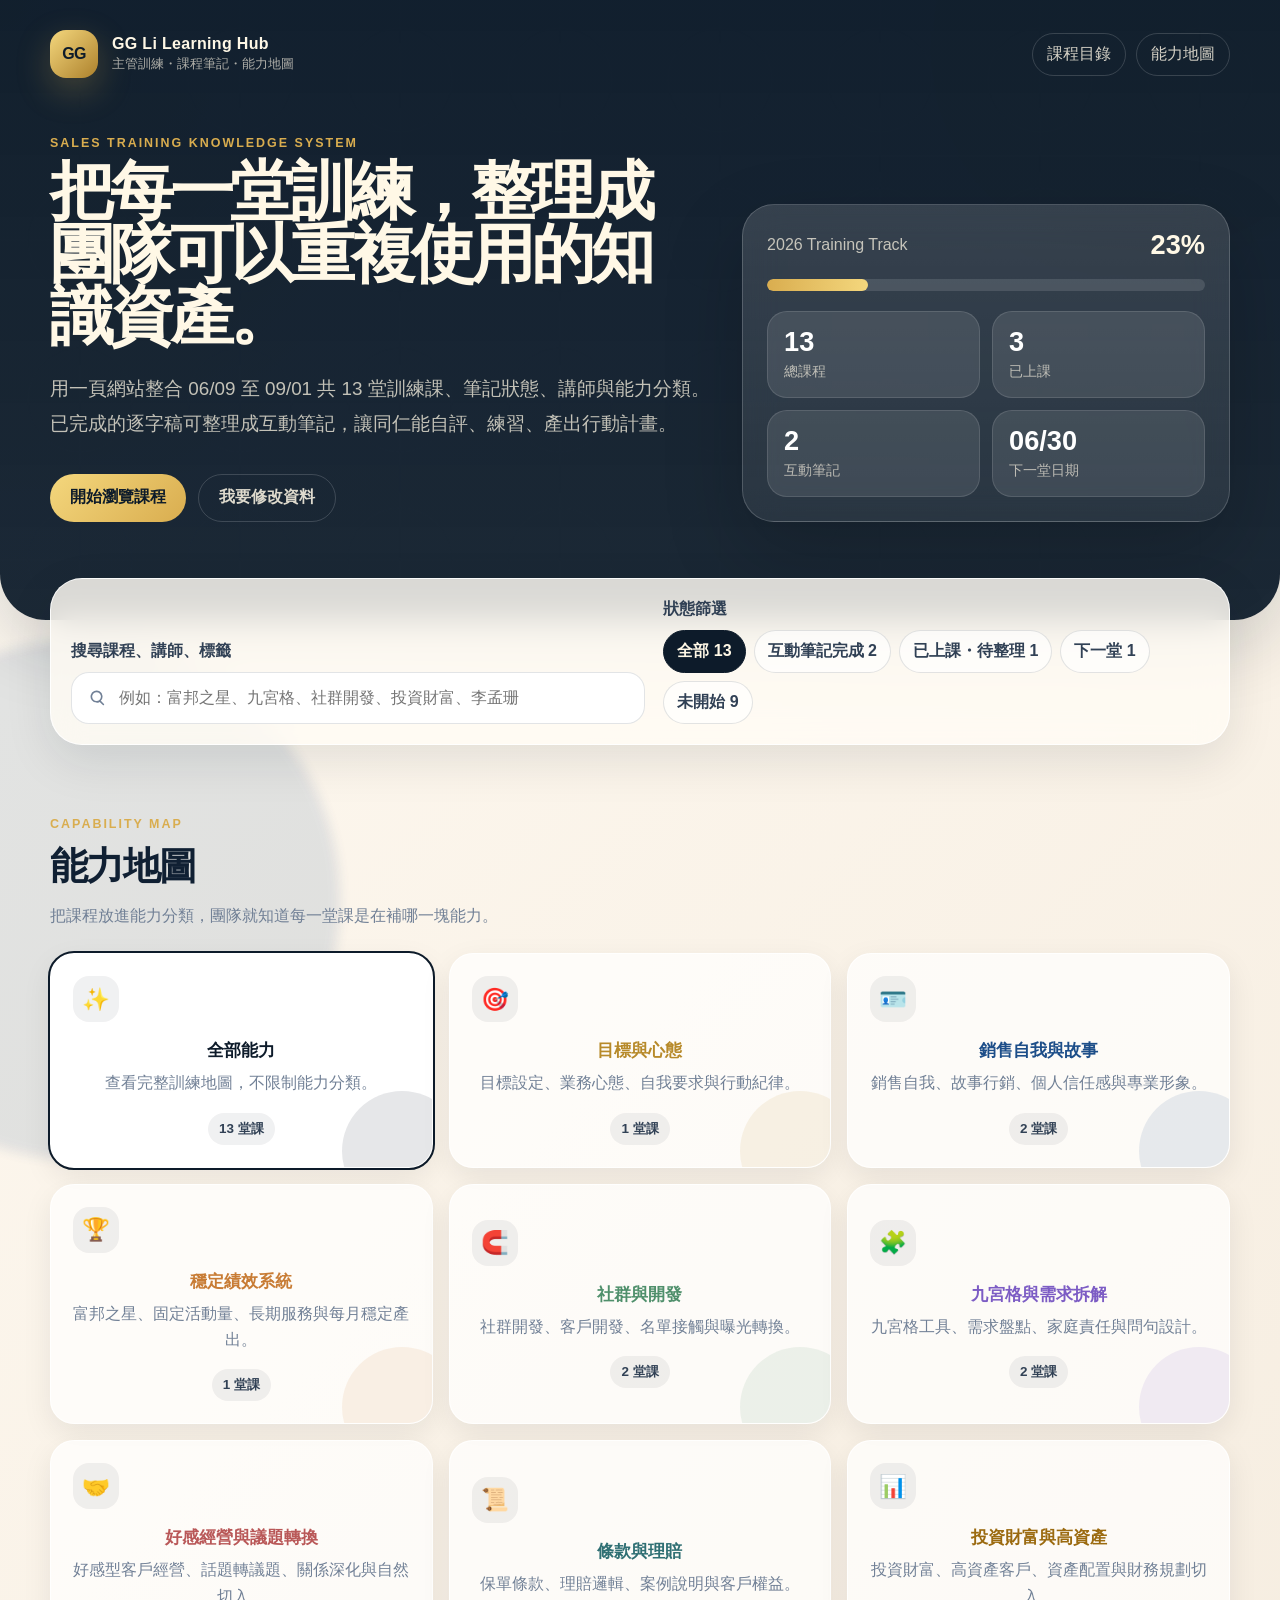
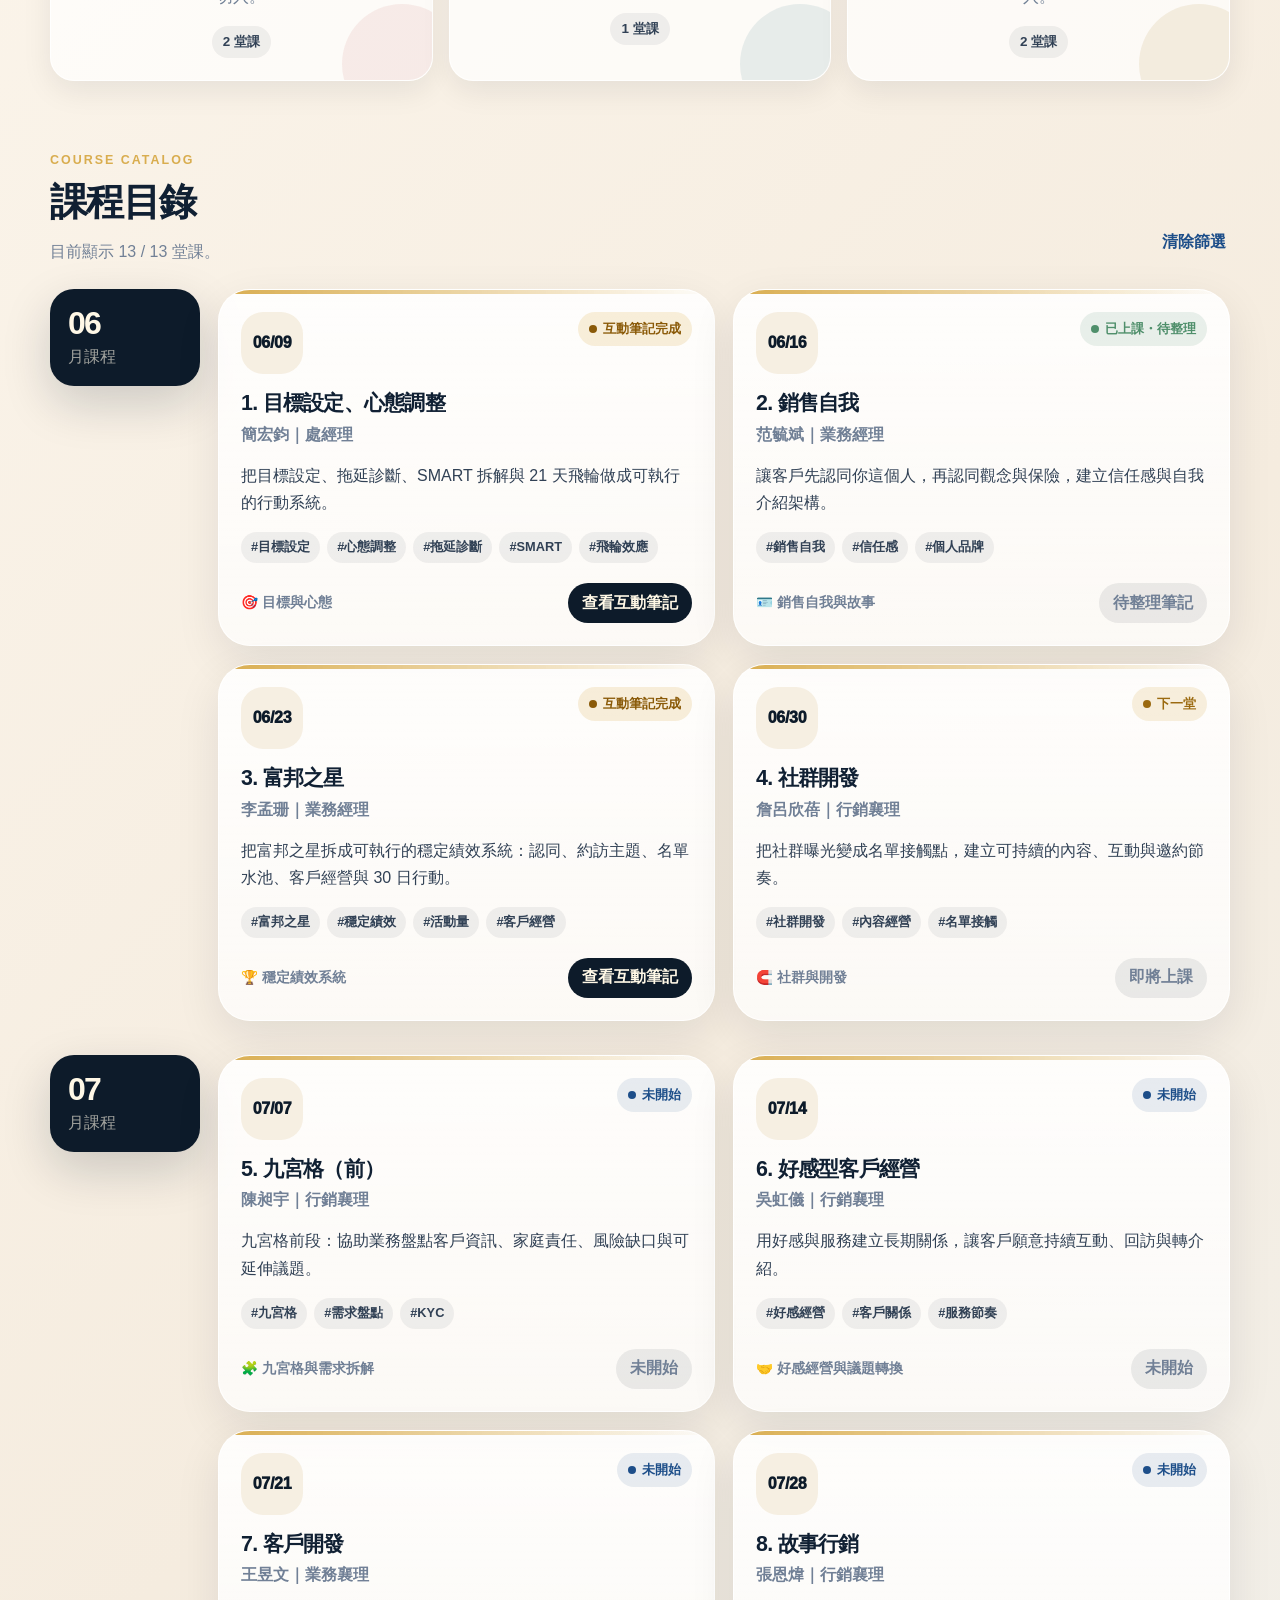
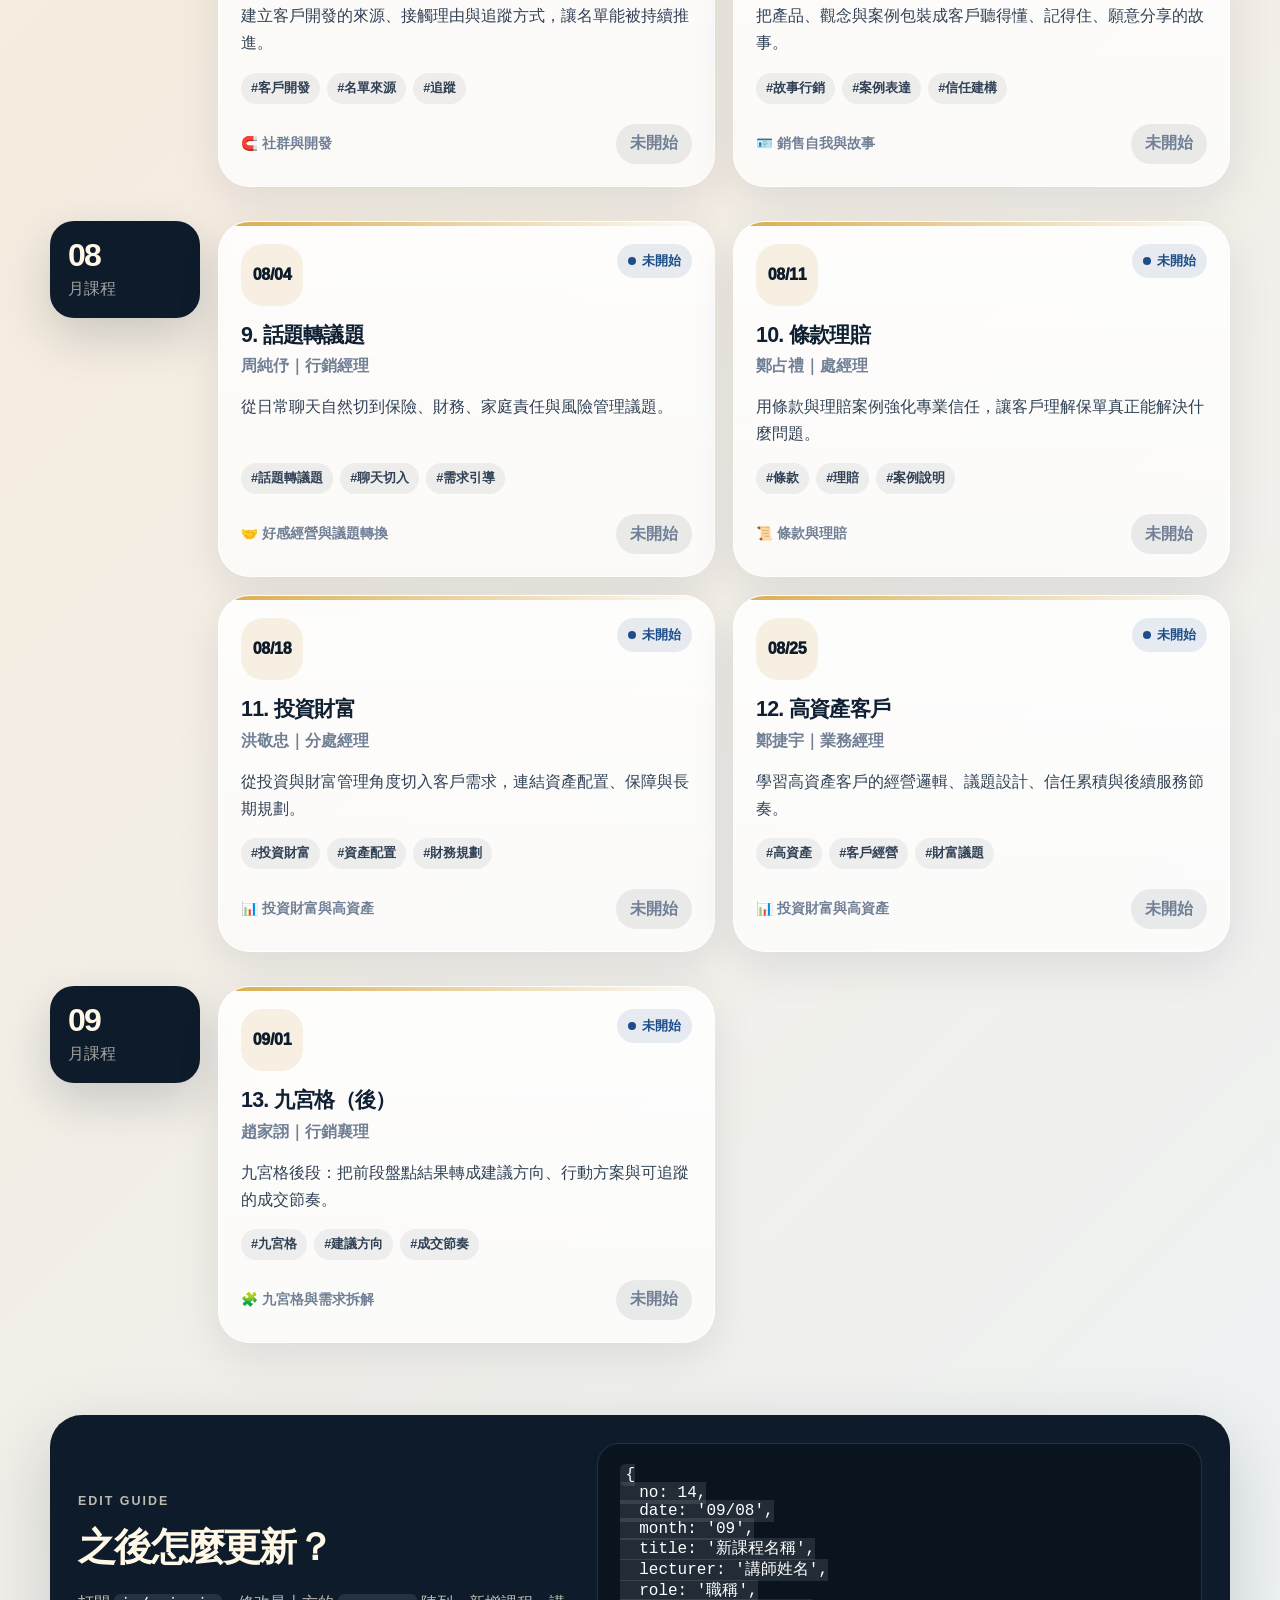
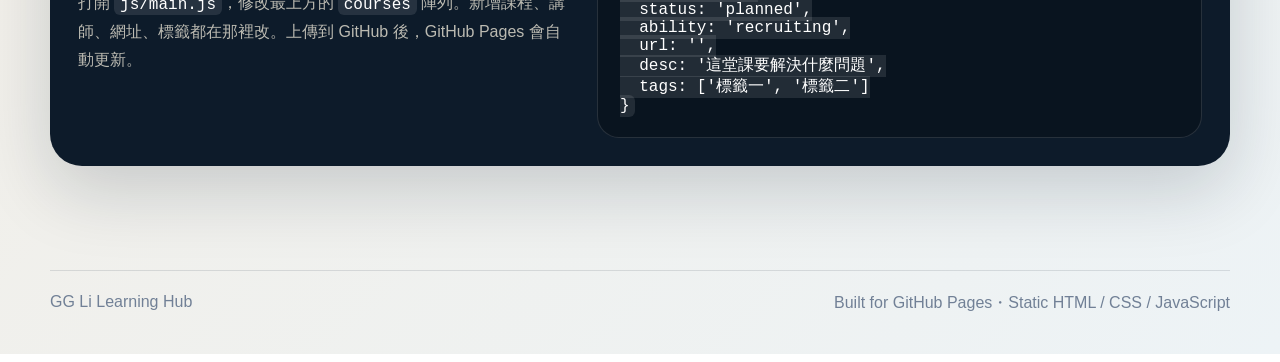
<file: index.html>
<!doctype html>
<html lang="zh-Hant">
<head>
  <meta charset="utf-8" />
  <meta name="viewport" content="width=device-width, initial-scale=1" />
  <meta name="description" content="GG Li 主管訓練知識庫：整合 06/09 至 09/01 共 13 堂課、互動筆記、能力地圖、講師資訊與學習狀態。" />
  <meta name="theme-color" content="#0d1b2a" />
  <title>GG Li Learning Hub｜訓練課程知識庫</title>
  <link rel="icon" href="assets/brand-mark.svg" type="image/svg+xml" />
  <link rel="stylesheet" href="css/style.css?v=20260623-full" />
</head>
<body>
  <div class="ambient ambient-one"></div>
  <div class="ambient ambient-two"></div>

  <header class="site-header">
    <nav class="topbar" aria-label="主選單">
      <a class="brand" href="#top" aria-label="回到首頁">
        <span class="brand-mark">GG</span>
        <span class="brand-text">
          <strong>GG Li Learning Hub</strong>
          <small>主管訓練・課程筆記・能力地圖</small>
        </span>
      </a>
      <div class="topbar-actions">
        <a class="ghost-link" href="#courses">課程目錄</a>
        <a class="ghost-link" href="#roadmap">能力地圖</a>
      </div>
    </nav>

    <section id="top" class="hero container">
      <div class="hero-copy">
        <p class="eyebrow">Sales Training Knowledge System</p>
        <h1>把每一堂訓練，整理成團隊可以重複使用的知識資產。</h1>
        <p class="hero-text">用一頁網站整合 06/09 至 09/01 共 13 堂訓練課、筆記狀態、講師與能力分類。已完成的逐字稿可整理成互動筆記，讓同仁能自評、練習、產出行動計畫。</p>
        <div class="hero-actions">
          <a class="primary-button" href="#courses">開始瀏覽課程</a>
          <a class="secondary-button" href="#edit-guide">我要修改資料</a>
        </div>
      </div>

      <aside class="hero-panel" aria-label="訓練進度總覽">
        <div class="panel-topline">
          <span>2026 Training Track</span>
          <strong id="progressPercent">0%</strong>
        </div>
        <div class="progress-shell" aria-hidden="true"><span id="progressBar"></span></div>
        <div class="metric-grid" id="metricGrid"></div>
      </aside>
    </section>
  </header>

  <main>
    <section class="container control-section" aria-label="搜尋與篩選">
      <div class="control-card">
        <div class="search-box">
          <label for="searchInput">搜尋課程、講師、標籤</label>
          <div class="search-input-wrap">
            <svg aria-hidden="true" viewBox="0 0 24 24"><path d="M10.7 18.2a7.5 7.5 0 1 1 5.3-2.2l4 4a1 1 0 0 1-1.4 1.4l-4-4a7.47 7.47 0 0 1-3.9 1.1Zm0-2a5.5 5.5 0 1 0 0-11 5.5 5.5 0 0 0 0 11Z"/></svg>
            <input id="searchInput" type="search" placeholder="例如：富邦之星、九宮格、社群開發、投資財富、李孟珊" autocomplete="off" />
          </div>
        </div>
        <div class="filter-block">
          <p>狀態篩選</p>
          <div class="chip-row" id="statusChips"></div>
        </div>
      </div>
    </section>

    <section id="roadmap" class="container section-block">
      <div class="section-heading">
        <p class="eyebrow">Capability Map</p>
        <h2>能力地圖</h2>
        <p>把課程放進能力分類，團隊就知道每一堂課是在補哪一塊能力。</p>
      </div>
      <div class="path-grid" id="pathGrid"></div>
    </section>

    <section id="courses" class="container section-block">
      <div class="section-heading split-heading">
        <div>
          <p class="eyebrow">Course Catalog</p>
          <h2>課程目錄</h2>
          <p id="resultSummary">正在整理課程...</p>
        </div>
        <button class="text-button" id="resetButton" type="button">清除篩選</button>
      </div>
      <div class="course-mount" id="courseMount"></div>
    </section>

    <section id="edit-guide" class="container section-block edit-guide">
      <div class="guide-card">
        <div>
          <p class="eyebrow">Edit Guide</p>
          <h2>之後怎麼更新？</h2>
          <p>打開 <code>js/main.js</code>，修改最上方的 <code>courses</code> 陣列。新增課程、講師、網址、標籤都在那裡改。上傳到 GitHub 後，GitHub Pages 會自動更新。</p>
        </div>
        <pre><code>{
  no: 14,
  date: '09/08',
  month: '09',
  title: '新課程名稱',
  lecturer: '講師姓名',
  role: '職稱',
  status: 'planned',
  ability: 'recruiting',
  url: '',
  desc: '這堂課要解決什麼問題',
  tags: ['標籤一', '標籤二']
}</code></pre>
      </div>
    </section>
  </main>

  <footer class="site-footer">
    <div class="container footer-inner">
      <p>GG Li Learning Hub</p>
      <p>Built for GitHub Pages・Static HTML / CSS / JavaScript</p>
    </div>
  </footer>

  <script src="js/main.js?v=20260623-full"></script>
</body>
</html>
</file>
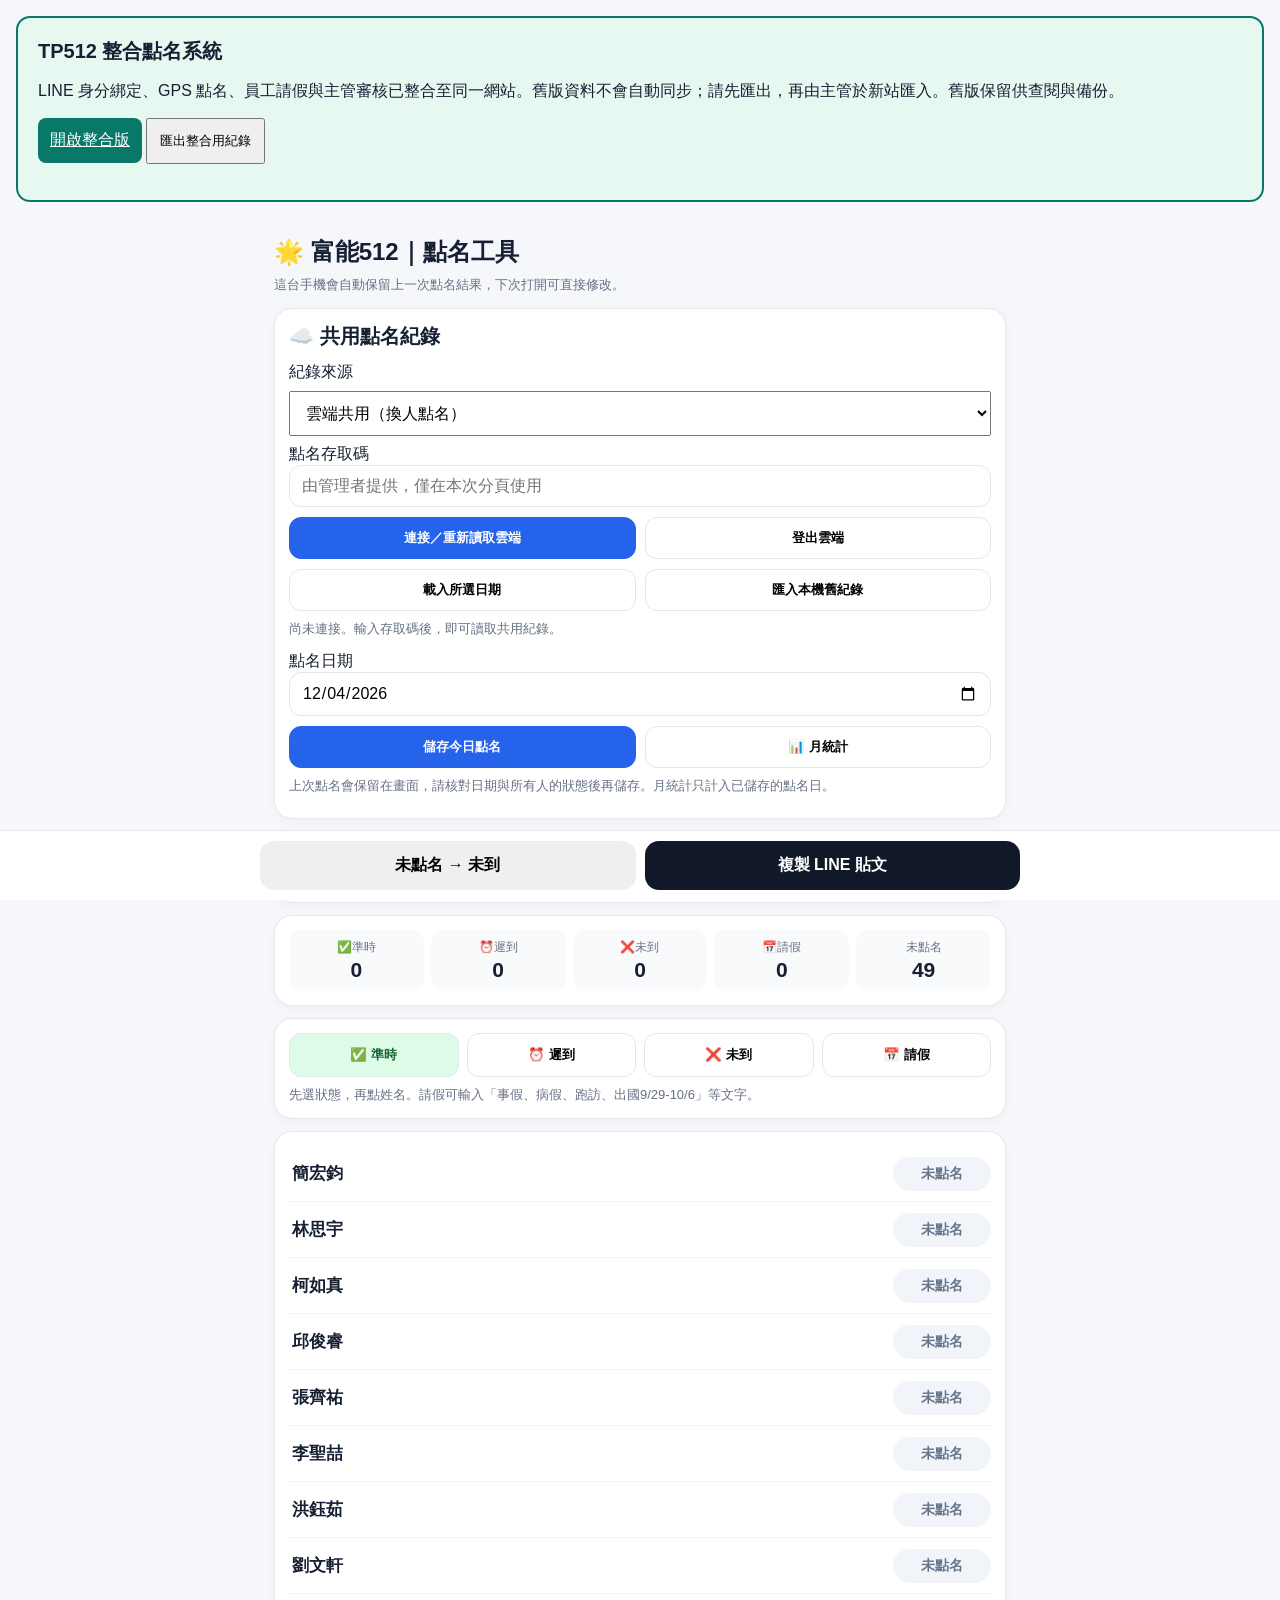
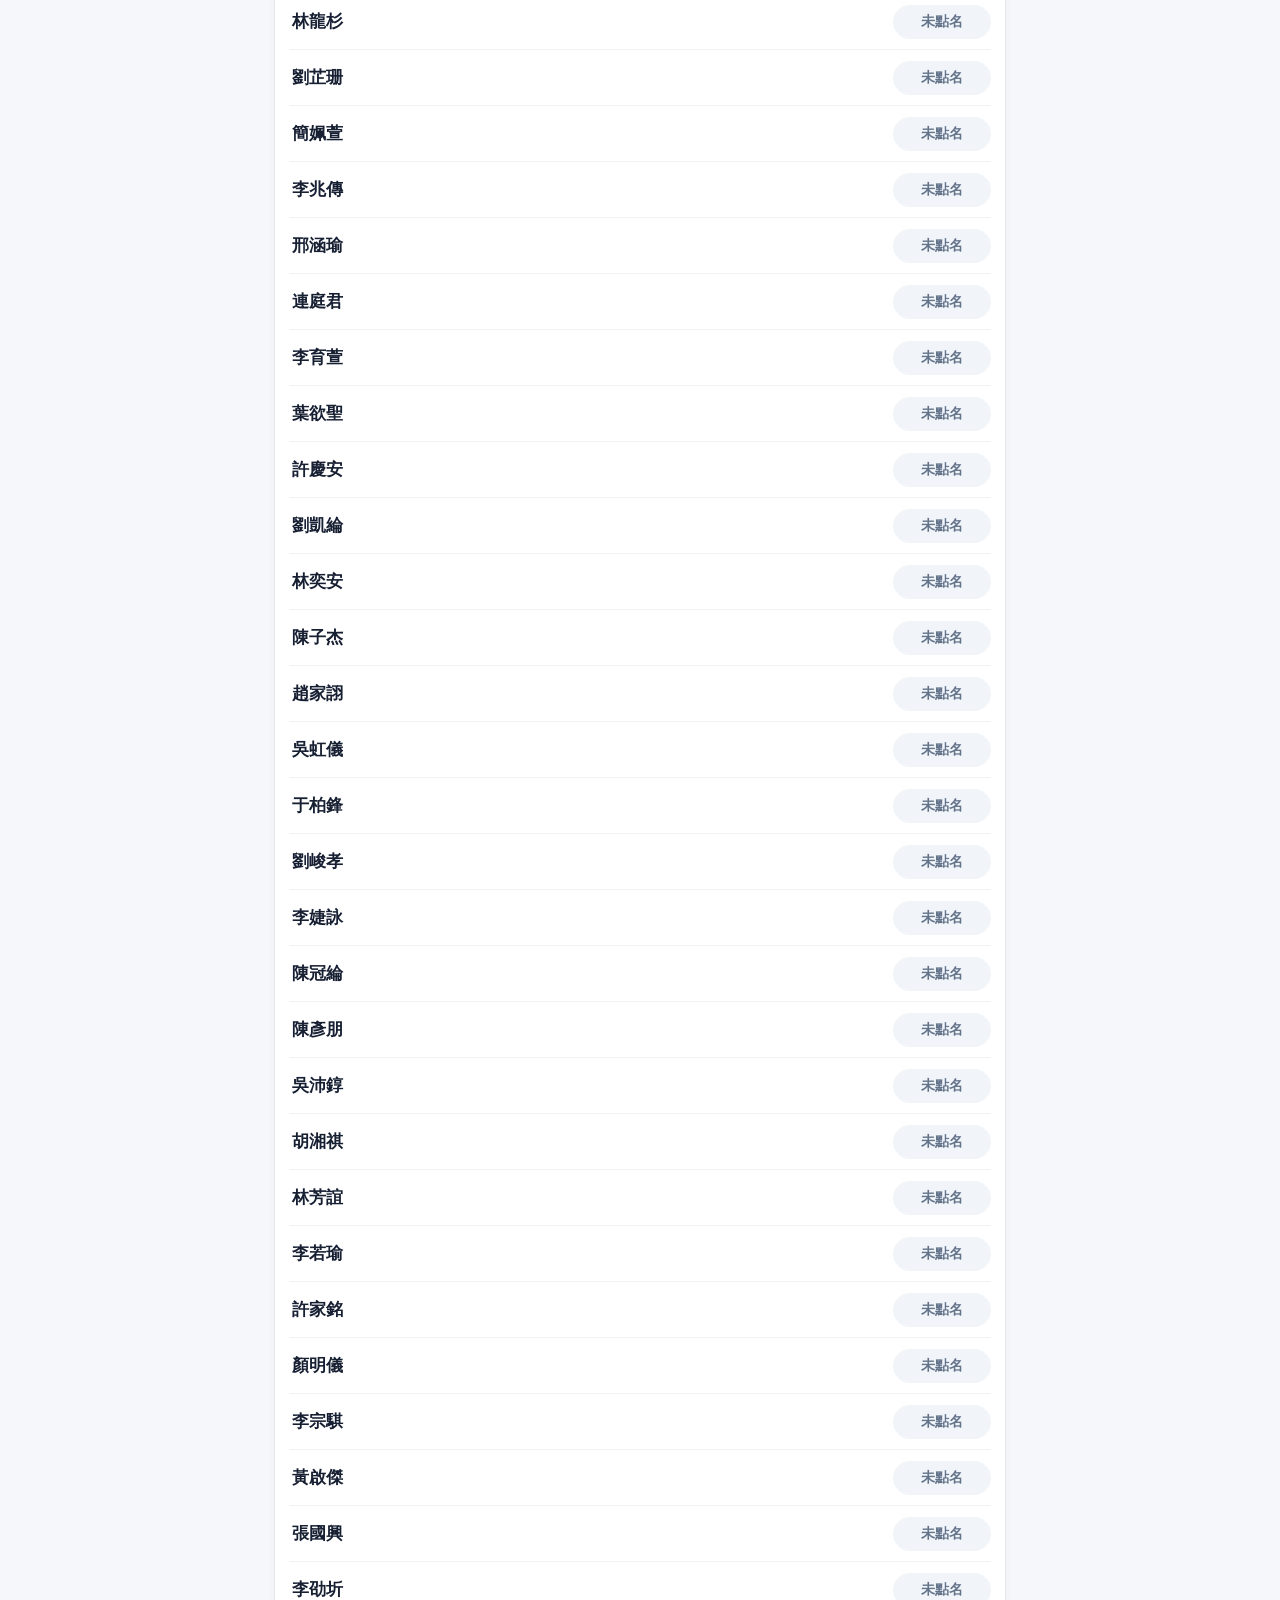
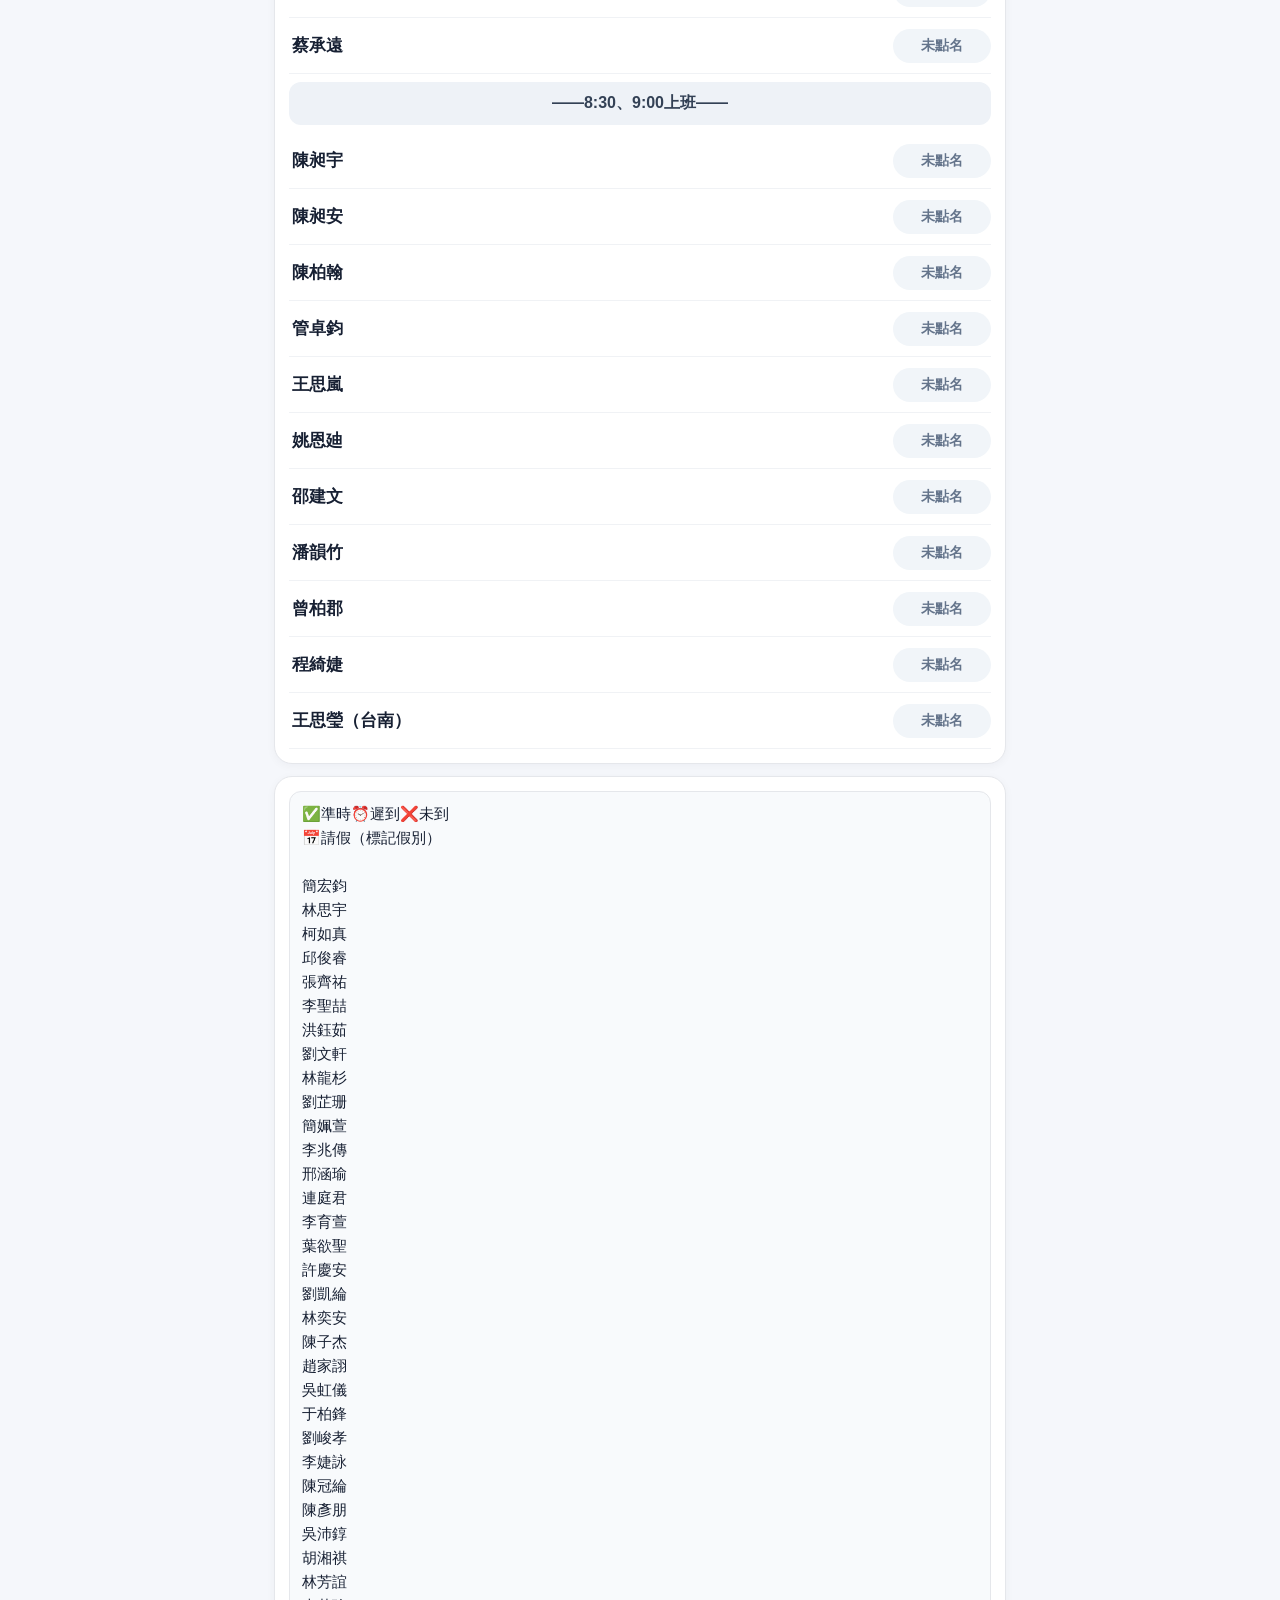
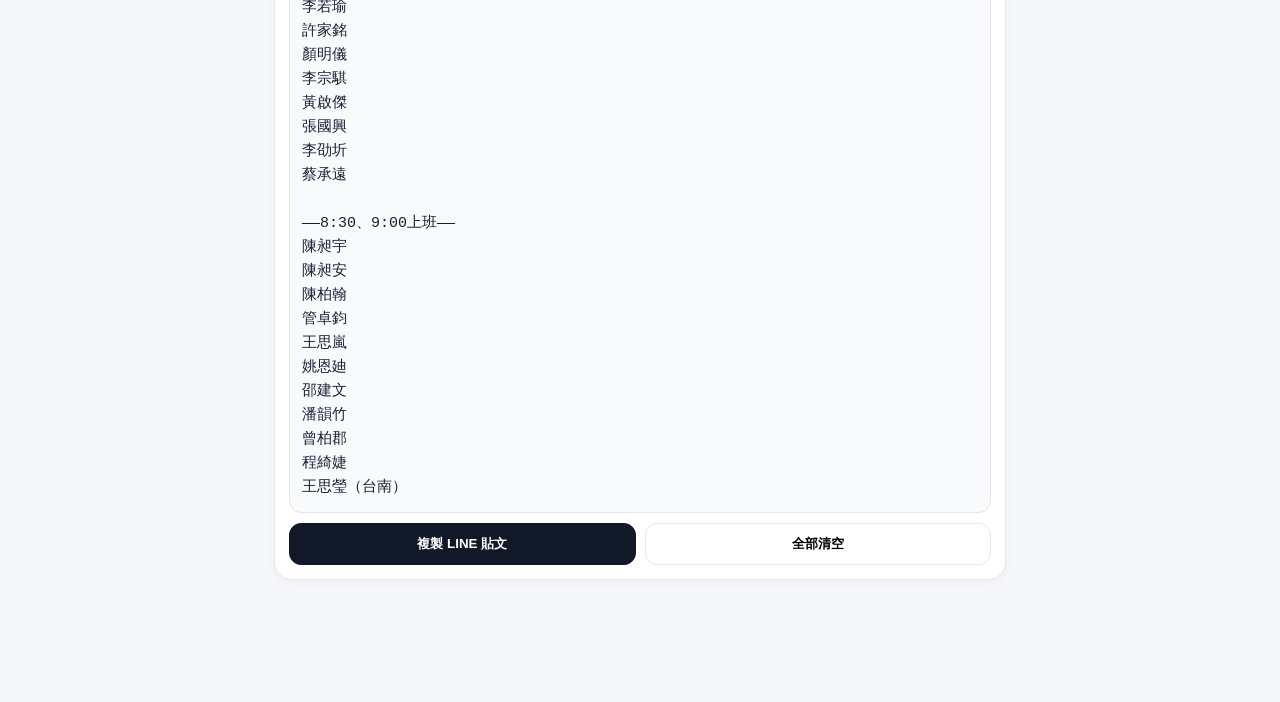
<file: attendance/index.html>
<!doctype html>
<html lang="zh-Hant">
<head>
<meta charset="utf-8">
<meta name="viewport" content="width=device-width,initial-scale=1,viewport-fit=cover">
<title>富能512 點名工具</title>
<style>
:root {
--bg:#f5f7fb; --card:#fff; --text:#172033; --muted:#667085; --line:#e5e7eb;
--green:#166534; --greenbg:#dcfce7; --amber:#92400e; --amberbg:#fef3c7;
--red:#991b1b; --redbg:#fee2e2; --purple:#5b21b6; --purplebg:#ede9fe;
--blue:#2563eb;
}
*{box-sizing:border-box}
body{margin:0;background:var(--bg);color:var(--text);font-family:-apple-system,BlinkMacSystemFont,"PingFang TC","Noto Sans TC","Segoe UI",sans-serif}
.wrap{max-width:760px;margin:auto;padding:16px 14px 110px}
h1{font-size:24px;margin:2px 0 8px}
.sub{font-size:13px;color:var(--muted);margin-bottom:14px}
.card{background:#fff;border:1px solid var(--line);border-radius:18px;padding:14px;margin-bottom:12px;box-shadow:0 2px 10px rgba(15,23,42,.04)}
.stats{display:grid;grid-template-columns:repeat(5,1fr);gap:7px}
.stat{background:#f8fafc;border-radius:12px;padding:9px 4px;text-align:center;font-size:12px;color:var(--muted)}
.stat b{display:block;color:var(--text);font-size:21px;margin-top:2px}
.modes{display:grid;grid-template-columns:repeat(4,1fr);gap:8px}
.mode{border:1px solid var(--line);background:#fff;border-radius:12px;padding:12px 6px;font-weight:800}
.mode.active[data-mode="present"]{background:var(--greenbg);color:var(--green)}
.mode.active[data-mode="late"]{background:var(--amberbg);color:var(--amber)}
.mode.active[data-mode="absent"]{background:var(--redbg);color:var(--red)}
.mode.active[data-mode="leave"]{background:var(--purplebg);color:var(--purple)}
.hint{font-size:13px;color:var(--muted);margin-top:9px}
.person{display:flex;align-items:center;gap:10px;border-bottom:1px solid #f0f2f5;padding:9px 0}
.name{flex:1;font-weight:750;font-size:17px;padding:7px 3px;cursor:pointer}
.badge{min-width:98px;text-align:center;border-radius:999px;padding:8px 10px;font-size:14px;font-weight:800;cursor:pointer}
.unset{background:#f1f5f9;color:#64748b}
.present{background:var(--greenbg);color:var(--green)}
.late{background:var(--amberbg);color:var(--amber)}
.absent{background:var(--redbg);color:var(--red)}
.leave{background:var(--purplebg);color:var(--purple)}
.divider{text-align:center;font-weight:900;background:#eef2f7;color:#334155;border-radius:12px;padding:11px;margin:8px 0}
.btn{border:1px solid var(--line);background:#fff;border-radius:12px;padding:11px 12px;font-weight:800}
.dark{background:#111827;color:#fff;border-color:#111827}
.blue{background:var(--blue);color:#fff;border-color:var(--blue)}
.actions{display:grid;grid-template-columns:1fr 1fr;gap:9px;margin-top:10px}
pre{white-space:pre-wrap;word-break:break-word;margin:0;background:#f8fafc;border:1px solid var(--line);border-radius:12px;padding:12px;line-height:1.6;font-size:15px}
.sticky{position:fixed;left:0;right:0;bottom:0;background:rgba(255,255,255,.96);backdrop-filter:blur(10px);border-top:1px solid var(--line);padding:10px 14px calc(10px + env(safe-area-inset-bottom))}
.stickyin{max-width:760px;margin:auto;display:grid;grid-template-columns:1fr 1fr;gap:9px}
.big{border:0;border-radius:14px;padding:14px 10px;font-weight:900;font-size:16px}
.modalbg{position:fixed;inset:0;background:rgba(15,23,42,.45);z-index:20;display:flex;align-items:flex-end;justify-content:center;padding:16px}
.modal{max-width:760px;width:100%;background:#fff;border-radius:20px;padding:16px}
.quick{display:grid;grid-template-columns:repeat(3,1fr);gap:8px;margin:10px 0}
.quick button{border:1px solid var(--line);background:#fff;border-radius:11px;padding:10px 5px;font-weight:750}
.hidden{display:none!important}
input{width:100%;border:1px solid var(--line);border-radius:12px;padding:11px 12px;font:inherit}
.row{display:flex;gap:8px}
.memory{display:flex;align-items:center;justify-content:space-between;gap:10px}
.memory .left{font-size:13px;color:var(--muted)}
.memory strong{color:var(--text)}
@media(max-width:480px){
.stats{grid-template-columns:repeat(3,1fr)}
.modes{grid-template-columns:repeat(2,1fr)}
}

.month-grid{display:grid;grid-template-columns:1fr 1fr;gap:12px}
.month-grid section{background:#f8fafc;border-radius:12px;padding:12px;min-width:0}
h2{font-size:20px;margin:0 0 12px}h3{font-size:16px;margin:0 0 10px}
.person-link{display:block;width:100%;text-align:left;margin:6px 0;overflow-wrap:anywhere}
#personDetail{margin-top:14px;padding:12px;border:1px solid var(--line);border-radius:12px}
#personDetail li{margin:10px 0;white-space:pre-wrap;overflow-wrap:anywhere}
#historyMessage{white-space:pre-wrap;line-height:1.6}
button{cursor:pointer}button:focus-visible,input:focus-visible{outline:3px solid #2563eb;outline-offset:2px}
@media(max-width:480px){.month-grid{grid-template-columns:1fr}}
</style>
</head>
<body><section style="margin:16px;padding:20px;background:#e7f8f1;border:2px solid #087968;border-radius:14px"><h2>TP512 整合點名系統</h2><p>LINE 身分綁定、GPS 點名、員工請假與主管審核已整合至同一網站。舊版資料不會自動同步；請先匯出，再由主管於新站匯入。舊版保留供查閱與備份。</p><a href="https://tp512-attendance.onrender.com" style="display:inline-block;padding:12px;background:#087968;color:white;border-radius:8px">開啟整合版</a> <button id="exportIntegration" type="button" style="padding:12px">匯出整合用紀錄</button><p id="exportIntegrationStatus" role="status"></p></section>
<div class="wrap">
<h1>🌟 富能512｜點名工具</h1>
<div class="sub">這台手機會自動保留上一次點名結果，下次打開可直接修改。</div>
<div class="card">
<h2>☁️ 共用點名紀錄</h2>
<label for="storageMode">紀錄來源</label>
<select id="storageMode" style="width:100%;padding:12px;margin:8px 0;font:inherit"><option value="cloud">雲端共用（換人點名）</option><option value="local">本機舊紀錄</option></select>
<div id="cloudControls">
<label for="accessCode">點名存取碼</label><input id="accessCode" type="password" autocomplete="off" placeholder="由管理者提供，僅在本次分頁使用">
<div class="actions"><button class="btn blue" id="connectCloud">連接／重新讀取雲端</button><button class="btn" id="disconnectCloud">登出雲端</button></div>
<div class="actions"><button class="btn" id="loadCloudDay">載入所選日期</button><button class="btn" id="importLocal">匯入本機舊紀錄</button></div>
<p id="cloudStatus" role="status" aria-live="polite" class="hint">尚未連接。輸入存取碼後，即可讀取共用紀錄。</p>
</div>
<label for="recordDate">點名日期</label>
<input type="date" id="recordDate">
<div class="actions"><button class="btn blue" id="saveDay">儲存今日點名</button><button class="btn" id="showMonthly">📊 月統計</button></div>
<div class="hint">上次點名會保留在畫面，請核對日期與所有人的狀態後再儲存。月統計只計入已儲存的點名日。</div>
<div id="historyMessage" class="hint" role="status" aria-live="polite"></div>
</div>
<div class="card hidden" id="monthlyPanel">
<h2>📊 月統計</h2>
<label for="reportMonth">選擇月份</label><input type="month" id="reportMonth">
<p class="hint">全勤＝當月所有已記錄點名日都是 ✅準時。有遲到、請假、未到或缺少紀錄，均不算全勤。</p>
<p class="hint">雲端共用：所有點名人員讀取同一份紀錄。本機舊紀錄：只在這台裝置，可另行匯入雲端。</p>
<p id="monthSummary" role="status"></p>
<div id="monthResults"></div>
<div id="personDetail" class="hidden" tabindex="-1"></div>
</div>
<div class="card memory">
<div class="left">上次保存：<strong id="savedAt">尚未保存</strong></div>
<button class="btn" id="clearMemory">清除記憶</button>
</div>
<div class="card">
<div class="stats">
<div class="stat">✅準時<b id="nPresent">0</b></div>
<div class="stat">⏰遲到<b id="nLate">0</b></div>
<div class="stat">❌未到<b id="nAbsent">0</b></div>
<div class="stat">📅請假<b id="nLeave">0</b></div>
<div class="stat">未點名<b id="nUnset">0</b></div>
</div>
</div>
<div class="card">
<div class="modes">
<button class="mode active" data-mode="present">✅ 準時</button>
<button class="mode" data-mode="late">⏰ 遲到</button>
<button class="mode" data-mode="absent">❌ 未到</button>
<button class="mode" data-mode="leave">📅 請假</button>
</div>
<div class="hint">先選狀態，再點姓名。請假可輸入「事假、病假、跑訪、出國9/29-10/6」等文字。</div>
</div>
<div class="card">
<div id="list"></div>
</div>
<div class="card">
<pre id="preview"></pre>
<div class="actions">
<button class="btn dark" id="copy1">複製 LINE 貼文</button>
<button class="btn" id="reset">全部清空</button>
</div>
</div>
</div>
<div class="sticky">
<div class="stickyin">
<button class="big" id="unsetToAbsent">未點名 → 未到</button>
<button class="big dark" id="copy2">複製 LINE 貼文</button>
</div>
</div>
<div id="leaveModal" class="modalbg hidden">
<div class="modal">
<div id="leaveName" style="font-size:18px;font-weight:900">請假註記</div>
<div class="quick">
<button data-note="事假">事假</button>
<button data-note="病假">病假</button>
<button data-note="喪假">喪假</button>
<button data-note="跑訪">跑訪</button>
<button data-note="公假">公假</button>
<button data-note="出國">出國</button>
</div>
<input id="leaveNote" placeholder="例如：出國9/29-10/6">
<div class="row" style="margin-top:10px">
<button class="btn dark" style="flex:1" id="confirmLeave">確定</button>
<button class="btn" style="flex:1" id="cancelLeave">取消</button>
</div>
</div>
</div>
<script>
const STORAGE_KEY = "funeng512_last_attendance_v3";
const BASE = [{"type": "person", "name": "簡宏鈞"}, {"type": "person", "name": "林思宇"}, {"type": "person", "name": "柯如真"}, {"type": "person", "name": "邱俊睿"}, {"type": "person", "name": "張齊祐"}, {"type": "person", "name": "李聖喆"}, {"type": "person", "name": "洪鈺茹"}, {"type": "person", "name": "劉文軒"}, {"type": "person", "name": "林龍杉"}, {"type": "person", "name": "劉芷珊"}, {"type": "person", "name": "簡姵萱"}, {"type": "person", "name": "李兆傳"}, {"type": "person", "name": "邢涵瑜"}, {"type": "person", "name": "連庭君"}, {"type": "person", "name": "李育萱"}, {"type": "person", "name": "葉欲聖"}, {"type": "person", "name": "許慶安"}, {"type": "person", "name": "劉凱綸"}, {"type": "person", "name": "林奕安"}, {"type": "person", "name": "陳子杰"}, {"type": "person", "name": "趙家詡"}, {"type": "person", "name": "吳虹儀"}, {"type": "person", "name": "于柏鋒"}, {"type": "person", "name": "劉峻孝"}, {"type": "person", "name": "李婕詠"}, {"type": "person", "name": "陳冠綸"}, {"type": "person", "name": "陳彥朋"}, {"type": "person", "name": "吳沛錞"}, {"type": "person", "name": "胡湘祺"}, {"type": "person", "name": "林芳誼"}, {"type": "person", "name": "李若瑜"}, {"type": "person", "name": "許家銘"}, {"type": "person", "name": "顏明儀"}, {"type": "person", "name": "李宗騏"}, {"type": "person", "name": "黃啟傑"}, {"type": "person", "name": "張國興"}, {"type": "person", "name": "李劭圻"}, {"type": "person", "name": "蔡承遠"}, {"type": "divider", "text": "——8:30、9:00上班——"}, {"type": "person", "name": "陳昶宇"}, {"type": "person", "name": "陳昶安"}, {"type": "person", "name": "陳柏翰"}, {"type": "person", "name": "管卓鈞"}, {"type": "person", "name": "王思嵐"}, {"type": "person", "name": "姚恩廸"}, {"type": "person", "name": "邵建文"}, {"type": "person", "name": "潘韻竹"}, {"type": "person", "name": "曾柏郡"}, {"type": "person", "name": "程綺婕"}, {"type": "person", "name": "王思瑩（台南）"}];
const $ = id => document.getElementById(id);
function blankState() {
return BASE.map(x => x.type==="person" ? {...x,status:"",note:""} : {...x});
}
function loadState() {
try {
const raw = localStorage.getItem(STORAGE_KEY);
if (!raw) return {items: blankState(), savedAt: null};
const parsed = JSON.parse(raw);
if (!parsed || !Array.isArray(parsed.items)) return {items: blankState(), savedAt: null};
return parsed;
} catch(e) {
return {items: blankState(), savedAt: null};
}
}
let store = loadState();
let state = store.items;
let mode = "present";
let leaveIndex = null;
function save() {
const now = new Date();
store = {items: state, savedAt: now.toISOString()};
try {
localStorage.setItem(STORAGE_KEY, JSON.stringify(store));
} catch(e) {
$("savedAt").textContent = "保存失敗";
alert("無法保存本機記憶，請確認瀏覽器允許儲存且空間足夠。");
return;
}
updateSavedAt();
}
function updateSavedAt() {
if (!store.savedAt) {
$("savedAt").textContent = "尚未保存";
return;
}
const d = new Date(store.savedAt);
$("savedAt").textContent = d.toLocaleString("zh-TW", {
month:"2-digit", day:"2-digit", hour:"2-digit", minute:"2-digit"
});
}
function statusText(item) {
if (!item.status) return ["未點名","unset"];
if (item.status==="present") return ["✅ 準時","present"];
if (item.status==="late") return ["⏰ 遲到","late"];
if (item.status==="absent") return ["❌ 未到","absent"];
return ["📅 "+(item.note || "請假"),"leave"];
}
function apply(index, status) {
const item = state[index];
if (status==="leave") {
leaveIndex = index;
$("leaveName").textContent = item.name + "｜請假註記";
$("leaveNote").value = item.status==="leave" ? (item.note || "") : "";
$("leaveModal").classList.remove("hidden");
return;
}
item.status = status;
item.note = "";
save();
render();
}
function buildPost() {
const out = ["✅準時⏰遲到❌未到","📅請假（標記假別）",""];
state.forEach(item => {
if (item.type==="divider") {
out.push("", item.text);
return;
}
let suffix = "";
if (item.status==="present") suffix = "✅";
else if (item.status==="late") suffix = "⏰";
else if (item.status==="absent") suffix = "❌";
else if (item.status==="leave") suffix = "📅" + (item.note || "請假");
out.push(item.name + suffix);
});
return out.join("\n");
}
function render() {
$("list").innerHTML = "";
state.forEach((item,index) => {
if (item.type==="divider") {
const d = document.createElement("div");
d.className = "divider";
d.textContent = item.text;
$("list").appendChild(d);
return;
}
const [label, cls] = statusText(item);
const row = document.createElement("div");
row.className = "person";
row.innerHTML = '<div class="name"></div><div class="badge"></div>';
row.querySelector(".name").textContent = item.name;
const badge = row.querySelector(".badge");
badge.textContent = label;
badge.className = "badge " + cls;
row.querySelector(".name").onclick = () => apply(index, mode);
badge.onclick = () => {
const order = ["","present","late","absent","leave"];
const cur = order.indexOf(item.status || "");
const next = order[(cur+1)%order.length];
if (next==="leave") return apply(index,"leave");
item.status = next;
item.note = "";
save();
render();
};
$("list").appendChild(row);
});
const people = state.filter(x=>x.type==="person");
$("nPresent").textContent = people.filter(x=>x.status==="present").length;
$("nLate").textContent = people.filter(x=>x.status==="late").length;
$("nAbsent").textContent = people.filter(x=>x.status==="absent").length;
$("nLeave").textContent = people.filter(x=>x.status==="leave").length;
$("nUnset").textContent = people.filter(x=>!x.status).length;
$("preview").textContent = buildPost();
updateSavedAt();
}
document.querySelectorAll(".mode").forEach(btn => {
btn.onclick = () => {
document.querySelectorAll(".mode").forEach(x=>x.classList.remove("active"));
btn.classList.add("active");
mode = btn.dataset.mode;
};
});
$("unsetToAbsent").onclick = () => {
if (!confirm("把所有尚未點名的人改成 ❌ 未到？")) return;
state.forEach(x => { if (x.type==="person" && !x.status) x.status="absent"; });
save();
render();
};
$("reset").onclick = () => {
if (!confirm("清空畫面上的點名結果？已儲存的每日紀錄不會刪除。")) return;
state = blankState();
save();
render();
};
$("clearMemory").onclick = () => {
if (!confirm("清除上次點名的本機記憶？已儲存的每日紀錄不會刪除。")) return;
localStorage.removeItem(STORAGE_KEY);
store = {items: blankState(), savedAt: null};
state = store.items;
render();
};
document.querySelectorAll("[data-note]").forEach(btn => {
btn.onclick = () => { $("leaveNote").value = btn.dataset.note; $("leaveNote").focus(); };
});
$("confirmLeave").onclick = () => {
if (leaveIndex===null) return;
state[leaveIndex].status = "leave";
state[leaveIndex].note = $("leaveNote").value.trim() || "請假";
leaveIndex = null;
$("leaveModal").classList.add("hidden");
save();
render();
};
$("cancelLeave").onclick = () => {
leaveIndex = null;
$("leaveModal").classList.add("hidden");
};
async function copyText() {
const text = buildPost();
try {
await navigator.clipboard.writeText(text);
alert("已複製，可以直接貼到 LINE。");
} catch(e) {
const ta = document.createElement("textarea");
ta.value = text;
ta.style.position = "fixed";
ta.style.opacity = "0";
document.body.appendChild(ta);
ta.focus(); ta.select();
document.execCommand("copy");
ta.remove();
alert("已複製，可以直接貼到 LINE。");
}
}
$("copy1").onclick = copyText;
$("copy2").onclick = copyText;
const HISTORY_KEY = "funeng512_daily_attendance_v1";
const VALID_STATUSES = ["present", "late", "absent", "leave"];
function localDate() {
const d = new Date();
return `${d.getFullYear()}-${String(d.getMonth()+1).padStart(2,"0")}-${String(d.getDate()).padStart(2,"0")}`;
}
function validDate(date) {
if (!/^\d{4}-\d{2}-\d{2}$/.test(date)) return false;
const d = new Date(date + "T12:00:00");
return !isNaN(d) && d.getFullYear() === Number(date.slice(0,4)) && d.getMonth()+1 === Number(date.slice(5,7)) && d.getDate() === Number(date.slice(8,10));
}
function readHistory() {
const raw = localStorage.getItem(HISTORY_KEY);
if (!raw) return {version:1, days:{}};
const data = JSON.parse(raw);
if (!data || data.version !== 1 || !data.days || typeof data.days !== "object" || Array.isArray(data.days)) throw new Error("Invalid history");
for (const [date, day] of Object.entries(data.days)) {
if (!validDate(date) || !day || !Array.isArray(day.people) || !day.people.length) throw new Error("Invalid day");
const names = new Set();
for (const p of day.people) {
if (!p || typeof p.name !== "string" || !p.name || names.has(p.name) || !VALID_STATUSES.includes(p.status) || typeof p.note !== "string") throw new Error("Invalid person");
names.add(p.name);
}
}
return data;
}
function monthlyStats(history, month) {
const days = Object.keys(history.days).filter(d=>d.startsWith(month+"-")).sort();
const people = new Map();
for (const date of days) {
for (const p of history.days[date].people) {
if (!people.has(p.name)) people.set(p.name, {name:p.name,present:0,late:0,absent:0,leave:0,recorded:0,leaves:[]});
const row = people.get(p.name);
row[p.status]++;
row.recorded++;
if (p.status === "leave") row.leaves.push({date,note:p.note});
}
}
return {days,people:[...people.values()].map(p=>({...p,perfect:days.length>0 && p.present===days.length}))};
}
function message(text) { $("historyMessage").textContent = text; }
function warnIncomplete(people) {
const remaining = people.filter(p=>!VALID_STATUSES.includes(p.status)).length;
const text = people.length
? `尚有 ${remaining} 人未點名，本次尚未儲存。\n\n請全部點完後，再按「儲存今日點名」。\n若確認剩下的人都沒到，可使用「未點名 → 未到」。`
: '目前沒有可儲存的人員資料，本次尚未儲存。';
message(text);
alert(text);
}
$("recordDate").value = localDate();
$("reportMonth").value = localDate().slice(0,7);
$("recordDate").onchange = () => message("已切換日期；畫面仍保留目前點名，儲存前請核對。");
$("saveDay").onclick = () => {
const date = $("recordDate").value;
if (!validDate(date) || date > localDate()) return message("請選擇有效的點名日期，不能儲存未來日期。");
const people = state.filter(p=>p.type==="person");
if (!people.length || people.some(p=>!VALID_STATUSES.includes(p.status))) return warnIncomplete(people);
let history;
try { history = readHistory(); }
catch(e) { return message("無法讀取每日紀錄，為避免覆蓋資料，本次未儲存。請確認瀏覽器允許本機儲存。"); }
if (history.days[date] && !confirm(`${date} 已有紀錄，要用目前畫面覆寫該日紀錄嗎？`)) return;
history.days[date] = {savedAt:new Date().toISOString(),people:people.map(p=>({name:p.name,status:p.status,note:p.note || ""}))};
try { localStorage.setItem(HISTORY_KEY, JSON.stringify(history)); }
catch(e) { return message("儲存失敗，請確認瀏覽器允許本機儲存且空間足夠。原有每日紀錄未變更。"); }
message(`已儲存 ${date}，共 ${people.length} 人。之後修改畫面時，請再次儲存才會更新每日紀錄。`);
$("reportMonth").value = date.slice(0,7);
renderMonthly();
};
function personButton(p, label, report) {
const b = document.createElement("button");
b.className = "btn person-link";
b.textContent = label;
b.onclick = () => showPerson(p, report);
return b;
}
function showPerson(p, report) {
const detail = $("personDetail");
detail.replaceChildren();
detail.classList.remove("hidden");
const heading = document.createElement("h3");
heading.textContent = `${p.name}｜${$("reportMonth").value}`;
const counts = document.createElement("p");
counts.textContent = `已記錄點名日 ${report.days.length} 天｜✅準時 ${p.present}｜📅請假 ${p.leave}｜⏰遲到 ${p.late}｜❌未到 ${p.absent}｜缺少紀錄 ${report.days.length-p.recorded}`;
detail.append(heading, counts);
const title = document.createElement("h3");
title.textContent = "每次請假的日期與理由";
detail.append(title);
if (!p.leaves.length) {
const empty = document.createElement("p"); empty.textContent = "本月沒有請假紀錄。"; detail.append(empty);
} else {
const list = document.createElement("ul");
for (const leave of p.leaves) { const li = document.createElement("li"); li.textContent = `${leave.date}：${leave.note || "未填寫理由"}`; list.append(li); }
detail.append(list);
}
detail.focus();
}
function renderMonthly() {
$("monthResults").replaceChildren();
$("personDetail").classList.add("hidden");
let history;
try { history = reportHistory(); }
catch(e) { $("monthSummary").textContent = e.message || "無法讀取每日紀錄，原資料未被覆寫。"; return; }
const month = $("reportMonth").value;
if (!/^\d{4}-\d{2}$/.test(month)) { $("monthSummary").textContent = "請選擇月份。"; return; }
const report = monthlyStats(history, month);
$("monthSummary").textContent = report.days.length ? `${month}｜已記錄 ${report.days.length} 個點名日（${report.days.join("、")}）。點姓名查看請假明細。` : "這個月尚無已儲存的點名紀錄。";
if (!report.days.length) return;
const grid = document.createElement("div"); grid.className = "month-grid";
for (const [title,key] of [["🏆 全勤名單","perfect"],["📅 請假最多","leave"],["⏰ 遲到最多","late"],["❌ 未到最多","absent"]]) {
const section = document.createElement("section");
const heading = document.createElement("h3"); heading.textContent = title; section.append(heading);
const rows = report.people.filter(p=>p[key]).sort((a,b)=>Number(b[key])-Number(a[key]) || a.name.localeCompare(b.name,"zh-Hant"));
if (!rows.length) { const empty = document.createElement("p"); empty.textContent = key==="perfect" ? "本月目前無全勤人員。" : "本月無此狀態紀錄。"; section.append(empty); }
for (const p of rows) section.append(personButton(p, `${p.name}　${key==="perfect" ? `${p.present}/${report.days.length} 天` : `${p[key]} 次`}`, report));
grid.append(section);
}
$("monthResults").append(grid);
const all = document.createElement("details");
const summary = document.createElement("summary"); summary.textContent = `所有人員（${report.people.length} 人）`; all.append(summary);
for (const p of report.people) all.append(personButton(p,p.name,report));
$("monthResults").append(all);
}
$("showMonthly").onclick = () => {
$("monthlyPanel").classList.toggle("hidden");
if (!$("monthlyPanel").classList.contains("hidden")) { renderMonthly(); $("monthlyPanel").scrollIntoView({behavior:"smooth",block:"start"}); }
};
$("reportMonth").onchange = renderMonthly;

const CLOUD_URL = 'https://script.google.com/macros/s/AKfycbxfioVRbU0U-MnjqICURVvB8tH9n1pAM8phq1Ba4zw_Coluw5GjYYK7xVocBcGQ3xFyjw/exec';
let cloudHistory = null;
let cloudKey = '';
let cloudBusy = false;
const localSaveDay = $("saveDay").onclick;
function cloudStatus(text) { $("cloudStatus").textContent = text; }
function isCloud() { return $("storageMode").value === 'cloud'; }
function reportHistory() {
if (!isCloud()) return readHistory();
if (!cloudHistory) throw new Error('請先連接雲端，才能查看共用月統計。');
return cloudHistory;
}
function busy(value) {
cloudBusy = value;
for (const id of ['saveDay','connectCloud','disconnectCloud','loadCloudDay','importLocal','storageMode','accessCode']) $(id).disabled = value;
}
async function cloudRequest(action, data = {}) {
if (!cloudKey) throw new Error('請先輸入存取碼並連接雲端。');
const controller = new AbortController();
const timeout = setTimeout(()=>controller.abort(),45000);
try {
const response = await fetch(CLOUD_URL, {method:'POST', redirect:'follow', credentials:'omit', headers:{'Content-Type':'text/plain;charset=UTF-8'}, body:JSON.stringify({action,...data,accessCode:cloudKey}),signal:controller.signal});
if (!response.ok) throw new Error('雲端服務暫時無法回應，請稍後重新讀取。');
let result;
try { result = await response.json(); } catch(e) { throw new Error('雲端回應格式不正確，請確認部署允許存取。'); }
if (!result.ok) {
const error = new Error(result.message || '雲端操作失敗'); error.code = result.error;
if (result.error === 'UNAUTHORIZED') { cloudKey=''; cloudHistory=null; }
throw error;
}
return result;
} catch(e) {
if (e.name === 'AbortError' || e instanceof TypeError) throw new Error('連線中斷或逾時，無法確認是否已儲存。請先重新讀取雲端並查看該日紀錄，勿直接重複儲存。');
throw e;
} finally { clearTimeout(timeout); }
}
async function refreshCloud() {
const result = await cloudRequest('read');
if (!result.history || result.history.version !== 1 || !result.history.days) throw new Error('雲端紀錄格式不正確');
cloudHistory = result.history;
cloudStatus(`已連接共用試算表，共 ${Object.keys(cloudHistory.days).length} 個點名日。`);
renderMonthly();
}
$("connectCloud").onclick = async () => {
if (cloudBusy) return;
cloudKey = $("accessCode").value.trim() || cloudKey;
if (!cloudKey) return cloudStatus('請輸入管理者提供的存取碼。');
cloudHistory = null; busy(true); cloudStatus('正在讀取雲端紀錄…');
try { await refreshCloud(); $("accessCode").value=''; }
catch(e) { cloudStatus(e.message); renderMonthly(); }
finally { busy(false); }
};
$("disconnectCloud").onclick = () => {
if (cloudBusy) return;
cloudKey=''; cloudHistory=null; $("accessCode").value='';
cloudStatus('已登出。'); renderMonthly();
};
$("storageMode").onchange = () => {
$("cloudControls").classList.toggle('hidden',!isCloud());
message(isCloud() ? '目前使用雲端共用紀錄；儲存成功後其他人即可讀取。' : '目前查看／儲存本機舊紀錄，不會自動同步至雲端。');
renderMonthly();
};
$("saveDay").onclick = async () => {
if (cloudBusy) return;
if (!isCloud()) return localSaveDay();
if (!cloudHistory) return message('請先連接雲端，再儲存今日點名。');
const date = $("recordDate").value;
if (!validDate(date) || date > localDate()) return message('請選擇有效日期，不能儲存未來日期。');
const people = state.filter(p=>p.type==='person').map(p=>({name:p.name,status:p.status,note:p.note || ''}));
if (!people.length || people.some(p=>!VALID_STATUSES.includes(p.status))) return warnIncomplete(people);
const previous = cloudHistory.days[date];
if (previous && !confirm(`${date} 雲端已有紀錄，確定以目前畫面更新？`)) return;
busy(true); message(`正在儲存 ${date} 至雲端…`);
try {
const result = await cloudRequest('save',{date,people,baseRevision:previous ? previous.revision : ''});
if (!result.day || !result.day.revision) throw new Error('未取得儲存確認，請重新讀取雲端確認紀錄。');
cloudHistory.days[date]=result.day;
$("reportMonth").value=date.slice(0,7); renderMonthly();
message(`已儲存 ${date} 至雲端，共 ${people.length} 人。其他點名人員按「重新讀取雲端」即可查看。`);
cloudStatus(`已連接共用試算表，共 ${Object.keys(cloudHistory.days).length} 個點名日。`);
} catch(e) {
message(e.message);
if (e.code === 'CONFLICT') { try { await refreshCloud(); } catch(refreshError) { cloudHistory=null; cloudStatus(refreshError.message); } }
else { cloudHistory=null; cloudStatus('請重新讀取雲端，確認最新紀錄後再操作。'); }
renderMonthly();
} finally { busy(false); }
};
$("loadCloudDay").onclick = () => {
if (cloudBusy) return;
if (!cloudHistory) return message('請先連接雲端。');
const day = cloudHistory.days[$("recordDate").value];
if (!day) return message('所選日期尚無雲端紀錄，畫面保持不變。');
if (!confirm('要用所選日期的雲端紀錄取代目前畫面？尚未儲存的畫面修改將被取代。')) return;
state=blankState().map(p=>{
if (p.type!=='person') return p;
const found=day.people.find(x=>x.name===p.name);
return found ? {...p,status:found.status,note:found.note} : p;
});
save(); render(); message('已載入所選日期的雲端紀錄。修改後請再次儲存。');
};
$("importLocal").onclick = async () => {
if (cloudBusy) return;
if (!cloudHistory) return message('請先連接雲端。');
let local;
try { local=readHistory(); } catch(e) { return message('無法讀取本機舊紀錄，未進行匯入。'); }
const dates=Object.keys(local.days).sort();
if (!dates.length) return message('這台裝置沒有可匯入的每日紀錄。');
if (!confirm(`將檢查並匯入本機 ${dates.length} 個點名日。雲端已存在的日期會跳過，不會覆寫；本機原始紀錄會保留。確定繼續？`)) return;
busy(true); let imported=0,skipped=0;
try {
await refreshCloud();
for (const date of dates) {
if (cloudHistory.days[date]) { skipped++; continue; }
message(`匯入中：${date}…`);
try {
const result=await cloudRequest('save',{date,people:local.days[date].people,baseRevision:''});
if (!result.day || !result.day.revision) throw new Error('未取得儲存確認');
cloudHistory.days[date]=result.day; imported++;
} catch(e) { if (e.code==='CONFLICT') { skipped++; } else throw e; }
}
await refreshCloud();
message(`匯入完成：新增 ${imported} 天、跳過雲端已有的 ${skipped} 天。本機原始紀錄保留；跳過日期可載入雲端紀錄核對。`);
} catch(e) { cloudHistory=null; renderMonthly(); message(`匯入中止：已確認新增 ${imported} 天、跳過 ${skipped} 天。${e.message} 本機紀錄仍保留，可重新連接後再匯入。`); }
finally { busy(false); }
};

document.getElementById('exportIntegration').onclick=function(){
 try{
  const data=isCloud()?cloudHistory:readHistory();
  if(!data)throw new Error('請先連接雲端，或切換本機舊紀錄。');
  const blob=new Blob([JSON.stringify(data,null,2)],{type:'application/json'});
  const url=URL.createObjectURL(blob),a=document.createElement('a');
  a.href=url;a.download='TP512_legacy_'+localDate()+'.json';a.click();setTimeout(()=>URL.revokeObjectURL(url),1000);
  document.getElementById('exportIntegrationStatus').textContent='已匯出 '+Object.keys(data.days).length+' 個點名日。請至整合版主管後台匯入。原始資料仍保留。';
 }catch(e){document.getElementById('exportIntegrationStatus').textContent=e.message;}
};

render();
</script>
</body>
</html>
</file>
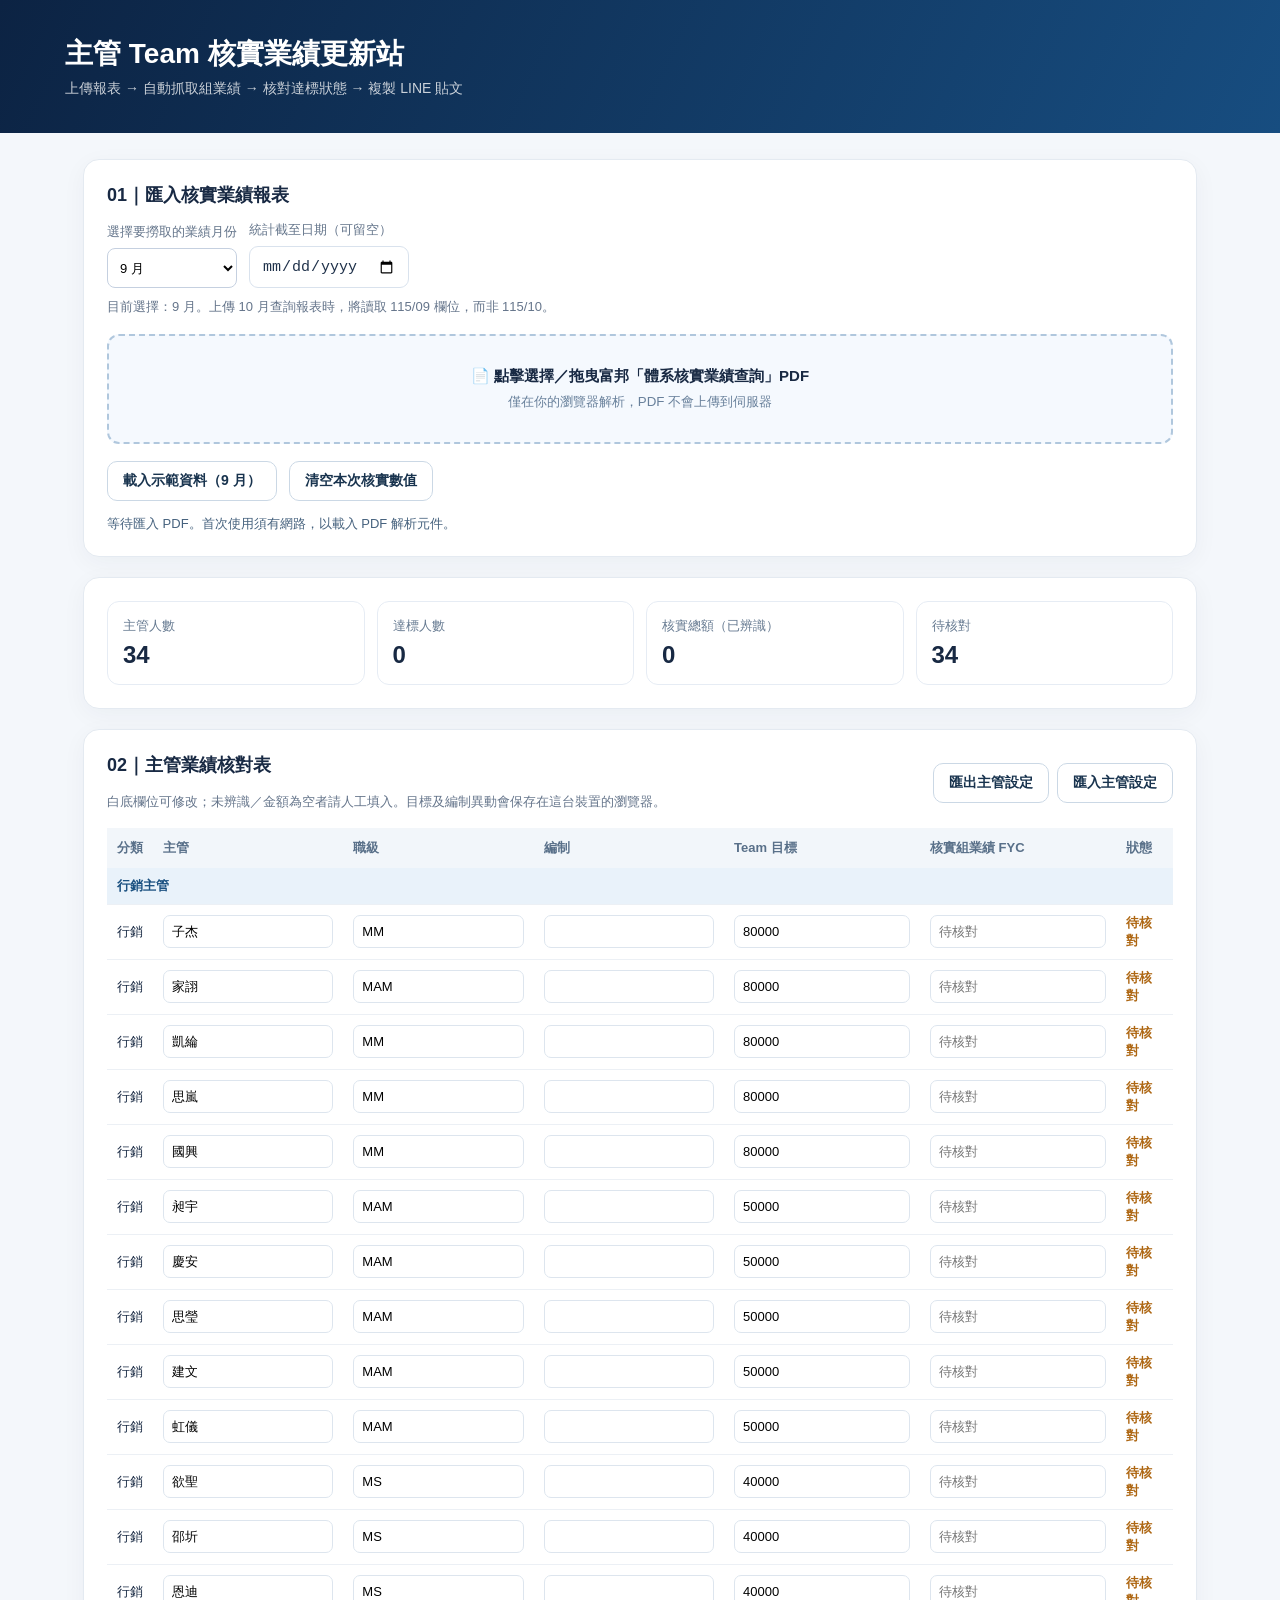
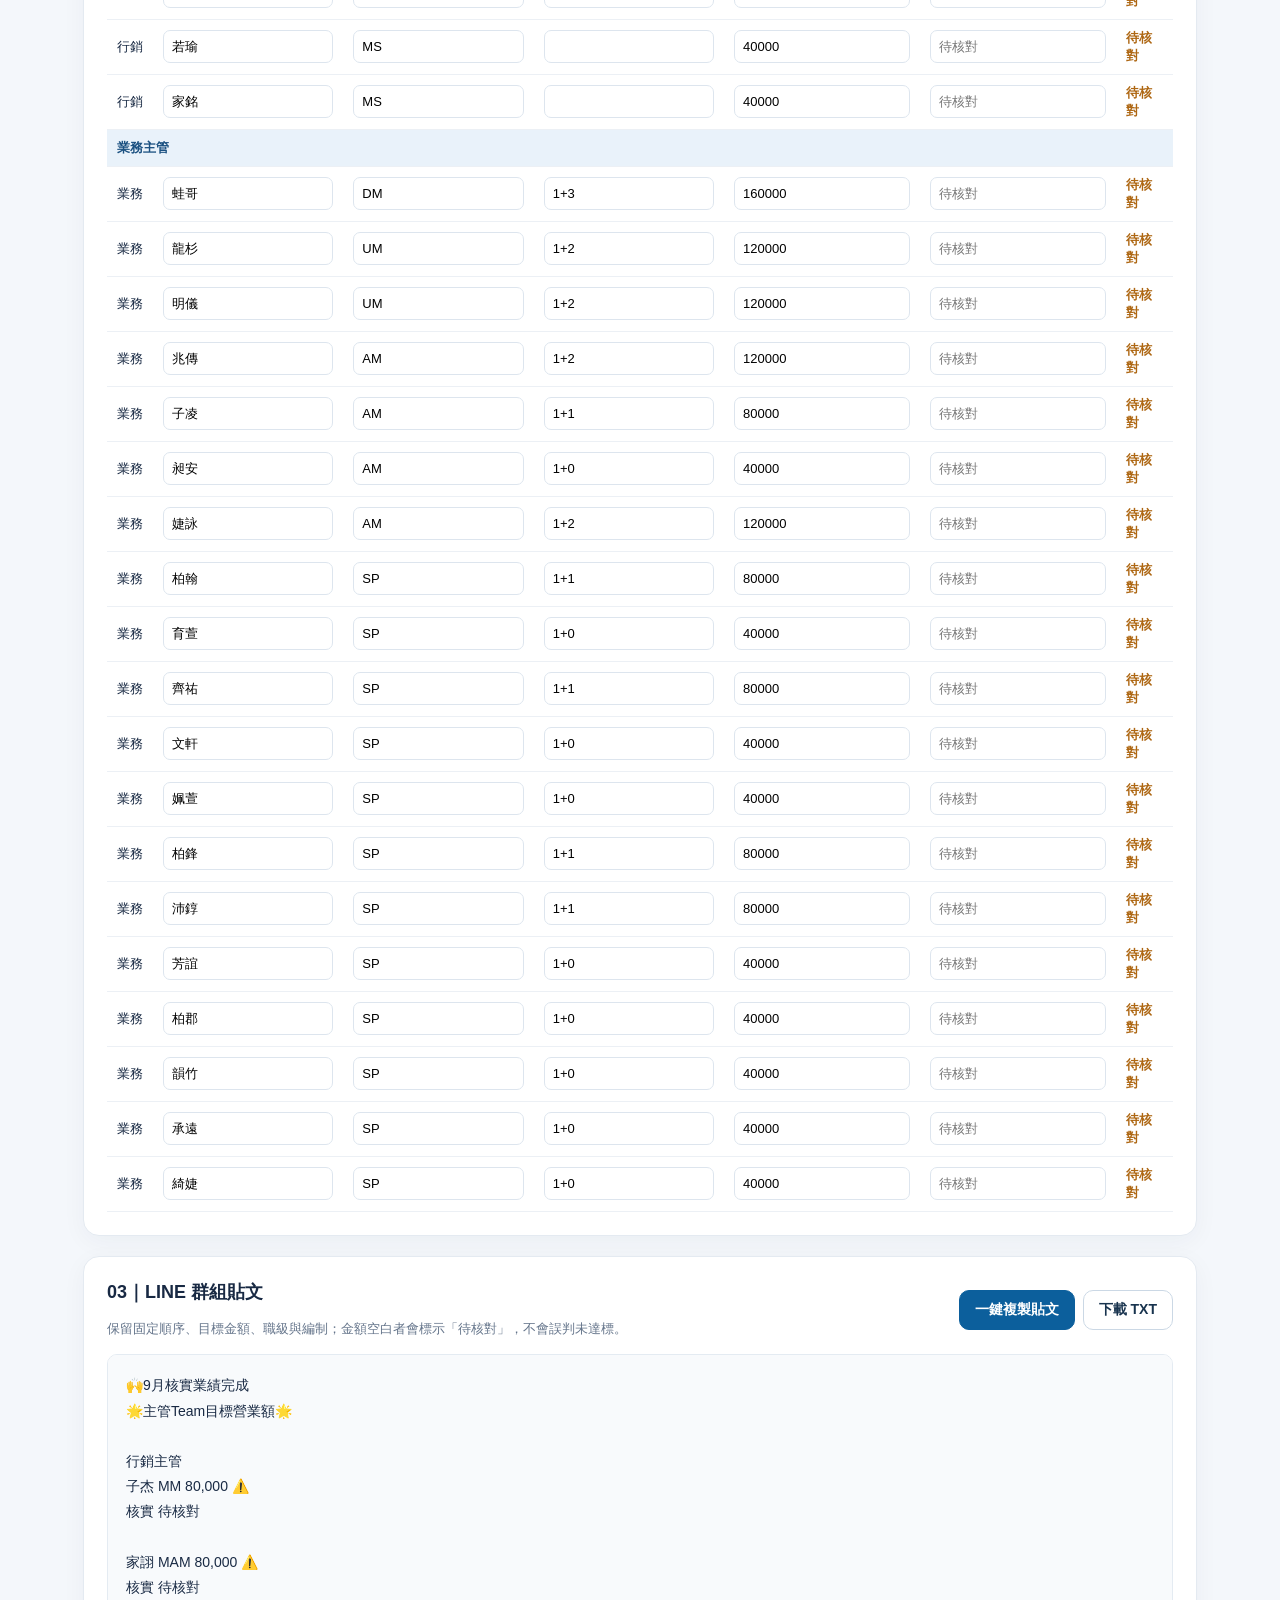
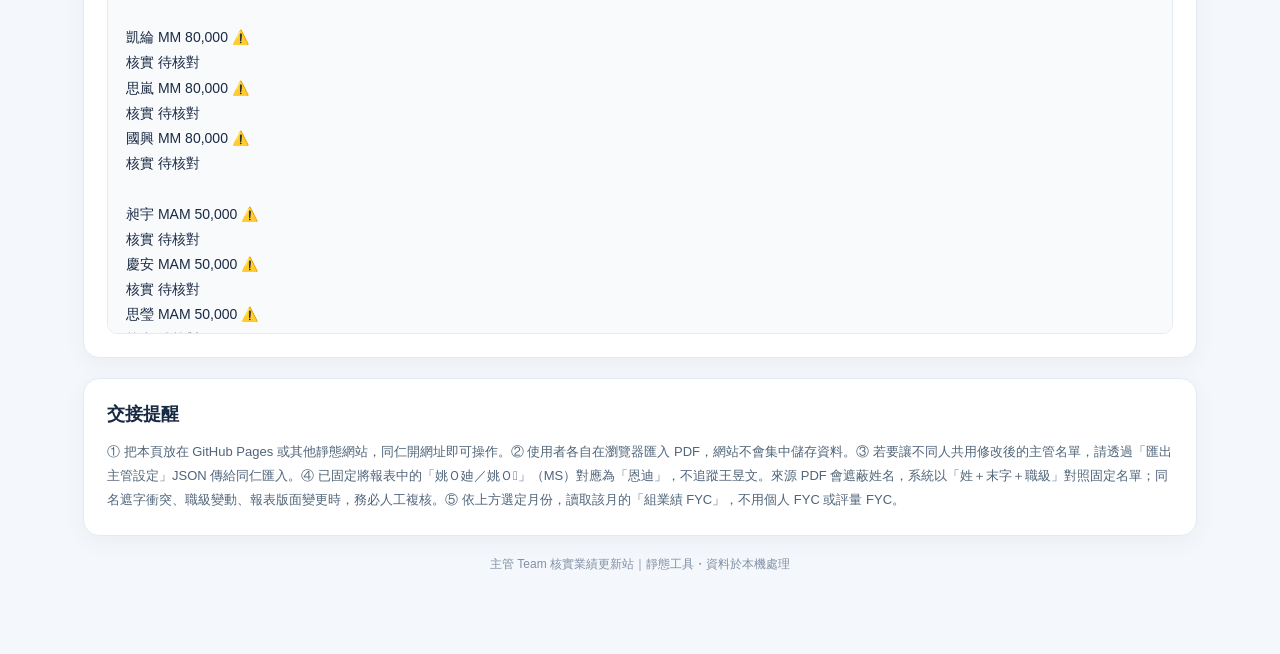
<file: performance/index.html>
<!doctype html><html lang="zh-Hant"><head><meta charset="utf-8"><meta name="viewport" content="width=device-width,initial-scale=1"><title>主管 Team 核實業績更新站</title><style> select{font:inherit;min-height:40px;padding:8px;border:1px solid #c5d0e0;border-radius:8px;background:white} 
:root{font-family:Inter,'Noto Sans TC',-apple-system,BlinkMacSystemFont,'Segoe UI',sans-serif;color:#182943;background:#f4f7fb}*{box-sizing:border-box}body{margin:0}header{background:linear-gradient(115deg,#0c2343,#174d80);color:white;padding:35px max(24px,calc((100vw - 1150px)/2));}header h1{margin:0 0 7px;font-size:28px}header p{margin:0;opacity:.78;font-size:14px}.wrap{max-width:1150px;margin:26px auto;padding:0 18px 55px}.panel{background:white;border:1px solid #e4eaf1;box-shadow:0 6px 24px #152f4b0b;border-radius:16px;padding:23px;margin-bottom:20px}h2{font-size:18px;margin:0 0 14px}p.hint{color:#65758b;font-size:13px;margin:8px 0 0;line-height:1.65}.controls{display:flex;gap:12px;flex-wrap:wrap;align-items:end}.field{display:flex;flex-direction:column;gap:7px;font-size:13px;color:#64758b}.field input{border:1px solid #d9e2ed;border-radius:9px;padding:10px 12px;min-height:42px;font-size:15px;color:#1f314a;max-width:260px}.upload{position:relative;border:2px dashed #b0c7dd;background:#f5f9fe;min-height:110px;border-radius:12px;display:flex;align-items:center;justify-content:center;flex-direction:column;cursor:pointer;gap:7px;margin:17px 0}.upload strong{font-size:15px}.upload small{color:#68809b}.upload input{position:absolute;inset:0;width:100%;height:100%;opacity:0;cursor:pointer}.btn{border:1px solid #cbd8e5;border-radius:10px;padding:10px 15px;background:white;color:#18334e;font-weight:650;cursor:pointer;font-size:14px}.btn.primary{background:#0c5f9c;color:white;border-color:#0c5f9c}.btn:hover{filter:brightness(.96)}.btn:disabled{opacity:.5;cursor:not-allowed}.status{font-size:13px;color:#46627e;margin:14px 0 0;white-space:pre-line}.stats{display:grid;grid-template-columns:repeat(4,1fr);gap:12px}.stat{border:1px solid #e6ecf4;border-radius:12px;padding:15px}.stat span{display:block;color:#667a91;font-size:13px}.stat strong{font-size:24px;display:block;margin-top:6px}.toolbar{display:flex;gap:8px;justify-content:space-between;align-items:center;flex-wrap:wrap;margin-bottom:15px}.toolbar .buttons{display:flex;gap:8px;flex-wrap:wrap}.pill{display:inline-block;border-radius:20px;padding:3px 9px;background:#e9f3ff;color:#1262a0;font-size:12px;font-weight:700}.scroll{overflow:auto}table{border-collapse:collapse;width:100%;font-size:13px;min-width:790px}th{text-align:left;background:#f2f6fa;color:#597089;padding:11px 10px;white-space:nowrap}td{padding:9px 10px;border-bottom:1px solid #ecf0f5}td input{width:100%;min-width:83px;border:1px solid #dde5ee;border-radius:7px;padding:8px;font:inherit}td input[type=number]{min-width:120px}.group-row td{background:#e9f2fa;color:#1b5181;font-weight:750}.ok{color:#168257;font-weight:800}.no{color:#b0444d;font-weight:800}.unknown{color:#ae6713;font-weight:650}.preview{white-space:pre-wrap;background:#f8fafc;border:1px solid #e4ebf2;padding:18px;border-radius:10px;line-height:1.8;font-size:14px;max-height:580px;overflow:auto}.warning{color:#a35d16;background:#fff7eb;padding:12px;border-radius:10px;font-size:13px;line-height:1.7}.guide{font-size:13px;line-height:1.85;color:#50657a}footer{font-size:12px;color:#8391a4;text-align:center}@media(max-width:740px){header{padding:25px 20px}header h1{font-size:23px}.stats{grid-template-columns:repeat(2,1fr)}.panel{padding:16px}}
</style></head><body><header><h1>主管 Team 核實業績更新站</h1><p>上傳報表 → 自動抓取組業績 → 核對達標狀態 → 複製 LINE 貼文</p></header><main class="wrap"><section class="panel"><h2>01｜匯入核實業績報表</h2><div class="controls"><label class="field">選擇要撈取的業績月份<select id="month"><option value="1">1 月</option><option value="2">2 月</option><option value="3">3 月</option><option value="4">4 月</option><option value="5">5 月</option><option value="6">6 月</option><option value="7">7 月</option><option value="8">8 月</option><option value="9" selected>9 月</option><option value="10">10 月</option><option value="11">11 月</option><option value="12">12 月</option></select></label><label class="field">統計截至日期（可留空）<input id="date" type="date"></label></div><p class="hint" id="monthHelp">目前選擇：9 月。上傳 10 月查詢報表時，將讀取 115/09 欄位，而非 115/10。</p><label class="upload"><strong>📄 點擊選擇／拖曳富邦「體系核實業績查詢」PDF</strong><small>僅在你的瀏覽器解析，PDF 不會上傳到伺服器</small><input id="pdf" type="file" accept="application/pdf,.pdf"></label><div class="controls"><button id="loadSample" class="btn" type="button">載入示範資料（9 月）</button><button id="resetValues" class="btn" type="button">清空本次核實數值</button></div><p id="status" class="status">等待匯入 PDF。首次使用須有網路，以載入 PDF 解析元件。</p></section><section class="panel"><div class="stats"><div class="stat"><span>主管人數</span><strong id="count">34</strong></div><div class="stat"><span>達標人數</span><strong id="passed">—</strong></div><div class="stat"><span>核實總額（已辨識）</span><strong id="sum">—</strong></div><div class="stat"><span>待核對</span><strong id="pending">34</strong></div></div></section><section class="panel"><div class="toolbar"><div><h2>02｜主管業績核對表</h2><p class="hint">白底欄位可修改；未辨識／金額為空者請人工填入。目標及編制異動會保存在這台裝置的瀏覽器。</p></div><div class="buttons"><button class="btn" id="exportConfig">匯出主管設定</button><label class="btn" style="cursor:pointer">匯入主管設定<input id="importConfig" type="file" accept="application/json,.json" hidden></label></div></div><div id="alerts"></div><div class="scroll"><table><thead><tr><th>分類</th><th>主管</th><th>職級</th><th>編制</th><th>Team 目標</th><th>核實組業績 FYC</th><th>狀態</th></tr></thead><tbody id="tbody"></tbody></table></div></section><section class="panel"><div class="toolbar"><div><h2>03｜LINE 群組貼文</h2><p class="hint">保留固定順序、目標金額、職級與編制；金額空白者會標示「待核對」，不會誤判未達標。</p></div><div class="buttons"><button id="copy" class="btn primary">一鍵複製貼文</button><button id="download" class="btn">下載 TXT</button></div></div><div id="preview" class="preview"></div></section><section class="panel"><h2>交接提醒</h2><div class="guide">① 把本頁放在 GitHub Pages 或其他靜態網站，同仁開網址即可操作。② 使用者各自在瀏覽器匯入 PDF，網站不會集中儲存資料。③ 若要讓不同人共用修改後的主管名單，請透過「匯出主管設定」JSON 傳給同仁匯入。④ 已固定將報表中的「姚Ｏ廸／姚Ｏ」（MS）對應為「恩迪」，不追蹤王昱文。來源 PDF 會遮蔽姓名，系統以「姓＋末字＋職級」對照固定名單；同名遮字衝突、職級變動、報表版面變更時，務必人工複核。⑤ 依上方選定月份，讀取該月的「組業績 FYC」，不用個人 FYC 或評量 FYC。</div></section><footer>主管 Team 核實業績更新站｜靜態工具・資料於本機處理</footer></main><script type="module">
const entries=[
['行銷主管','子杰','MM','',80000,'陳Ｏ杰|MM',54813],['行銷主管','家詡','MAM','',80000,'趙Ｏ詡|MM',161414],['行銷主管','凱綸','MM','',80000,'劉Ｏ綸|MM',31242],['行銷主管','思嵐','MM','',80000,'王Ｏ嵐|MM',73346],['行銷主管','國興','MM','',80000,'張Ｏ興|MM',58420],
['行銷主管','昶宇','MAM','',50000,'陳Ｏ宇|MAM',50432],['行銷主管','慶安','MAM','',50000,'許Ｏ安|MAM',62187],['行銷主管','思瑩','MAM','',50000,'王Ｏ瑩|MAM',67439],['行銷主管','建文','MAM','',50000,'邵Ｏ文|MAM',21462],['行銷主管','虹儀','MAM','',50000,'吳Ｏ儀|MAM',68538],
['行銷主管','欲聖','MS','',40000,'葉Ｏ聖|MS',5150],['行銷主管','邵圻','MS','',40000,'李Ｏ圻|MS',53982],['行銷主管','恩迪','MS','',40000,'姚Ｏ廸|MS',94175],['行銷主管','若瑜','MS','',40000,'李Ｏ瑜|MS',58254],['行銷主管','家銘','MS','',40000,'許Ｏ銘|MS',37133],
['業務主管','蛙哥','DM','1+3',160000,'簡Ｏ鈞|DM',270881],['業務主管','龍杉','UM','1+2',120000,'林Ｏ杉|UM',86543],['業務主管','明儀','UM','1+2',120000,'顏Ｏ儀|UM',39995],['業務主管','兆傳','AM','1+2',120000,'李Ｏ傳|AM',96379],['業務主管','子凌','AM','1+1',80000,'張Ｏ凌|AM',10849],['業務主管','昶安','AM','1+0',40000,'陳Ｏ安|AM',57456],['業務主管','婕詠','AM','1+2',120000,'李Ｏ詠|AM',32864],
['業務主管','柏翰','SP','1+1',80000,'陳Ｏ翰|SP',7681],['業務主管','育萱','SP','1+0',40000,'李Ｏ萱|SP',59796],['業務主管','齊祐','SP','1+1',80000,'張Ｏ祐|SP',17551],['業務主管','文軒','SP','1+0',40000,'劉Ｏ軒|SP',49417],['業務主管','姵萱','SP','1+0',40000,'簡Ｏ萱|SP',25875],['業務主管','柏鋒','SP','1+1',80000,'于Ｏ鋒|SP',5768],['業務主管','沛錞','SP','1+1',80000,'吳Ｏ錞|SP',1409],['業務主管','芳誼','SP','1+0',40000,'林Ｏ誼|SP',63809],['業務主管','柏郡','SP','1+0',40000,'曾Ｏ郡|SP',5396],['業務主管','韻竹','SP','1+0',40000,'潘Ｏ竹|SP',25330],['業務主管','承遠','SP','1+0',40000,'蔡Ｏ遠|SP',43164],['業務主管','綺婕','SP','1+0',40000,'程Ｏ婕|SP',5072]
];
let rows=entries.map((a,i)=>({id:i,group:a[0],name:a[1],role:a[2],team:a[3],target:a[4],key:a[5],sample:a[6],value:null}));
try{const cfg=JSON.parse(localStorage.getItem('teamManagerCfg')||'null');if(Array.isArray(cfg)&&cfg.length===rows.length)rows.forEach((r,i)=>{for(const k of ['name','role','team','target','key'])if(cfg[i][k]!==undefined)r[k]=cfg[i][k]})}catch{}
const $=id=>document.getElementById(id),fmt=n=>Number(n).toLocaleString('en-US'),persist=()=>localStorage.setItem('teamManagerCfg',JSON.stringify(rows.map(({name,role,team,target,key})=>({name,role,team,target,key}))));let notice='';
function update(){let html='',last='';for(const r of rows){if(r.group!==last){html+=`<tr class="group-row"><td colspan="7">${r.group}</td></tr>`;last=r.group}const state=r.value===null?'待核對':r.value>=r.target?'✅ 達標':'❌ 未達標';html+=`<tr><td>${r.group==='行銷主管'?'行銷':'業務'}</td><td><input data-id="${r.id}" data-k="name" value="${esc(r.name)}" aria-label="姓名"></td><td><input data-id="${r.id}" data-k="role" value="${esc(r.role)}" aria-label="職級"></td><td><input data-id="${r.id}" data-k="team" value="${esc(r.team)}" aria-label="編制"></td><td><input data-id="${r.id}" data-k="target" type="number" min="0" value="${r.target}" aria-label="目標"></td><td><input data-id="${r.id}" data-k="value" type="number" min="0" placeholder="待核對" value="${r.value??''}" aria-label="核實 FYC"></td><td class="${r.value===null?'unknown':r.value>=r.target?'ok':'no'}">${state}</td></tr>`} $('tbody').innerHTML=html;const known=rows.filter(r=>r.value!==null);$('count').textContent=rows.length;$('passed').textContent=known.filter(r=>r.value>=r.target).length;$('pending').textContent=rows.length-known.length;$('sum').textContent=fmt(known.reduce((s,r)=>s+r.value,0));$('preview').textContent=post();$('alerts').innerHTML=notice?`<p class="warning">${esc(notice)}</p>`:''}
function esc(s){return String(s).replaceAll('&','&amp;').replaceAll('<','&lt;').replaceAll('>','&gt;').replaceAll('"','&quot;')}
function post(){let m=+$('month').value||new Date().getMonth()+1, d=$('date').value;let str=`🙌${m}月核實業績${d?`（截至${Number(d.slice(5,7))}/${Number(d.slice(8,10))}）`: '完成'}\n🌟主管Team目標營業額🌟\n`;for(const group of ['行銷主管','業務主管']){str+=`\n${group}\n`;let previousRole=null;for(const r of rows.filter(r=>r.group===group)){if(group==='行銷主管'&&previousRole!==null&&previousRole!==r.role)str+='\n';previousRole=r.role;let name=r.name+(r.team?r.team:'');str+=`${name} ${r.role} ${fmt(r.target)} ${r.value===null?'⚠️':r.value>=r.target?'✅':'❌'}\n核實 ${r.value===null?'待核對':fmt(r.value)}\n`;} }return str.trim()}
$('tbody').addEventListener('change',e=>{const t=e.target,id=+t.dataset.id,k=t.dataset.k;if(!k)return;rows[id][k]=k==='value'?(t.value===''?null:Math.max(0,+t.value)):k==='target'?Math.max(0,+t.value):t.value;if(k!=='value')persist();update()});$('month').addEventListener('change',()=>{rows.forEach(r=>r.value=null);$('date').value='';notice='月份已變更，請重新上傳報表，以免混用月份。';$('monthHelp').textContent=`目前選擇：${$('month').value} 月。請上傳包含該月份的報表。`;update()});$('date').addEventListener('input',update);
$('loadSample').onclick=()=>{rows.forEach(r=>r.value=r.sample);$('month').value=9;$('date').value='';notice='目前是示範資料（9 月）；上傳 PDF 後會以新數值取代。';$('status').textContent='已載入 9 月示範資料';update()};$('resetValues').onclick=()=>{rows.forEach(r=>r.value=null);notice='';$('status').textContent='已清空數值，請上傳本月 PDF';update()};$('copy').onclick=async()=>{try{await navigator.clipboard.writeText(post());$('copy').textContent='✅ 已複製';setTimeout(()=>$('copy').textContent='一鍵複製貼文',1600)}catch{const t=document.createElement('textarea');t.value=post();document.body.append(t);t.select();document.execCommand('copy');t.remove();alert('貼文已複製')}};
function download(name,text,type){const a=document.createElement('a');a.href=URL.createObjectURL(new Blob([text],{type}));a.download=name;a.click();setTimeout(()=>URL.revokeObjectURL(a.href),500)}$('download').onclick=()=>download(`主管核實業績_${$('month').value}月.txt`,post(),'text/plain;charset=utf-8');$('exportConfig').onclick=()=>download('主管業績名單設定.json',JSON.stringify(rows.map(({name,role,team,target,key})=>({name,role,team,target,key})),null,2),'application/json');$('importConfig').onchange=async e=>{try{let a=JSON.parse(await e.target.files[0].text());if(!Array.isArray(a)||a.length!==rows.length)throw Error('主管設定格式或筆數不符');rows.forEach((r,i)=>{for(const k of ['name','role','team','target','key'])if(a[i][k]!==undefined)r[k]=a[i][k]});persist();notice='已匯入主管設定';update()}catch(e){alert(e.message)}e.target.value=''};
$('pdf').addEventListener('change',async e=>{const file=e.target.files?.[0];if(!file)return;rows.forEach(r=>r.value=null);notice='';$('status').textContent='正在載入 PDF 並辨識組業績…';update();try{const pdfjs=await import('https://cdnjs.cloudflare.com/ajax/libs/pdf.js/4.10.38/pdf.min.mjs');pdfjs.GlobalWorkerOptions.workerSrc='https://cdnjs.cloudflare.com/ajax/libs/pdf.js/4.10.38/pdf.worker.min.mjs';const doc=await pdfjs.getDocument({data:await file.arrayBuffer()}).promise;let events=[],monthFromPdf=null,dayFromPdf=null;const selectedMonth=Number($('month').value);let columnIndex=null;
for(let p=1;p<=doc.numPages;p++){const page=await doc.getPage(p),tc=await page.getTextContent(),items=tc.items.filter(it=>it.str?.trim()).map(it=>({s:it.str.trim(),x:it.transform[4],y:page.view[3]-it.transform[5]}));items.sort((a,b)=>a.y-b.y||a.x-b.x);
if(p===1){const all=items.map(i=>i.s).join(' ');const md=all.match(/查詢日期\s*:\s*(?:115|116|117|118)\s*\/\s*(\d{1,2})\s*\/\s*(\d{1,2})/);if(md){monthFromPdf=+md[1];dayFromPdf=+md[2]}const mm=all.match(/(?:115|116|117|118)\s*\/\s*(\d{1,2})/);if(!monthFromPdf&&mm)monthFromPdf=+mm[1]}
if(p===1&&monthFromPdf){columnIndex=monthFromPdf-selectedMonth;if(columnIndex<0||columnIndex>5)throw Error(`本報表僅有 ${monthFromPdf} 月往前 5 個月的資料，沒有 ${selectedMonth} 月。請選擇其他月份或上傳對應報表。`)}
for(const it of items){const masked=it.s.match(/^([^\s]*[ＯＯO○][^\s]*)$/);if(masked&&it.x<75&&it.s.length<=5){const role=items.find(j=>Math.abs(j.y-it.y)<5&&j.x>65&&j.x<110&&/^(?:MM|MAM|MS|DM|UM|AM|SP)$/.test(j.s));if(role){const fragments=items.filter(j=>Math.abs(j.y-it.y)<5&&j.x>=it.x&&j.x<74&&j.x!==it.x).sort((a,b)=>a.x-b.x);const full=it.s+fragments.map(j=>j.s).join('');events.push({p,y:it.y,type:'name',key:`${full}|${role.s}`,shortKey:`${it.s.slice(0,1)}|${role.s}`})}}
if(it.s==='組業績'){const targetY=it.y-29.3;const candidates=items.filter(j=>Math.abs(j.y-targetY)<4&&j.x>295&&j.x<690&&/^-?[\d,]+$/.test(j.s)).sort((a,b)=>a.x-b.x);const num=(columnIndex===null?null:candidates[columnIndex]);events.push({p,y:it.y,type:'group',value:num?Number(num.s.replaceAll(',','')):null})}}}
events.sort((a,b)=>a.p-b.p||a.y-b.y||((a.type==='name')?-1:1));let prev='',found=new Map(),unmatched=[];for(const e of events){if(e.type==='name')prev=e.key;else if(e.type==='group'&&prev){if(e.value!==null){if(found.has(prev))unmatched.push(`重複組業績：${prev}`);else found.set(prev,e.value)}else unmatched.push(`組業績欄位未抓到：${prev}`)}}
// 姚姓 MS 的報表末字可能因 PDF 字型而變成罕用字或私用區字形；固定對應『恩迪』。
// 如報表出現多名姚姓 MS，避免誤配，改為待人工核對。
// PDF 裡的職級可能與群組管理用的職級不同；應先以遮字姓名比對，不能要求職級也一致。
// 對同一個遮字姓名若出現多筆，絕不自動猜測。特殊字型的尾字僅允許姓氏+職級唯一時輔助判斷。
const used=new Set();
const normalized=s=>String(s).replace(/[ＯO○◯０]/g,'Ｏ').replace(/[\uE000-\uF8FF]/g,'?');
const sourceKeys=[...found.keys()];
let matched=0;
for(const r of rows){
  const expected=normalized(r.key.split('|')[0]);
  const candidates=sourceKeys.filter(k=>normalized(k.split('|')[0])===expected);
  let hits=candidates;
  if(r.name==='恩迪') hits=sourceKeys.filter(k=>k.split('|')[0].startsWith('姚')&&k.endsWith('|MS'));
  if(hits.length===0){
    // 僅在同一姓氏、同一職級的來源完全唯一、且固定主管名單亦唯一時才採用後備配對。
    const surname=expected[0],role=r.key.split('|')[1];
    const src=sourceKeys.filter(k=>k[0]===surname&&k.endsWith('|'+role));
    const dest=rows.filter(v=>v.key[0]===surname&&v.key.endsWith('|'+role));
    if(src.length===1&&dest.length===1)hits=src;
  }
  if(hits.length===1&&!used.has(hits[0])){r.value=found.get(hits[0]);used.add(hits[0]);matched++}
  else if(hits.length>1)unmatched.push(`姓名可能重複，請人工核對：${r.name}`);
}
// 王昱文不屬於這份主管追蹤名單，直接略過，不顯示為錯誤。
for(const key of found.keys())if(key!=='王Ｏ文|AM'&&!used.has(key))unmatched.push(`未列入主管名單：${key}`);if(monthFromPdf&&dayFromPdf&&selectedMonth===monthFromPdf){const year=new Date().getFullYear();$('date').value=`${year}-${String(monthFromPdf).padStart(2,'0')}-${String(dayFromPdf).padStart(2,'0')}`}else $('date').value='';$('monthHelp').textContent=`已選 ${selectedMonth} 月，來源報表查詢月份 ${monthFromPdf||'未知'} 月。`; 
notice=`本次讀取 ${selectedMonth} 月組業績 FYC（不是報表查詢月份）。已自動帶入 ${matched}/${rows.length} 位主管。${rows.length-matched} 位待人工核對。${unmatched.length?' 其他辨識訊息：'+unmatched.slice(0,8).join('、'):' '}請核實資料後再發布。`;$('status').textContent=`✅ 已選擇 ${selectedMonth} 月：PDF 解析完成：${file.name}｜共 ${doc.numPages} 頁｜辨識到 ${found.size} 筆組業績，配對成功 ${matched} 筆。`;update();
}catch(err){$('status').textContent='❌ PDF 解析失敗：'+err.message+'。請確認網路連線、檔案不是密碼保護，或改用人工輸入。';notice='PDF 無法解析，請手動輸入主管核實業績。';update()}e.target.value=''});update();
</script></body></html>
</file>
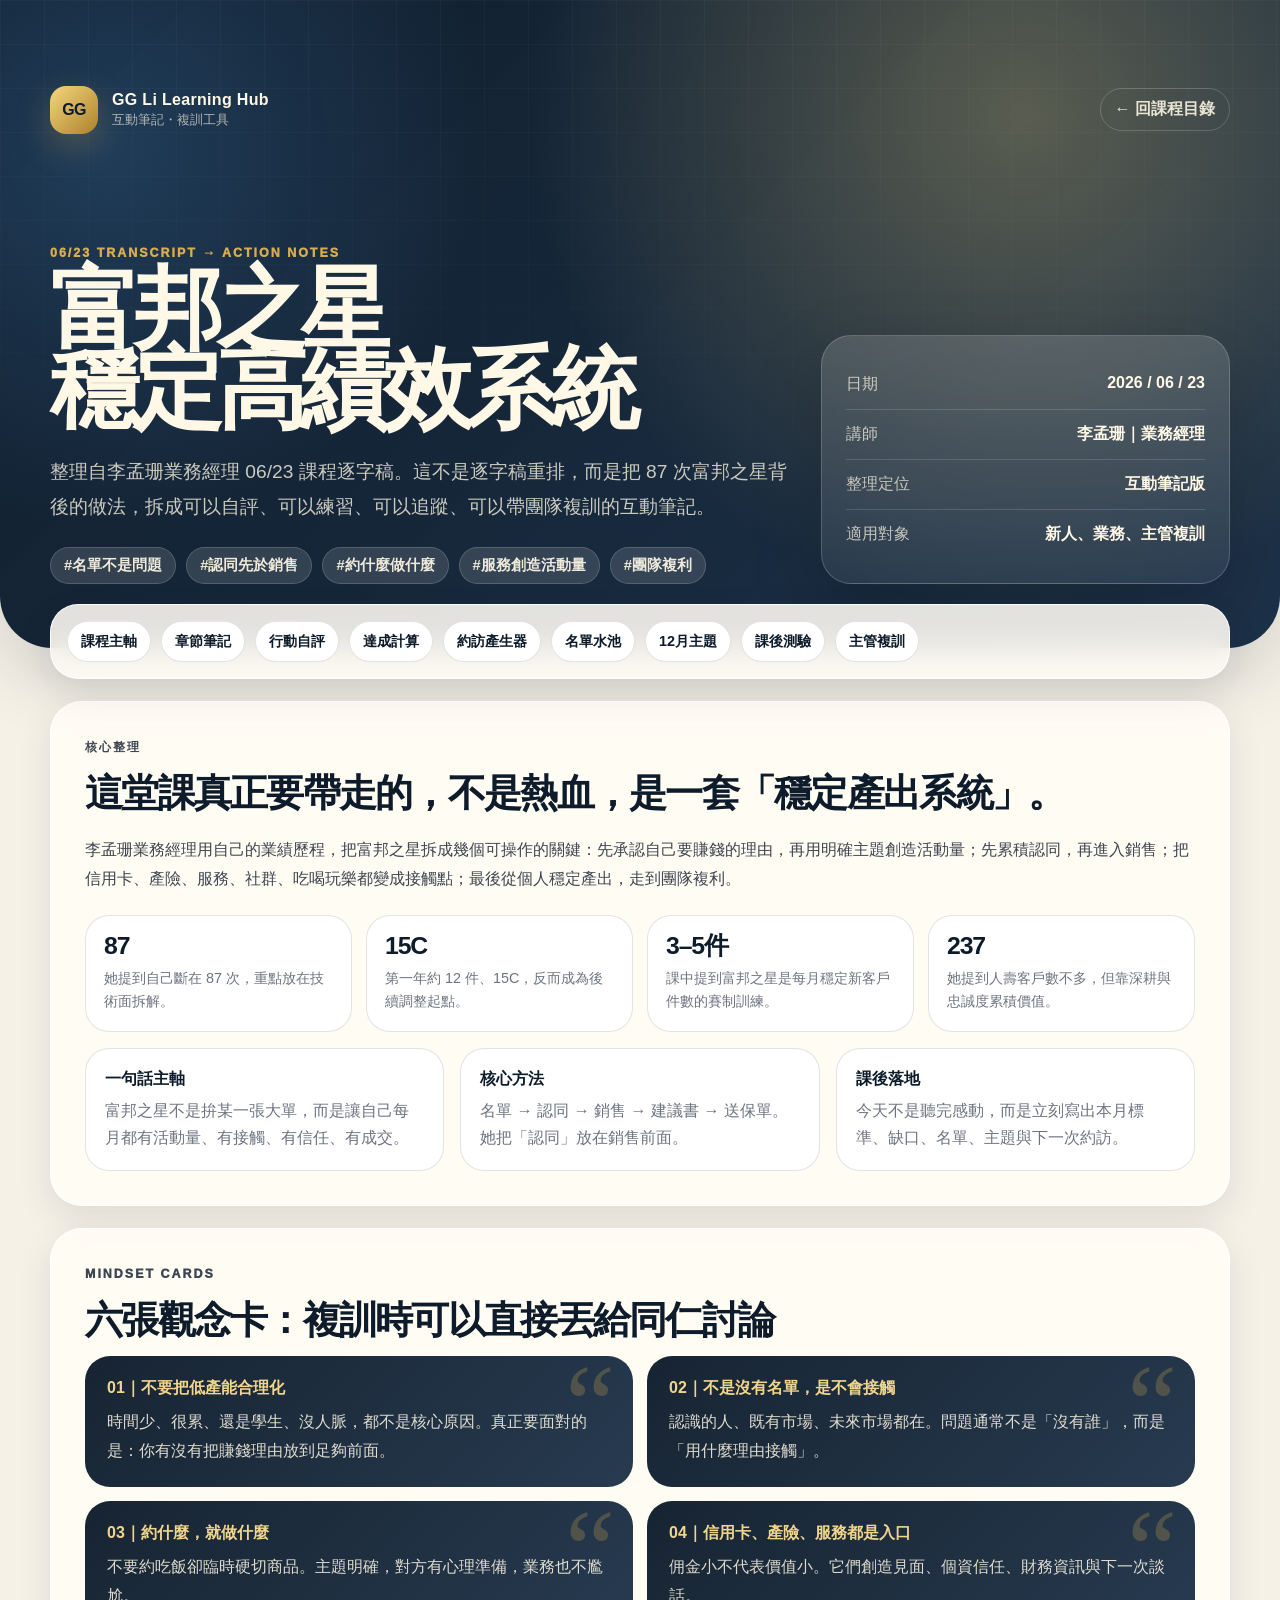
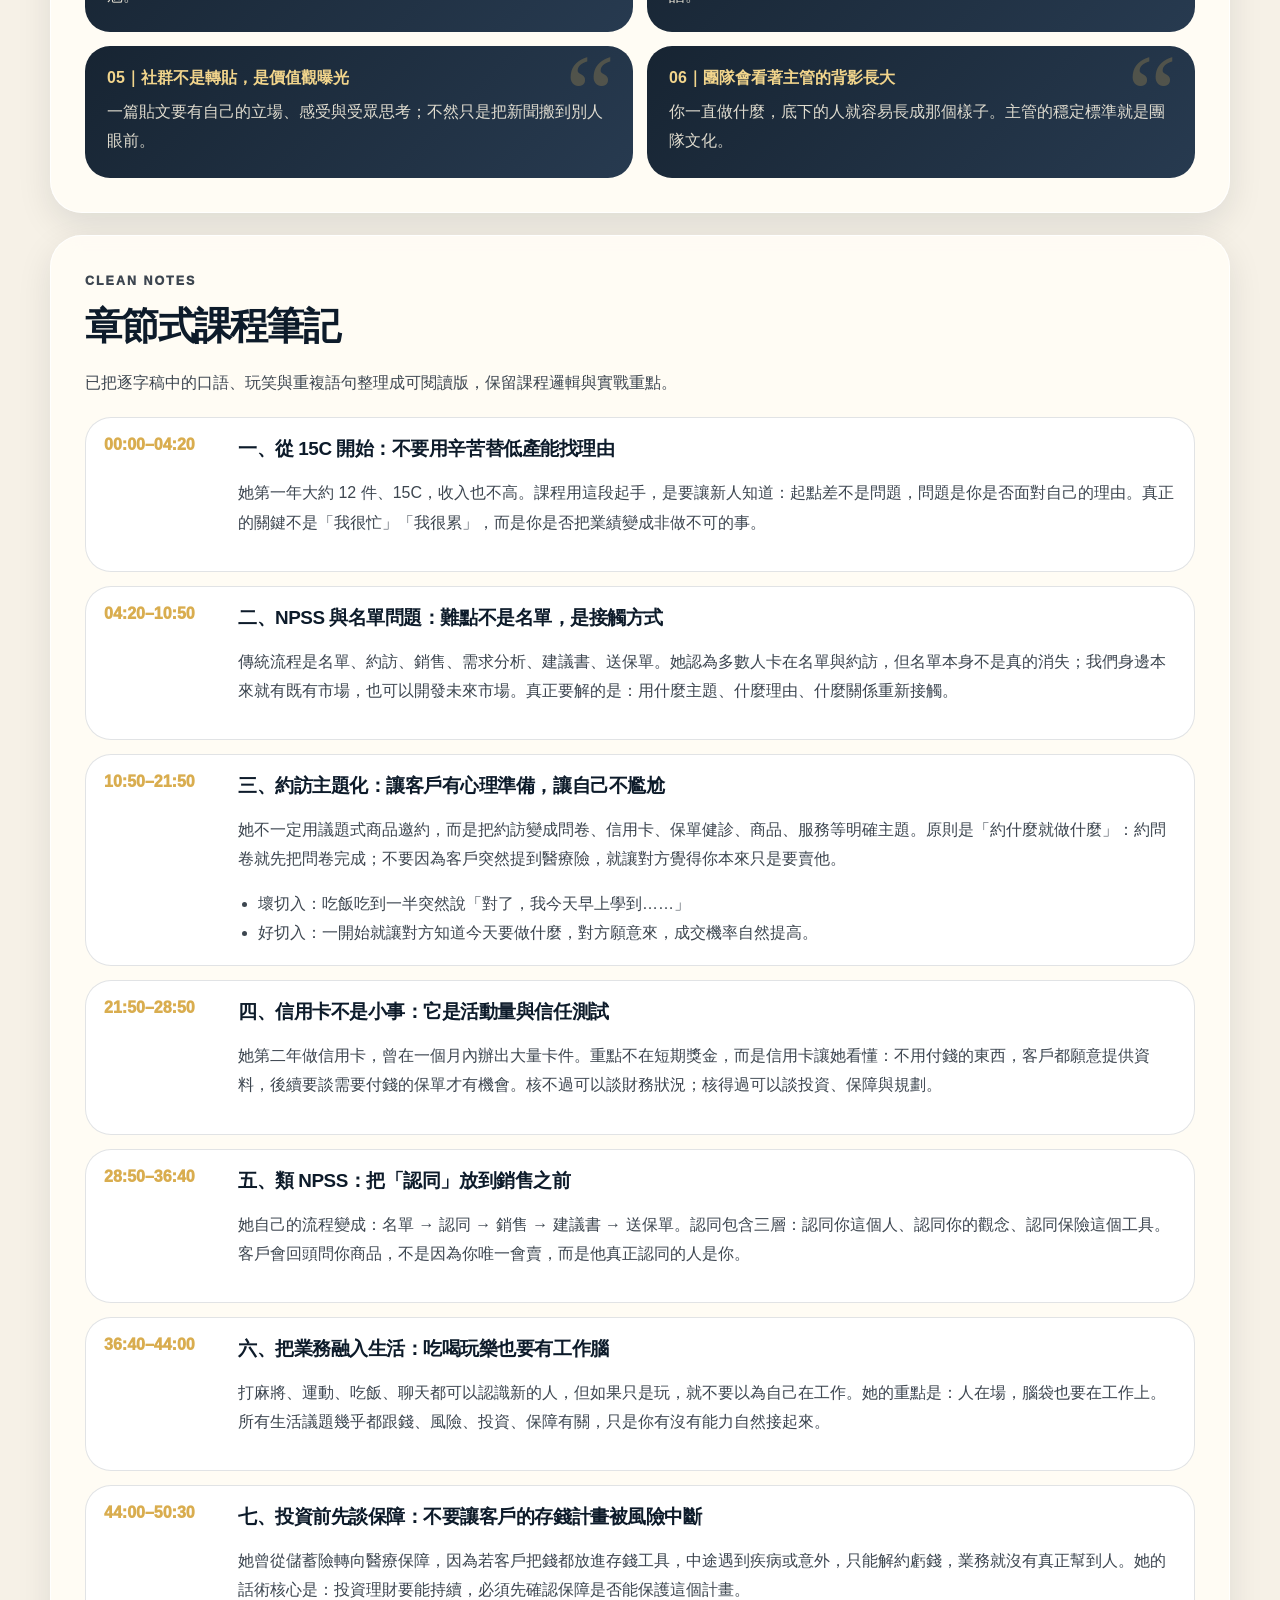
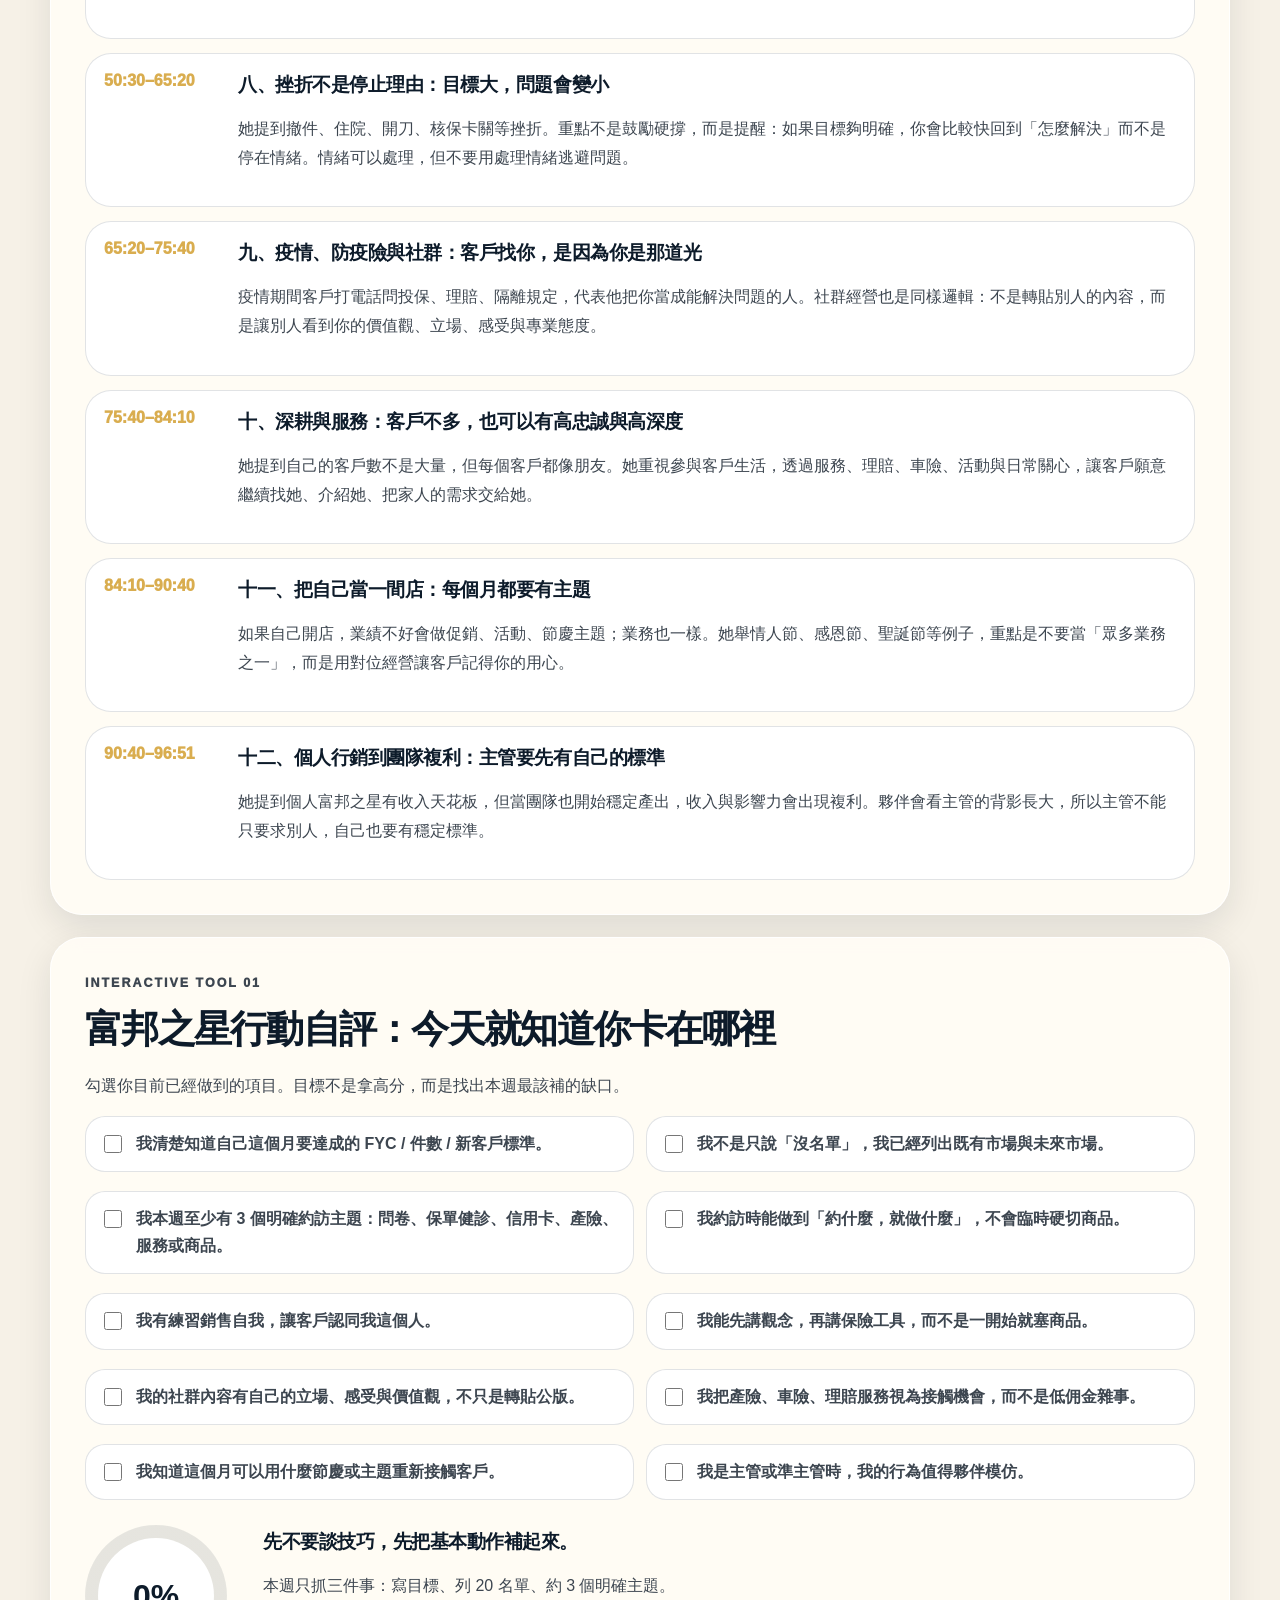
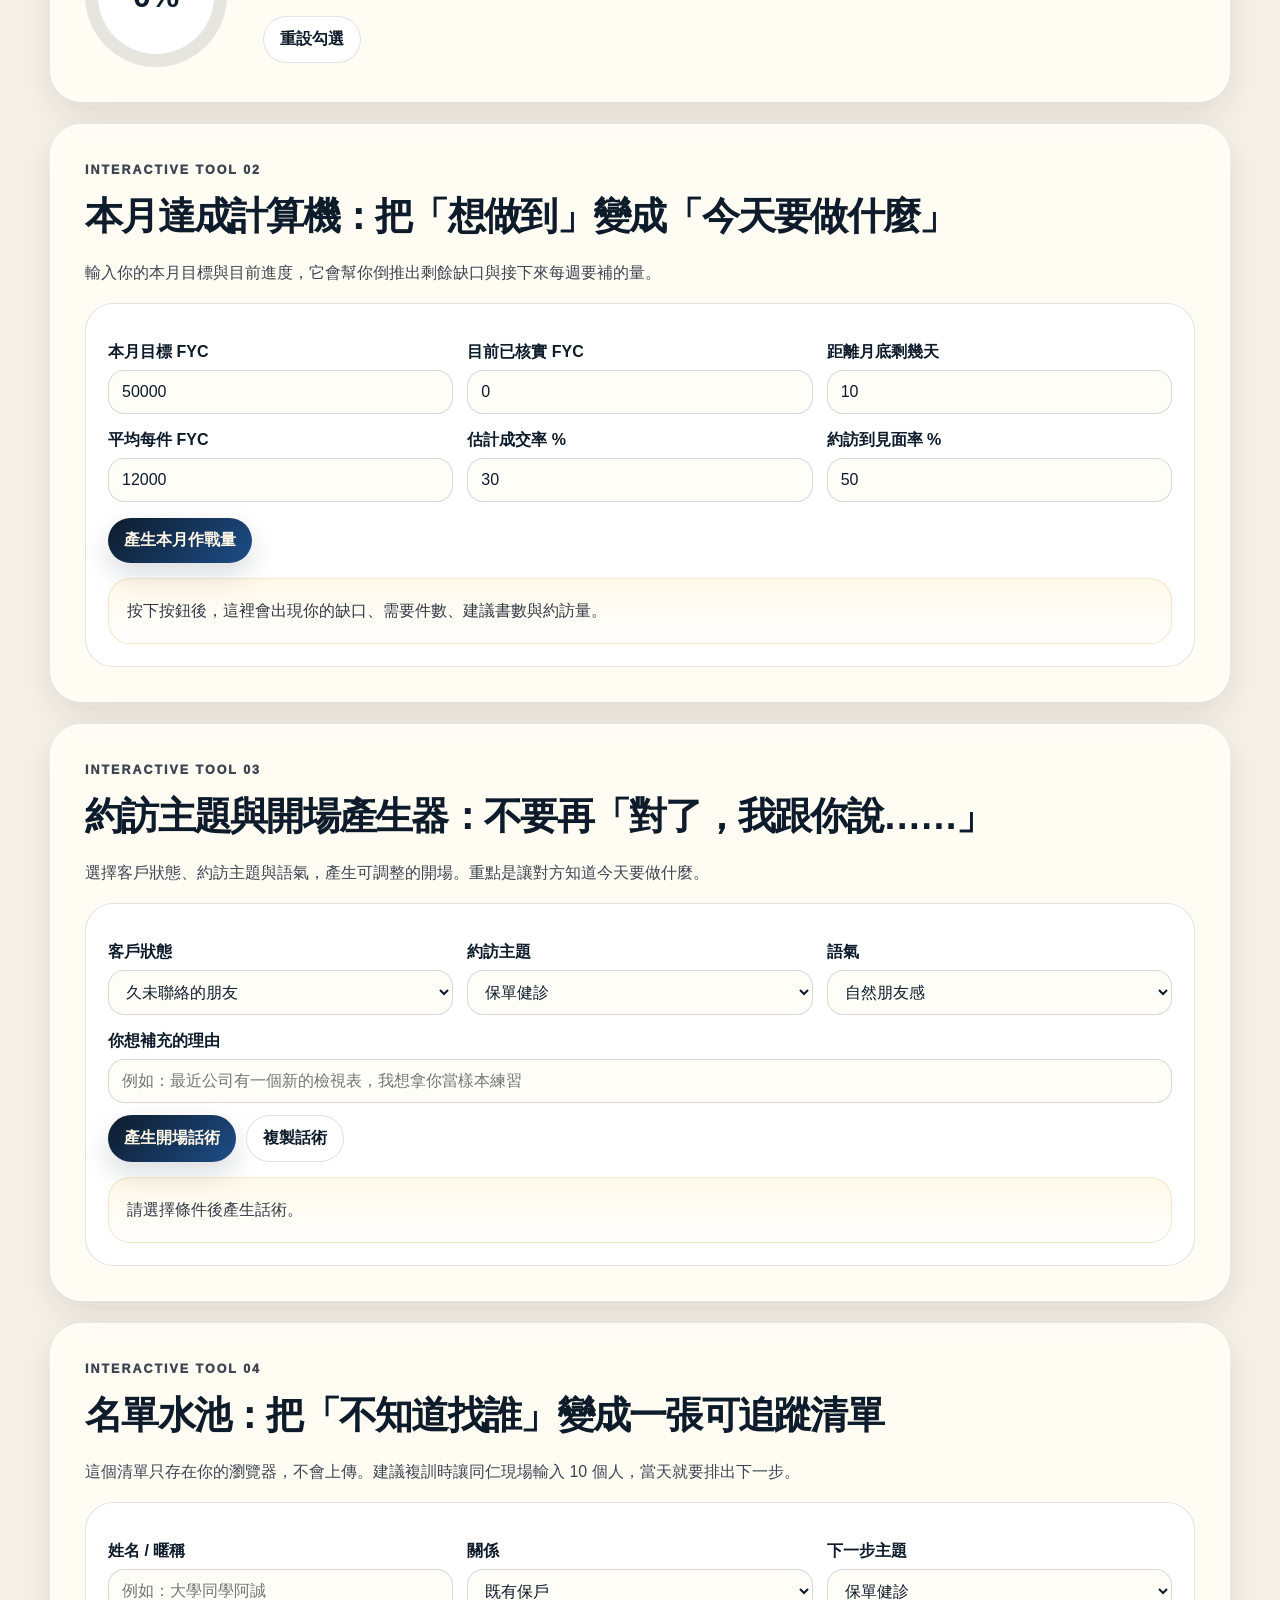
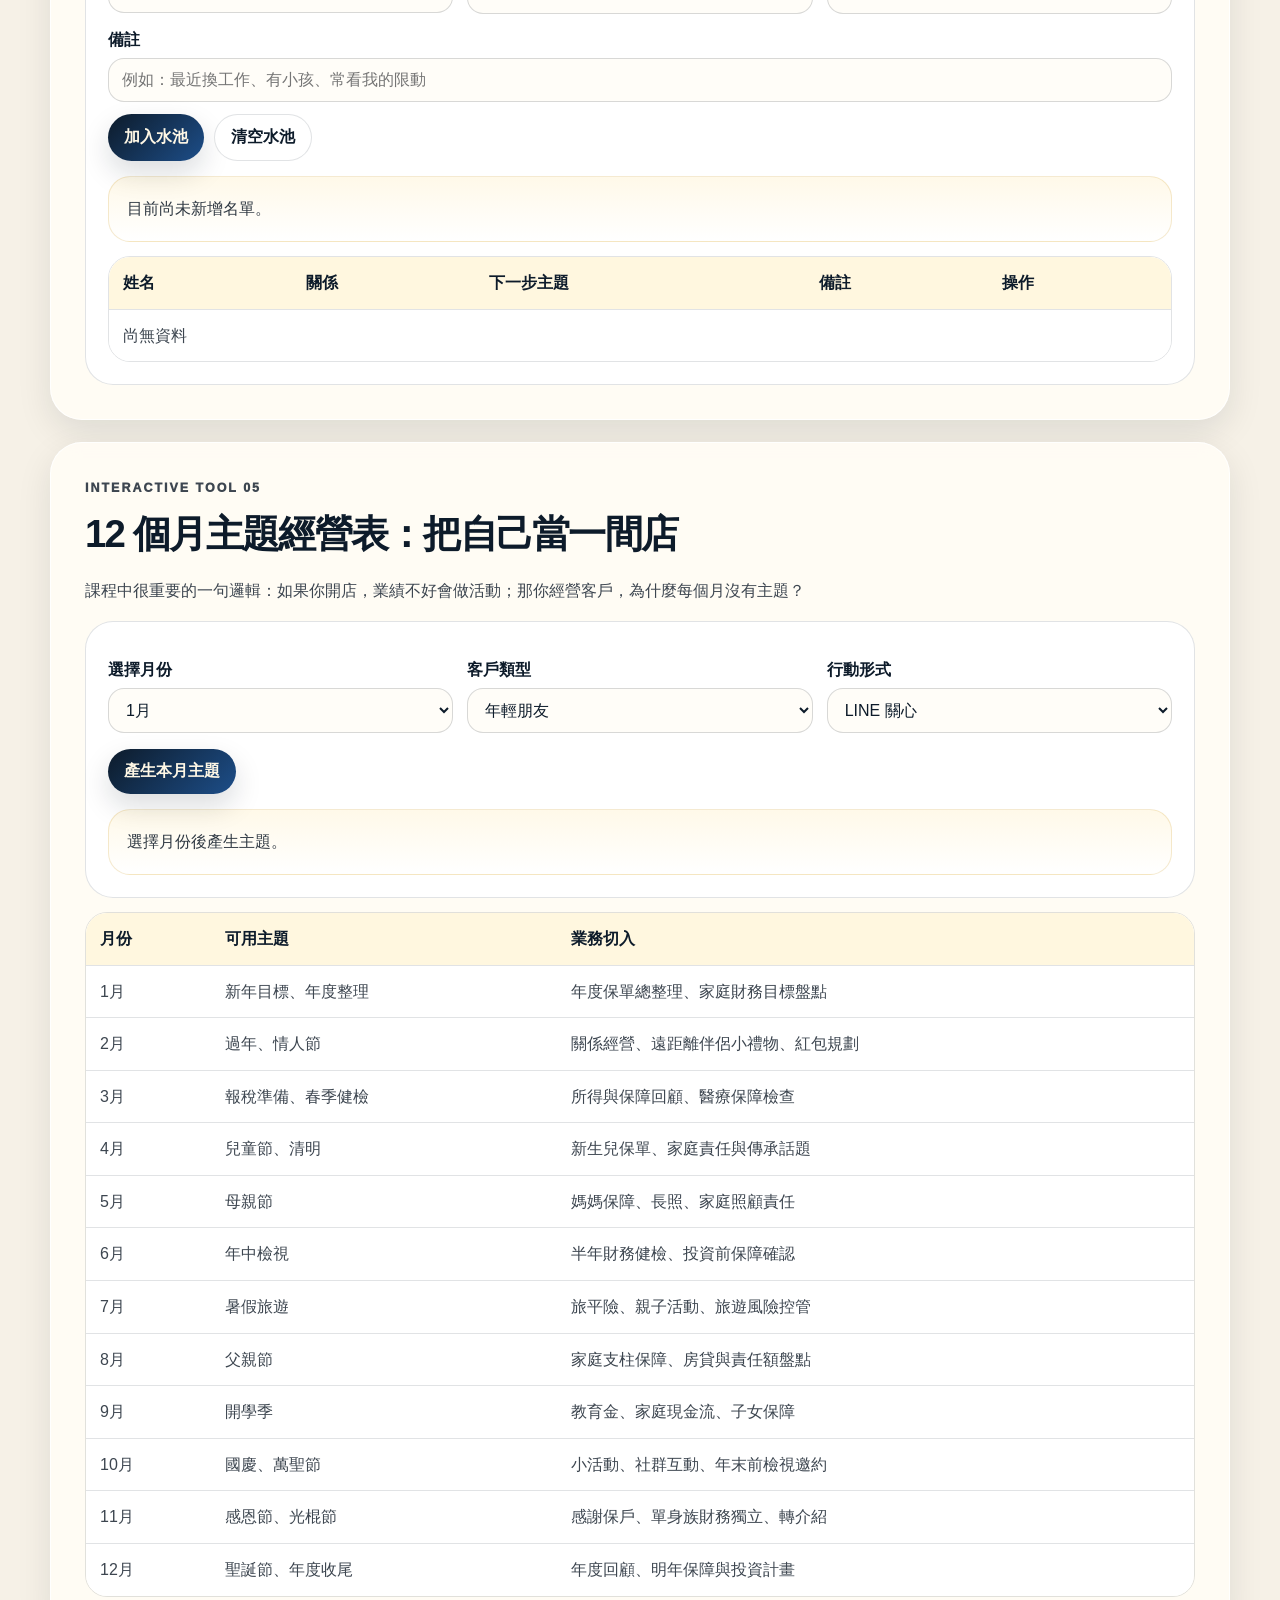
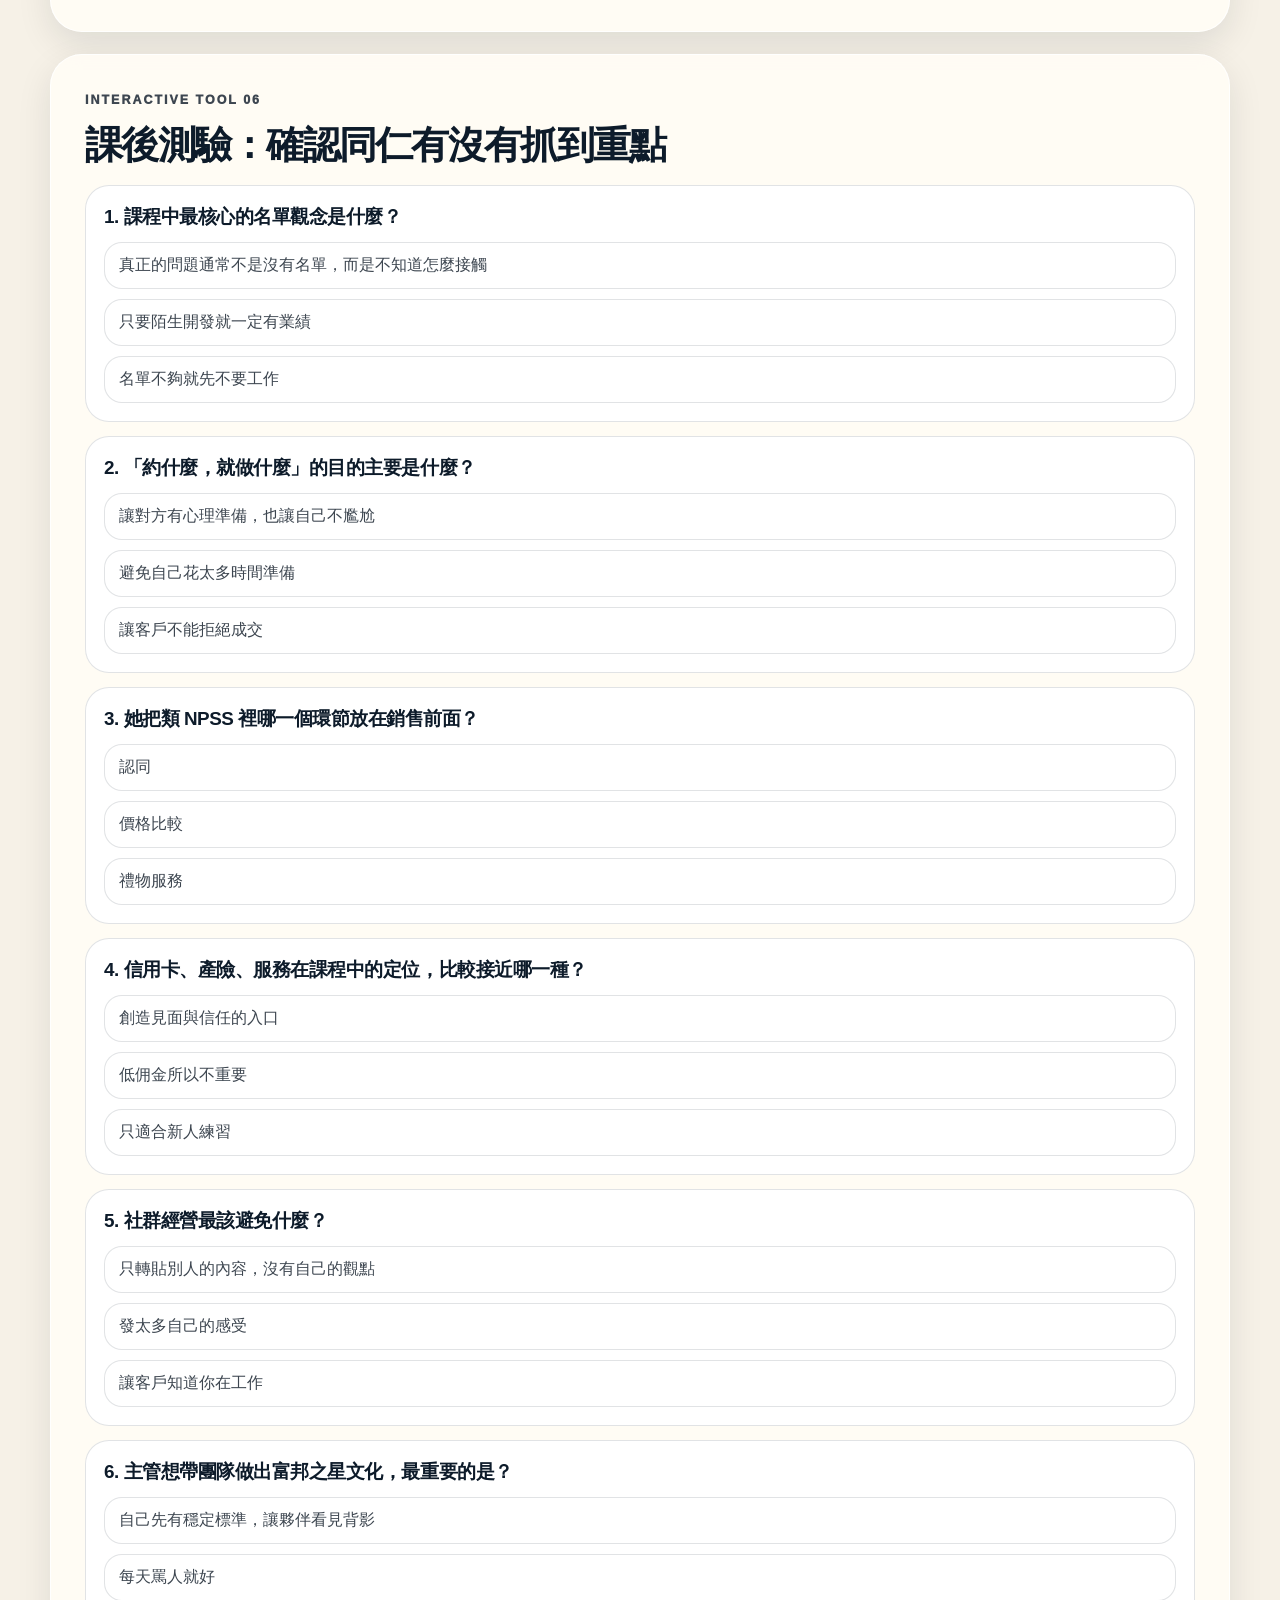
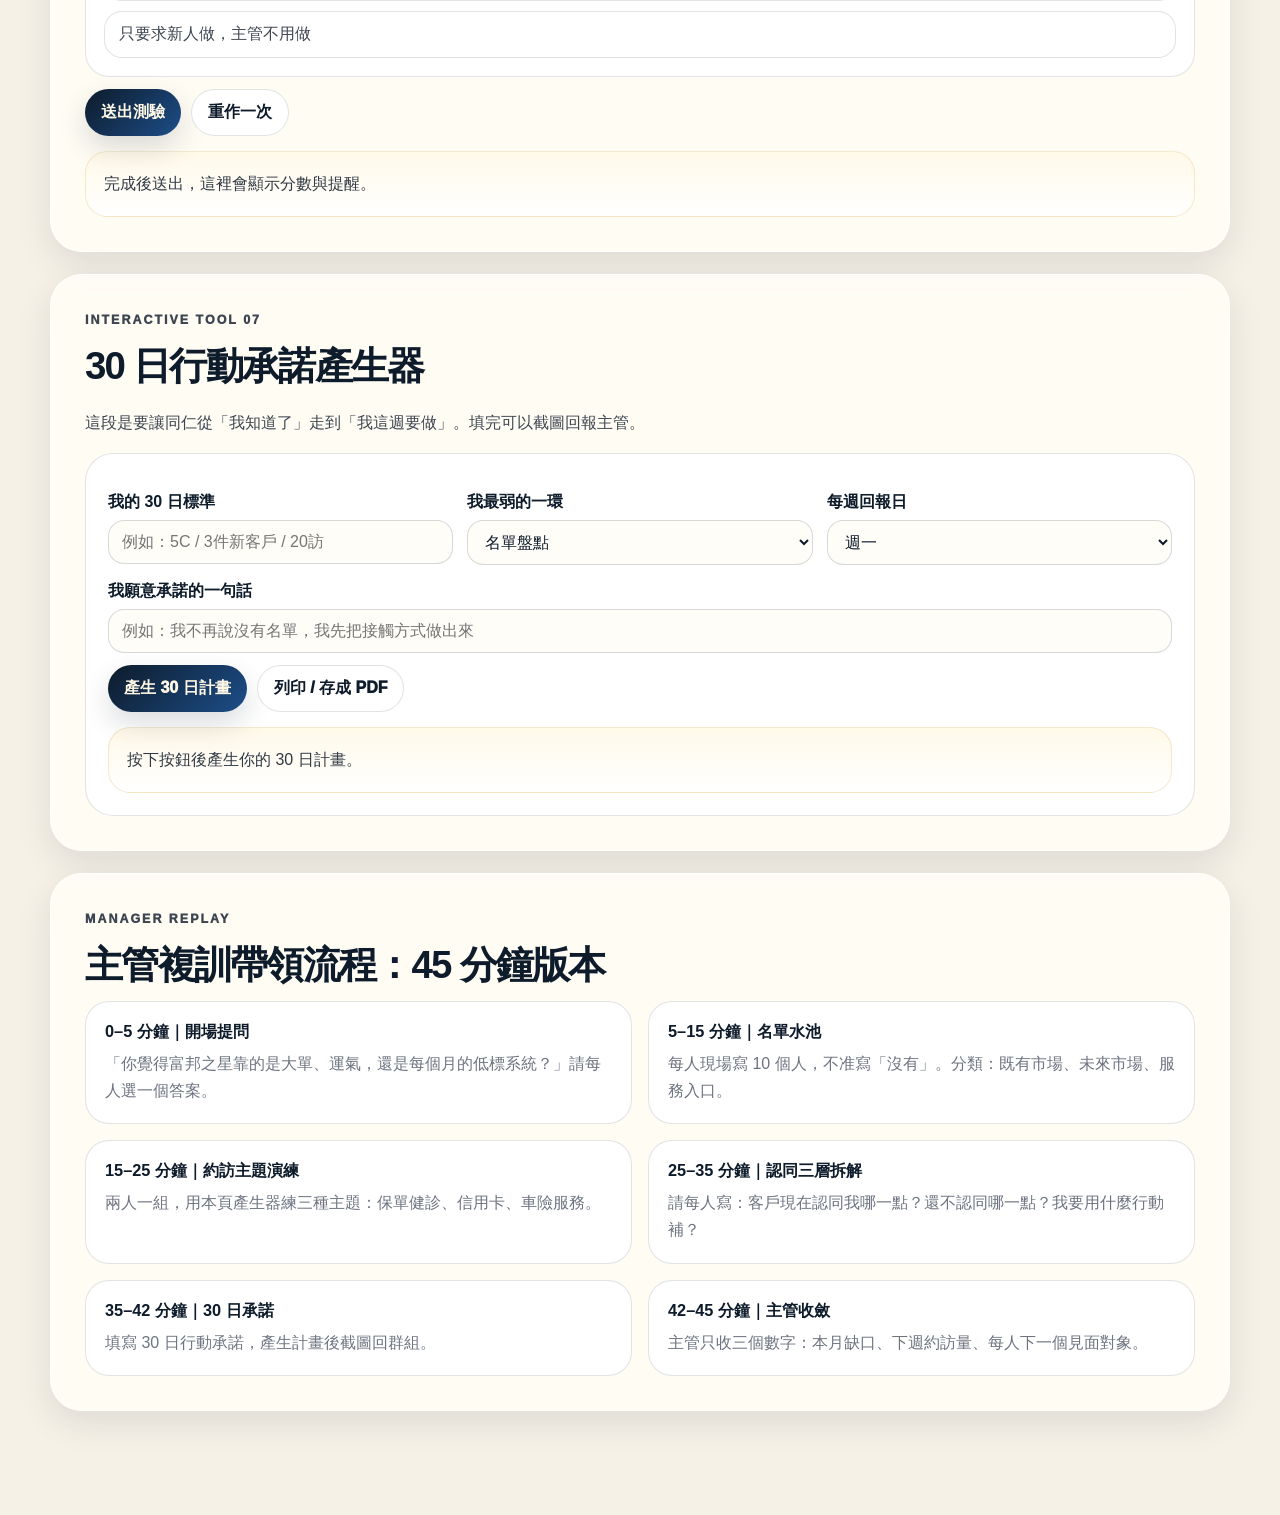
<file: notes/fubon-star-0623/index.html>
<!doctype html>
<html lang="zh-Hant">
<head>
  <meta charset="utf-8" />
  <meta name="viewport" content="width=device-width, initial-scale=1" />
  <meta name="description" content="06/23 李孟珊業務經理｜富邦之星課程逐字稿整理成可互動、可執行的筆記頁。" />
  <meta name="theme-color" content="#0d1b2a" />
  <title>06/23 李孟珊業務經理｜富邦之星互動筆記</title>
  <link rel="icon" href="../../assets/brand-mark.svg" type="image/svg+xml" />
  <link rel="stylesheet" href="../../css/style.css?v=20260623" />
  <style>
    :root {
      --note-navy: #0d1b2a;
      --note-navy-2: #142b45;
      --note-gold: #d9ad4f;
      --note-gold-2: #f2d58c;
      --note-cream: #fff8e6;
      --note-paper: rgba(255, 252, 245, .94);
      --note-green: #4f8f6b;
      --note-red: #b95858;
      --note-blue: #1d4e89;
      --note-line: rgba(13, 27, 42, .12);
      --note-muted: #6d7480;
      --note-shadow: 0 24px 70px rgba(13,27,42,.16);
      --note-soft: 0 12px 34px rgba(13,27,42,.10);
    }
    html { scroll-behavior: smooth; }
    body { background: radial-gradient(circle at top right, rgba(217,173,79,.14), transparent 32rem), #f6f1e7; }
    .note-header {
      min-height: 72vh;
      display: grid;
      align-items: end;
      padding: 18px 0 64px;
      color: var(--note-cream);
      background:
        radial-gradient(circle at 80% 18%, rgba(244, 215, 125, .30), transparent 31rem),
        radial-gradient(circle at 8% 22%, rgba(67, 127, 183, .30), transparent 24rem),
        linear-gradient(135deg, rgba(13,27,42,.99), rgba(21,42,66,.97));
      border-bottom-left-radius: 52px;
      border-bottom-right-radius: 52px;
      box-shadow: var(--note-shadow);
      overflow: hidden;
      position: relative;
    }
    .note-header:before {
      content: "";
      position: absolute;
      inset: 0;
      background-image:
        linear-gradient(rgba(255,255,255,.035) 1px, transparent 1px),
        linear-gradient(90deg, rgba(255,255,255,.035) 1px, transparent 1px);
      background-size: 44px 44px;
      mask-image: linear-gradient(to bottom, rgba(0,0,0,.9), transparent 82%);
    }
    .note-topbar, .note-hero { position: relative; z-index: 1; }
    .note-topbar {
      width: min(1180px, calc(100% - 40px));
      margin: 0 auto 44px;
      display: flex;
      align-items: center;
      justify-content: space-between;
      gap: 16px;
    }
    .note-hero {
      width: min(1180px, calc(100% - 40px));
      margin: 0 auto;
      display: grid;
      grid-template-columns: minmax(0, 1.12fr) minmax(310px, .62fr);
      gap: 32px;
      align-items: end;
    }
    .note-hero h1 {
      margin: 0;
      font-size: clamp(2.9rem, 7vw, 6.8rem);
      line-height: .9;
      letter-spacing: -0.075em;
      max-width: 940px;
    }
    .note-lead {
      color: rgba(255,248,230,.78);
      font-size: clamp(1.02rem, 1.8vw, 1.2rem);
      line-height: 1.85;
      max-width: 800px;
      margin: 24px 0 0;
    }
    .note-tags { display: flex; flex-wrap: wrap; gap: 10px; margin-top: 22px; }
    .note-tag { padding: 8px 13px; border-radius: 999px; background: rgba(255,255,255,.13); border: 1px solid rgba(255,255,255,.16); color: rgba(255,248,230,.92); font-weight: 900; font-size: .92rem; }
    .back-link { display: inline-flex; align-items: center; gap: 8px; padding: 10px 14px; border: 1px solid rgba(255,255,255,.18); border-radius: 999px; color: rgba(255,248,230,.88); font-weight: 900; white-space: nowrap; }
    .note-meta-card { padding: 24px; border-radius: 30px; background: linear-gradient(180deg, rgba(255,255,255,.15), rgba(255,255,255,.07)); border: 1px solid rgba(255,255,255,.18); backdrop-filter: blur(18px); box-shadow: 0 24px 70px rgba(0,0,0,.18); }
    .meta-row { display: flex; justify-content: space-between; gap: 16px; padding: 14px 0; border-bottom: 1px solid rgba(255,255,255,.14); color: rgba(255,248,230,.72); }
    .meta-row:last-child { border-bottom: 0; }
    .meta-row strong { color: var(--note-cream); text-align: right; }
    .note-main { width: min(1180px, calc(100% - 40px)); margin: -44px auto 0; position: relative; z-index: 2; padding-bottom: 82px; }
    .quick-nav { display: flex; flex-wrap: wrap; gap: 10px; padding: 16px; border-radius: 28px; background: rgba(255, 252, 245, .88); border: 1px solid rgba(255,255,255,.92); box-shadow: var(--note-soft); backdrop-filter: blur(14px); margin-bottom: 22px; position: sticky; top: 12px; z-index: 20; }
    .quick-nav a { padding: 10px 13px; border-radius: 999px; background: #fff; border: 1px solid var(--note-line); color: var(--note-navy); font-weight: 900; font-size: .9rem; }
    .note-card { padding: clamp(22px, 4vw, 34px); border-radius: 32px; background: var(--note-paper); border: 1px solid rgba(255,255,255,.9); box-shadow: var(--note-soft); backdrop-filter: blur(14px); margin-bottom: 22px; }
    .note-card h2 { margin: 0 0 10px; font-size: clamp(1.55rem, 3vw, 2.45rem); letter-spacing: -0.045em; color: var(--note-navy); }
    .note-card h3 { margin: 0 0 8px; font-size: 1.18rem; letter-spacing: -.025em; color: var(--note-navy); }
    .note-card p, .note-card li { color: #3d4650; line-height: 1.82; }
    .muted { color: var(--note-muted); }
    .eyebrow { color: var(--note-gold); text-transform: uppercase; letter-spacing: .16em; font-weight: 950; font-size: .78rem; margin: 0 0 9px; }
    .hero-metrics { display: grid; grid-template-columns: repeat(4, minmax(0,1fr)); gap: 14px; margin-top: 22px; }
    .metric { padding: 18px; border-radius: 24px; background: #fff; border: 1px solid var(--note-line); }
    .metric strong { display: block; color: var(--note-navy); font-size: 1.55rem; line-height: 1; letter-spacing: -.045em; }
    .metric span { color: var(--note-muted); font-size: .9rem; line-height: 1.6; display: block; margin-top: 8px; }
    .grid-2 { display: grid; grid-template-columns: repeat(2, minmax(0,1fr)); gap: 16px; }
    .grid-3 { display: grid; grid-template-columns: repeat(3, minmax(0,1fr)); gap: 16px; }
    .mini-card { padding: 19px; border-radius: 24px; background: #fff; border: 1px solid var(--note-line); }
    .mini-card b { display:block; color: var(--note-navy); margin-bottom: 7px; font-size: 1.02rem; }
    .mini-card span, .mini-card small { color: var(--note-muted); line-height: 1.7; }
    .timeline { display: grid; gap: 14px; margin-top: 20px; }
    .chapter { display: grid; grid-template-columns: 116px 1fr; gap: 18px; padding: 18px; border-radius: 26px; background: #fff; border: 1px solid var(--note-line); }
    .chapter time { color: var(--note-gold); font-weight: 950; }
    .chapter ul { margin: 9px 0 0; padding-left: 1.25em; }
    .tool-panel { border-radius: 28px; background: #fff; border: 1px solid var(--note-line); padding: 22px; margin-top: 16px; }
    .field-grid { display: grid; grid-template-columns: repeat(3, minmax(0, 1fr)); gap: 14px; margin: 16px 0; }
    label { font-weight: 900; color: var(--note-navy); display:block; margin-bottom: 7px; }
    input, select, textarea { width: 100%; box-sizing: border-box; border: 1px solid rgba(13,27,42,.16); background: #fffdf8; border-radius: 16px; padding: 12px 13px; font: inherit; color: var(--note-navy); outline: none; }
    textarea { min-height: 116px; resize: vertical; }
    input:focus, select:focus, textarea:focus { border-color: rgba(217,173,79,.72); box-shadow: 0 0 0 4px rgba(217,173,79,.13); }
    .btn-row { display:flex; flex-wrap:wrap; gap:10px; margin-top: 12px; }
    .note-btn { appearance:none; border:0; cursor:pointer; border-radius:999px; padding: 12px 16px; font-weight:950; color:#fff8e6; background: linear-gradient(135deg, var(--note-navy), var(--note-blue)); box-shadow: 0 12px 28px rgba(13,27,42,.15); }
    .note-btn.secondary { color: var(--note-navy); background: #fff; border: 1px solid var(--note-line); box-shadow:none; }
    .result-box { margin-top: 15px; padding: 18px; border-radius: 22px; background: linear-gradient(180deg, #fff9e9, #fff); border: 1px solid rgba(217,173,79,.26); color: #303943; line-height: 1.75; white-space: pre-wrap; }
    .checklist { display: grid; grid-template-columns: repeat(2, minmax(0,1fr)); gap: 12px; margin-top: 16px; }
    .check-item { display:flex; gap: 11px; align-items:flex-start; padding: 14px; border: 1px solid var(--note-line); border-radius: 20px; background:#fff; }
    .check-item input { width: 18px; height: 18px; margin-top: 4px; flex: 0 0 auto; }
    .check-item span { color: #3d4650; line-height: 1.65; }
    .progress-wrap { display:grid; grid-template-columns: 160px 1fr; align-items:center; gap: 18px; margin-top: 18px; }
    .progress-ring { width: 142px; height: 142px; border-radius:50%; display:grid; place-items:center; background: conic-gradient(var(--note-gold) var(--progress, 0%), rgba(13,27,42,.10) 0); position:relative; }
    .progress-ring:after { content:""; position:absolute; inset:13px; background:#fff; border-radius:50%; }
    .progress-ring strong { position:relative; z-index:1; font-size: 2rem; color: var(--note-navy); }
    .pill-list { display:flex; flex-wrap:wrap; gap:8px; margin-top: 12px; }
    .pill { padding: 8px 11px; border-radius:999px; background: rgba(29,78,137,.09); color: var(--note-navy); font-weight: 900; font-size: .88rem; }
    .quote-grid { display:grid; grid-template-columns: repeat(2, minmax(0,1fr)); gap: 14px; }
    .quote { padding: 22px; border-radius: 25px; background: linear-gradient(135deg, rgba(13,27,42,.96), rgba(21,42,66,.92)); color: var(--note-cream); position: relative; overflow:hidden; }
    .quote:before { content:"“"; position:absolute; right:18px; top:-16px; color:rgba(217,173,79,.25); font-size:7rem; font-family: Georgia, serif; }
    .quote b { position:relative; display:block; color: var(--note-gold-2); margin-bottom: 8px; }
    .quote p { position:relative; color: rgba(255,248,230,.86); margin:0; }
    .quiz-options { display:grid; gap: 10px; margin-top: 12px; }
    .quiz-option { padding: 12px 14px; border-radius: 18px; border:1px solid var(--note-line); background:#fff; cursor:pointer; color:#3d4650; }
    .quiz-option.selected { border-color: rgba(217,173,79,.8); background:#fff7df; font-weight:900; color:var(--note-navy); }
    .quiz-question { padding: 18px; border-radius: 24px; background:#fff; border:1px solid var(--note-line); margin-top: 14px; }
    .table-scroll { overflow:auto; border-radius: 22px; border: 1px solid var(--note-line); margin-top: 14px; }
    table { border-collapse: collapse; width:100%; min-width: 720px; background:#fff; }
    th, td { padding: 13px 14px; border-bottom:1px solid var(--note-line); text-align:left; vertical-align:top; color:#3d4650; line-height:1.6; }
    th { background:#fff7df; color:var(--note-navy); font-weight:950; }
    tr:last-child td { border-bottom:0; }
    .print-note { display:none; }
    @media print {
      .quick-nav, .note-btn, .tool-panel input, .tool-panel select, .tool-panel textarea, .btn-row { display:none !important; }
      .note-header { min-height:auto; border-radius:0; padding: 20px 0; }
      .note-main { margin:20px auto 0; }
      .note-card { box-shadow:none; break-inside: avoid; }
      .print-note { display:block; color:#3d4650; }
    }
    @media (max-width: 920px) {
      .note-hero, .grid-2, .grid-3, .hero-metrics, .quote-grid, .field-grid, .checklist { grid-template-columns: 1fr; }
      .chapter { grid-template-columns: 1fr; }
      .progress-wrap { grid-template-columns: 1fr; }
      .quick-nav { position: relative; top: auto; }
      .note-topbar { align-items:flex-start; }
      .brand-text small { display:none; }
    }
  </style>
</head>
<body>
  <header class="note-header">
    <nav class="note-topbar" aria-label="課程導覽">
      <a class="brand" href="../../index.html" aria-label="回到課程目錄">
        <span class="brand-mark">GG</span>
        <span class="brand-text">
          <strong>GG Li Learning Hub</strong>
          <small>互動筆記・複訓工具</small>
        </span>
      </a>
      <a class="back-link" href="../../index.html#courses">← 回課程目錄</a>
    </nav>
    <section class="note-hero">
      <div>
        <p class="eyebrow">06/23 Transcript → Action Notes</p>
        <h1>富邦之星<br>穩定高績效系統</h1>
        <p class="note-lead">整理自李孟珊業務經理 06/23 課程逐字稿。這不是逐字稿重排，而是把 87 次富邦之星背後的做法，拆成可以自評、可以練習、可以追蹤、可以帶團隊複訓的互動筆記。</p>
        <div class="note-tags">
          <span class="note-tag">#名單不是問題</span>
          <span class="note-tag">#認同先於銷售</span>
          <span class="note-tag">#約什麼做什麼</span>
          <span class="note-tag">#服務創造活動量</span>
          <span class="note-tag">#團隊複利</span>
        </div>
      </div>
      <aside class="note-meta-card" aria-label="課程資訊">
        <div class="meta-row"><span>日期</span><strong>2026 / 06 / 23</strong></div>
        <div class="meta-row"><span>講師</span><strong>李孟珊｜業務經理</strong></div>
        <div class="meta-row"><span>整理定位</span><strong>互動筆記版</strong></div>
        <div class="meta-row"><span>適用對象</span><strong>新人、業務、主管複訓</strong></div>
      </aside>
    </section>
  </header>

  <main class="note-main">
    <nav class="quick-nav" aria-label="快速跳轉">
      <a href="#summary">課程主軸</a>
      <a href="#chapters">章節筆記</a>
      <a href="#checklist">行動自評</a>
      <a href="#planner">達成計算</a>
      <a href="#script">約訪產生器</a>
      <a href="#pool">名單水池</a>
      <a href="#monthly">12月主題</a>
      <a href="#quiz">課後測驗</a>
      <a href="#coach">主管複訓</a>
    </nav>

    <section id="summary" class="note-card">
      <p class="eyebrow">核心整理</p>
      <h2>這堂課真正要帶走的，不是熱血，是一套「穩定產出系統」。</h2>
      <p>李孟珊業務經理用自己的業績歷程，把富邦之星拆成幾個可操作的關鍵：先承認自己要賺錢的理由，再用明確主題創造活動量；先累積認同，再進入銷售；把信用卡、產險、服務、社群、吃喝玩樂都變成接觸點；最後從個人穩定產出，走到團隊複利。</p>
      <div class="hero-metrics">
        <div class="metric"><strong>87</strong><span>她提到自己斷在 87 次，重點放在技術面拆解。</span></div>
        <div class="metric"><strong>15C</strong><span>第一年約 12 件、15C，反而成為後續調整起點。</span></div>
        <div class="metric"><strong>3–5件</strong><span>課中提到富邦之星是每月穩定新客戶件數的賽制訓練。</span></div>
        <div class="metric"><strong>237</strong><span>她提到人壽客戶數不多，但靠深耕與忠誠度累積價值。</span></div>
      </div>
      <div class="grid-3" style="margin-top:16px">
        <div class="mini-card"><b>一句話主軸</b><span>富邦之星不是拚某一張大單，而是讓自己每月都有活動量、有接觸、有信任、有成交。</span></div>
        <div class="mini-card"><b>核心方法</b><span>名單 → 認同 → 銷售 → 建議書 → 送保單。她把「認同」放在銷售前面。</span></div>
        <div class="mini-card"><b>課後落地</b><span>今天不是聽完感動，而是立刻寫出本月標準、缺口、名單、主題與下一次約訪。</span></div>
      </div>
    </section>

    <section class="note-card">
      <p class="eyebrow">Mindset Cards</p>
      <h2>六張觀念卡：複訓時可以直接丟給同仁討論</h2>
      <div class="quote-grid">
        <div class="quote"><b>01｜不要把低產能合理化</b><p>時間少、很累、還是學生、沒人脈，都不是核心原因。真正要面對的是：你有沒有把賺錢理由放到足夠前面。</p></div>
        <div class="quote"><b>02｜不是沒有名單，是不會接觸</b><p>認識的人、既有市場、未來市場都在。問題通常不是「沒有誰」，而是「用什麼理由接觸」。</p></div>
        <div class="quote"><b>03｜約什麼，就做什麼</b><p>不要約吃飯卻臨時硬切商品。主題明確，對方有心理準備，業務也不尷尬。</p></div>
        <div class="quote"><b>04｜信用卡、產險、服務都是入口</b><p>佣金小不代表價值小。它們創造見面、個資信任、財務資訊與下一次談話。</p></div>
        <div class="quote"><b>05｜社群不是轉貼，是價值觀曝光</b><p>一篇貼文要有自己的立場、感受與受眾思考；不然只是把新聞搬到別人眼前。</p></div>
        <div class="quote"><b>06｜團隊會看著主管的背影長大</b><p>你一直做什麼，底下的人就容易長成那個樣子。主管的穩定標準就是團隊文化。</p></div>
      </div>
    </section>

    <section id="chapters" class="note-card">
      <p class="eyebrow">Clean Notes</p>
      <h2>章節式課程筆記</h2>
      <p class="muted">已把逐字稿中的口語、玩笑與重複語句整理成可閱讀版，保留課程邏輯與實戰重點。</p>
      <div class="timeline">
        <article class="chapter"><time>00:00–04:20</time><div><h3>一、從 15C 開始：不要用辛苦替低產能找理由</h3><p>她第一年大約 12 件、15C，收入也不高。課程用這段起手，是要讓新人知道：起點差不是問題，問題是你是否面對自己的理由。真正的關鍵不是「我很忙」「我很累」，而是你是否把業績變成非做不可的事。</p></div></article>
        <article class="chapter"><time>04:20–10:50</time><div><h3>二、NPSS 與名單問題：難點不是名單，是接觸方式</h3><p>傳統流程是名單、約訪、銷售、需求分析、建議書、送保單。她認為多數人卡在名單與約訪，但名單本身不是真的消失；我們身邊本來就有既有市場，也可以開發未來市場。真正要解的是：用什麼主題、什麼理由、什麼關係重新接觸。</p></div></article>
        <article class="chapter"><time>10:50–21:50</time><div><h3>三、約訪主題化：讓客戶有心理準備，讓自己不尷尬</h3><p>她不一定用議題式商品邀約，而是把約訪變成問卷、信用卡、保單健診、商品、服務等明確主題。原則是「約什麼就做什麼」：約問卷就先把問卷完成；不要因為客戶突然提到醫療險，就讓對方覺得你本來只是要賣他。</p><ul><li>壞切入：吃飯吃到一半突然說「對了，我今天早上學到……」</li><li>好切入：一開始就讓對方知道今天要做什麼，對方願意來，成交機率自然提高。</li></ul></div></article>
        <article class="chapter"><time>21:50–28:50</time><div><h3>四、信用卡不是小事：它是活動量與信任測試</h3><p>她第二年做信用卡，曾在一個月內辦出大量卡件。重點不在短期獎金，而是信用卡讓她看懂：不用付錢的東西，客戶都願意提供資料，後續要談需要付錢的保單才有機會。核不過可以談財務狀況；核得過可以談投資、保障與規劃。</p></div></article>
        <article class="chapter"><time>28:50–36:40</time><div><h3>五、類 NPSS：把「認同」放到銷售之前</h3><p>她自己的流程變成：名單 → 認同 → 銷售 → 建議書 → 送保單。認同包含三層：認同你這個人、認同你的觀念、認同保險這個工具。客戶會回頭問你商品，不是因為你唯一會賣，而是他真正認同的人是你。</p></div></article>
        <article class="chapter"><time>36:40–44:00</time><div><h3>六、把業務融入生活：吃喝玩樂也要有工作腦</h3><p>打麻將、運動、吃飯、聊天都可以認識新的人，但如果只是玩，就不要以為自己在工作。她的重點是：人在場，腦袋也要在工作上。所有生活議題幾乎都跟錢、風險、投資、保障有關，只是你有沒有能力自然接起來。</p></div></article>
        <article class="chapter"><time>44:00–50:30</time><div><h3>七、投資前先談保障：不要讓客戶的存錢計畫被風險中斷</h3><p>她曾從儲蓄險轉向醫療保障，因為若客戶把錢都放進存錢工具，中途遇到疾病或意外，只能解約虧錢，業務就沒有真正幫到人。她的話術核心是：投資理財要能持續，必須先確認保障是否能保護這個計畫。</p></div></article>
        <article class="chapter"><time>50:30–65:20</time><div><h3>八、挫折不是停止理由：目標大，問題會變小</h3><p>她提到撤件、住院、開刀、核保卡關等挫折。重點不是鼓勵硬撐，而是提醒：如果目標夠明確，你會比較快回到「怎麼解決」而不是停在情緒。情緒可以處理，但不要用處理情緒逃避問題。</p></div></article>
        <article class="chapter"><time>65:20–75:40</time><div><h3>九、疫情、防疫險與社群：客戶找你，是因為你是那道光</h3><p>疫情期間客戶打電話問投保、理賠、隔離規定，代表他把你當成能解決問題的人。社群經營也是同樣邏輯：不是轉貼別人的內容，而是讓別人看到你的價值觀、立場、感受與專業態度。</p></div></article>
        <article class="chapter"><time>75:40–84:10</time><div><h3>十、深耕與服務：客戶不多，也可以有高忠誠與高深度</h3><p>她提到自己的客戶數不是大量，但每個客戶都像朋友。她重視參與客戶生活，透過服務、理賠、車險、活動與日常關心，讓客戶願意繼續找她、介紹她、把家人的需求交給她。</p></div></article>
        <article class="chapter"><time>84:10–90:40</time><div><h3>十一、把自己當一間店：每個月都要有主題</h3><p>如果自己開店，業績不好會做促銷、活動、節慶主題；業務也一樣。她舉情人節、感恩節、聖誕節等例子，重點是不要當「眾多業務之一」，而是用對位經營讓客戶記得你的用心。</p></div></article>
        <article class="chapter"><time>90:40–96:51</time><div><h3>十二、個人行銷到團隊複利：主管要先有自己的標準</h3><p>她提到個人富邦之星有收入天花板，但當團隊也開始穩定產出，收入與影響力會出現複利。夥伴會看主管的背影長大，所以主管不能只要求別人，自己也要有穩定標準。</p></div></article>
      </div>
    </section>

    <section id="checklist" class="note-card">
      <p class="eyebrow">Interactive Tool 01</p>
      <h2>富邦之星行動自評：今天就知道你卡在哪裡</h2>
      <p>勾選你目前已經做到的項目。目標不是拿高分，而是找出本週最該補的缺口。</p>
      <div class="checklist" id="checklistBox">
        <label class="check-item"><input type="checkbox" data-check><span>我清楚知道自己這個月要達成的 FYC / 件數 / 新客戶標準。</span></label>
        <label class="check-item"><input type="checkbox" data-check><span>我不是只說「沒名單」，我已經列出既有市場與未來市場。</span></label>
        <label class="check-item"><input type="checkbox" data-check><span>我本週至少有 3 個明確約訪主題：問卷、保單健診、信用卡、產險、服務或商品。</span></label>
        <label class="check-item"><input type="checkbox" data-check><span>我約訪時能做到「約什麼，就做什麼」，不會臨時硬切商品。</span></label>
        <label class="check-item"><input type="checkbox" data-check><span>我有練習銷售自我，讓客戶認同我這個人。</span></label>
        <label class="check-item"><input type="checkbox" data-check><span>我能先講觀念，再講保險工具，而不是一開始就塞商品。</span></label>
        <label class="check-item"><input type="checkbox" data-check><span>我的社群內容有自己的立場、感受與價值觀，不只是轉貼公版。</span></label>
        <label class="check-item"><input type="checkbox" data-check><span>我把產險、車險、理賠服務視為接觸機會，而不是低佣金雜事。</span></label>
        <label class="check-item"><input type="checkbox" data-check><span>我知道這個月可以用什麼節慶或主題重新接觸客戶。</span></label>
        <label class="check-item"><input type="checkbox" data-check><span>我是主管或準主管時，我的行為值得夥伴模仿。</span></label>
      </div>
      <div class="progress-wrap">
        <div class="progress-ring" id="progressRing" style="--progress: 0%"><strong id="progressText">0%</strong></div>
        <div>
          <h3 id="progressTitle">先完成第一步：把目標寫清楚。</h3>
          <p id="progressAdvice" class="muted">富邦之星不是靠感覺做完，而是先有本月標準，再倒推缺口與活動量。</p>
          <div class="btn-row"><button class="note-btn secondary" id="resetChecklist">重設勾選</button></div>
        </div>
      </div>
    </section>

    <section id="planner" class="note-card">
      <p class="eyebrow">Interactive Tool 02</p>
      <h2>本月達成計算機：把「想做到」變成「今天要做什麼」</h2>
      <p>輸入你的本月目標與目前進度，它會幫你倒推出剩餘缺口與接下來每週要補的量。</p>
      <div class="tool-panel">
        <div class="field-grid">
          <div><label for="targetFyc">本月目標 FYC</label><input id="targetFyc" type="number" value="50000" min="0"></div>
          <div><label for="currentFyc">目前已核實 FYC</label><input id="currentFyc" type="number" value="0" min="0"></div>
          <div><label for="daysLeft">距離月底剩幾天</label><input id="daysLeft" type="number" value="10" min="1"></div>
        </div>
        <div class="field-grid">
          <div><label for="avgCase">平均每件 FYC</label><input id="avgCase" type="number" value="12000" min="1"></div>
          <div><label for="closeRate">估計成交率 %</label><input id="closeRate" type="number" value="30" min="1" max="100"></div>
          <div><label for="visitRate">約訪到見面率 %</label><input id="visitRate" type="number" value="50" min="1" max="100"></div>
        </div>
        <div class="btn-row"><button class="note-btn" id="calcPlan">產生本月作戰量</button></div>
        <div class="result-box" id="calcResult">按下按鈕後，這裡會出現你的缺口、需要件數、建議書數與約訪量。</div>
      </div>
    </section>

    <section id="script" class="note-card">
      <p class="eyebrow">Interactive Tool 03</p>
      <h2>約訪主題與開場產生器：不要再「對了，我跟你說……」</h2>
      <p>選擇客戶狀態、約訪主題與語氣，產生可調整的開場。重點是讓對方知道今天要做什麼。</p>
      <div class="tool-panel">
        <div class="field-grid">
          <div><label for="customerStage">客戶狀態</label><select id="customerStage"><option>久未聯絡的朋友</option><option>既有保戶</option><option>剛認識的新朋友</option><option>投資型客戶</option><option>產險/車險客戶</option><option>曾經拒絕過的人</option></select></div>
          <div><label for="visitTopic">約訪主題</label><select id="visitTopic"><option>保單健診</option><option>理財問卷</option><option>信用卡 / 金控服務</option><option>車險 / 產險服務</option><option>醫療保障檢視</option><option>社群貼文延伸聊天</option></select></div>
          <div><label for="tone">語氣</label><select id="tone"><option>自然朋友感</option><option>專業但不壓迫</option><option>主管複訓示範</option></select></div>
        </div>
        <div><label for="customReason">你想補充的理由</label><input id="customReason" placeholder="例如：最近公司有一個新的檢視表，我想拿你當樣本練習"></div>
        <div class="btn-row"><button class="note-btn" id="makeScript">產生開場話術</button><button class="note-btn secondary" id="copyScript">複製話術</button></div>
        <div class="result-box" id="scriptResult">請選擇條件後產生話術。</div>
      </div>
    </section>

    <section id="pool" class="note-card">
      <p class="eyebrow">Interactive Tool 04</p>
      <h2>名單水池：把「不知道找誰」變成一張可追蹤清單</h2>
      <p>這個清單只存在你的瀏覽器，不會上傳。建議複訓時讓同仁現場輸入 10 個人，當天就要排出下一步。</p>
      <div class="tool-panel">
        <div class="field-grid">
          <div><label for="poolName">姓名 / 暱稱</label><input id="poolName" placeholder="例如：大學同學阿誠"></div>
          <div><label for="poolRelation">關係</label><select id="poolRelation"><option>既有保戶</option><option>朋友</option><option>同學</option><option>親戚</option><option>同事/前同事</option><option>社群互動</option><option>產險/車險</option><option>新認識</option></select></div>
          <div><label for="poolTopic">下一步主題</label><select id="poolTopic"><option>保單健診</option><option>問卷</option><option>信用卡</option><option>車險</option><option>理賠服務</option><option>投資前保障檢查</option><option>吃飯聊天</option><option>節慶關心</option></select></div>
        </div>
        <div><label for="poolNote">備註</label><input id="poolNote" placeholder="例如：最近換工作、有小孩、常看我的限動"></div>
        <div class="btn-row"><button class="note-btn" id="addPool">加入水池</button><button class="note-btn secondary" id="clearPool">清空水池</button></div>
        <div class="result-box" id="poolSummary">目前尚未新增名單。</div>
        <div class="table-scroll"><table><thead><tr><th>姓名</th><th>關係</th><th>下一步主題</th><th>備註</th><th>操作</th></tr></thead><tbody id="poolRows"><tr><td colspan="5">尚無資料</td></tr></tbody></table></div>
      </div>
    </section>

    <section id="monthly" class="note-card">
      <p class="eyebrow">Interactive Tool 05</p>
      <h2>12 個月主題經營表：把自己當一間店</h2>
      <p>課程中很重要的一句邏輯：如果你開店，業績不好會做活動；那你經營客戶，為什麼每個月沒有主題？</p>
      <div class="tool-panel">
        <div class="field-grid">
          <div><label for="monthPick">選擇月份</label><select id="monthPick"><option value="1">1月</option><option value="2">2月</option><option value="3">3月</option><option value="4">4月</option><option value="5">5月</option><option value="6">6月</option><option value="7">7月</option><option value="8">8月</option><option value="9">9月</option><option value="10">10月</option><option value="11">11月</option><option value="12">12月</option></select></div>
          <div><label for="clientType">客戶類型</label><select id="clientType"><option>年輕朋友</option><option>家庭客戶</option><option>投資型客戶</option><option>車險客戶</option><option>新手爸媽</option><option>高端客戶</option></select></div>
          <div><label for="actionStyle">行動形式</label><select id="actionStyle"><option>LINE 關心</option><option>社群貼文</option><option>小禮物</option><option>約吃飯</option><option>保單檢視</option><option>小型活動</option></select></div>
        </div>
        <div class="btn-row"><button class="note-btn" id="makeMonthPlan">產生本月主題</button></div>
        <div class="result-box" id="monthResult">選擇月份後產生主題。</div>
      </div>
      <div class="table-scroll">
        <table>
          <thead><tr><th>月份</th><th>可用主題</th><th>業務切入</th></tr></thead>
          <tbody>
            <tr><td>1月</td><td>新年目標、年度整理</td><td>年度保單總整理、家庭財務目標盤點</td></tr>
            <tr><td>2月</td><td>過年、情人節</td><td>關係經營、遠距離伴侶小禮物、紅包規劃</td></tr>
            <tr><td>3月</td><td>報稅準備、春季健檢</td><td>所得與保障回顧、醫療保障檢查</td></tr>
            <tr><td>4月</td><td>兒童節、清明</td><td>新生兒保單、家庭責任與傳承話題</td></tr>
            <tr><td>5月</td><td>母親節</td><td>媽媽保障、長照、家庭照顧責任</td></tr>
            <tr><td>6月</td><td>年中檢視</td><td>半年財務健檢、投資前保障確認</td></tr>
            <tr><td>7月</td><td>暑假旅遊</td><td>旅平險、親子活動、旅遊風險控管</td></tr>
            <tr><td>8月</td><td>父親節</td><td>家庭支柱保障、房貸與責任額盤點</td></tr>
            <tr><td>9月</td><td>開學季</td><td>教育金、家庭現金流、子女保障</td></tr>
            <tr><td>10月</td><td>國慶、萬聖節</td><td>小活動、社群互動、年末前檢視邀約</td></tr>
            <tr><td>11月</td><td>感恩節、光棍節</td><td>感謝保戶、單身族財務獨立、轉介紹</td></tr>
            <tr><td>12月</td><td>聖誕節、年度收尾</td><td>年度回顧、明年保障與投資計畫</td></tr>
          </tbody>
        </table>
      </div>
    </section>

    <section id="quiz" class="note-card">
      <p class="eyebrow">Interactive Tool 06</p>
      <h2>課後測驗：確認同仁有沒有抓到重點</h2>
      <div id="quizBox"></div>
      <div class="btn-row"><button class="note-btn" id="submitQuiz">送出測驗</button><button class="note-btn secondary" id="resetQuiz">重作一次</button></div>
      <div class="result-box" id="quizResult">完成後送出，這裡會顯示分數與提醒。</div>
    </section>

    <section id="action" class="note-card">
      <p class="eyebrow">Interactive Tool 07</p>
      <h2>30 日行動承諾產生器</h2>
      <p>這段是要讓同仁從「我知道了」走到「我這週要做」。填完可以截圖回報主管。</p>
      <div class="tool-panel">
        <div class="field-grid">
          <div><label for="myTarget">我的 30 日標準</label><input id="myTarget" placeholder="例如：5C / 3件新客戶 / 20訪"></div>
          <div><label for="myWeakness">我最弱的一環</label><select id="myWeakness"><option>名單盤點</option><option>約訪開口</option><option>銷售自我</option><option>需求分析</option><option>建議書追蹤</option><option>社群曝光</option><option>服務轉換</option></select></div>
          <div><label for="myReportDay">每週回報日</label><select id="myReportDay"><option>週一</option><option>週二</option><option>週三</option><option>週四</option><option>週五</option><option>週六</option><option>週日</option></select></div>
        </div>
        <div><label for="myPromise">我願意承諾的一句話</label><input id="myPromise" placeholder="例如：我不再說沒有名單，我先把接觸方式做出來"></div>
        <div class="btn-row"><button class="note-btn" id="makeAction">產生 30 日計畫</button><button class="note-btn secondary" onclick="window.print()">列印 / 存成 PDF</button></div>
        <div class="result-box" id="actionResult">按下按鈕後產生你的 30 日計畫。</div>
      </div>
    </section>

    <section id="coach" class="note-card">
      <p class="eyebrow">Manager Replay</p>
      <h2>主管複訓帶領流程：45 分鐘版本</h2>
      <div class="grid-2">
        <div class="mini-card"><b>0–5 分鐘｜開場提問</b><span>「你覺得富邦之星靠的是大單、運氣，還是每個月的低標系統？」請每人選一個答案。</span></div>
        <div class="mini-card"><b>5–15 分鐘｜名單水池</b><span>每人現場寫 10 個人，不准寫「沒有」。分類：既有市場、未來市場、服務入口。</span></div>
        <div class="mini-card"><b>15–25 分鐘｜約訪主題演練</b><span>兩人一組，用本頁產生器練三種主題：保單健診、信用卡、車險服務。</span></div>
        <div class="mini-card"><b>25–35 分鐘｜認同三層拆解</b><span>請每人寫：客戶現在認同我哪一點？還不認同哪一點？我要用什麼行動補？</span></div>
        <div class="mini-card"><b>35–42 分鐘｜30 日承諾</b><span>填寫 30 日行動承諾，產生計畫後截圖回群組。</span></div>
        <div class="mini-card"><b>42–45 分鐘｜主管收斂</b><span>主管只收三個數字：本月缺口、下週約訪量、每人下一個見面對象。</span></div>
      </div>
      <p class="print-note">列印版提醒：請主管複訓時要求每位同仁填寫本月缺口、名單水池與 30 日承諾。</p>
    </section>
  </main>

  <script>
    const $ = (s, r=document) => r.querySelector(s);
    const $$ = (s, r=document) => Array.from(r.querySelectorAll(s));

    function updateChecklist(){
      const boxes = $$('[data-check]');
      const checked = boxes.filter(b=>b.checked).length;
      const pct = Math.round((checked / boxes.length) * 100);
      $('#progressRing').style.setProperty('--progress', pct + '%');
      $('#progressText').textContent = pct + '%';
      const title = $('#progressTitle');
      const advice = $('#progressAdvice');
      if (pct < 30) { title.textContent = '先不要談技巧，先把基本動作補起來。'; advice.textContent = '本週只抓三件事：寫目標、列 20 名單、約 3 個明確主題。'; }
      else if (pct < 60) { title.textContent = '你已經有方向，下一步是把接觸量做出來。'; advice.textContent = '請檢查你是否有把信用卡、車險、服務、社群都變成活動量。'; }
      else if (pct < 85) { title.textContent = '你接近穩定產出，重點是每週追蹤。'; advice.textContent = '把本月缺口換算成每天約訪量，並固定回報主管。'; }
      else { title.textContent = '你已具備富邦之星習慣雛形。'; advice.textContent = '下一步不是只做個人業績，而是把你的方法複製給夥伴。'; }
      localStorage.setItem('fubonChecklist', JSON.stringify(boxes.map(b=>b.checked)));
    }
    $$('[data-check]').forEach((b,i)=> b.addEventListener('change', updateChecklist));
    try { const saved = JSON.parse(localStorage.getItem('fubonChecklist') || '[]'); $$('[data-check]').forEach((b,i)=> b.checked = !!saved[i]); } catch(e) {}
    updateChecklist();
    $('#resetChecklist').addEventListener('click', ()=> { $$('[data-check]').forEach(b=>b.checked=false); updateChecklist(); });

    $('#calcPlan').addEventListener('click', ()=>{
      const target = Number($('#targetFyc').value || 0);
      const current = Number($('#currentFyc').value || 0);
      const days = Math.max(1, Number($('#daysLeft').value || 1));
      const avgCase = Math.max(1, Number($('#avgCase').value || 1));
      const closeRate = Math.max(1, Number($('#closeRate').value || 1)) / 100;
      const visitRate = Math.max(1, Number($('#visitRate').value || 1)) / 100;
      const gap = Math.max(0, target - current);
      const needCases = Math.ceil(gap / avgCase);
      const needProposal = Math.ceil(needCases / closeRate);
      const needInvite = Math.ceil(needProposal / visitRate);
      const perDayInvite = Math.ceil(needInvite / days);
      const tone = gap === 0 ? '你目前已達標，接下來可以開始為下個月建立水池。' : `你還缺 ${gap.toLocaleString()} FYC，建議至少準備 ${needProposal} 份建議書、${needInvite} 個約訪邀請。`;
      $('#calcResult').textContent = `本月作戰量\n\n${tone}\n\n倒推數字：\n・需要成交件數：約 ${needCases} 件\n・需要建議書：約 ${needProposal} 份\n・需要約訪邀請：約 ${needInvite} 人\n・剩 ${days} 天，平均每天至少邀約 ${perDayInvite} 人\n\n今天優先順序：\n1. 先找最容易見面的人，不要先挑最難的。\n2. 約訪主題要明確：問卷、保單健診、信用卡、車險、理賠服務。\n3. 每天收盤前回報：邀約幾人、見面幾人、建議書幾份。`;
    });

    const topicLines = {
      '保單健診': '我想幫你把現在手上的保障整理成一張表，不會一開始就推商品，先讓你知道缺口跟重複在哪裡。',
      '理財問卷': '我最近在整理不同年齡層的理財習慣，想請你幫我填一份問卷，也順便幫你看你的規劃有沒有容易中斷的地方。',
      '信用卡 / 金控服務': '我想用金控服務幫你做一個簡單整理，信用卡本身不是重點，重點是看看有沒有你用得到的資源。',
      '車險 / 產險服務': '我想幫你看一下車險內容，尤其是理賠跟事故處理，這件事通常出事時才會發現差很多。',
      '醫療保障檢視': '如果你未來想穩定存錢或投資，我會建議先看醫療保障，避免中間發生事情讓計畫被迫中斷。',
      '社群貼文延伸聊天': '你前幾天有回我那篇限動，我覺得你提到的點很值得聊，想找你喝咖啡順便交換想法。'
    };
    $('#makeScript').addEventListener('click', ()=>{
      const stage = $('#customerStage').value;
      const topic = $('#visitTopic').value;
      const tone = $('#tone').value;
      const reason = $('#customReason').value.trim();
      const opener = tone === '主管複訓示範' ? '我示範一個比較不尷尬的約法：' : '嗨，最近想找你聊一下。';
      const extra = reason ? `\n\n我找你的原因是：${reason}` : '';
      $('#scriptResult').textContent = `${opener}\n\n對象：${stage}\n主題：${topic}\n\n「${stage.includes('久未') ? '好久不見，我不是突然要推你什麼東西。' : '我想跟你約一個明確的小主題。'}${topicLines[topic]}\n\n這次見面我會先把 ${topic} 做完，如果後面有延伸問題，我們再另外約時間談，這樣你也比較不會有壓力。」${extra}\n\n提醒：講完之後不要急著補一堆商品，先停下來讓對方回應。`;
    });
    $('#copyScript').addEventListener('click', async ()=>{
      try { await navigator.clipboard.writeText($('#scriptResult').textContent); $('#copyScript').textContent='已複製'; setTimeout(()=>$('#copyScript').textContent='複製話術', 1200); } catch(e) {}
    });

    let pool = [];
    try { pool = JSON.parse(localStorage.getItem('fubonPool') || '[]'); } catch(e) { pool = []; }
    function savePool(){ localStorage.setItem('fubonPool', JSON.stringify(pool)); renderPool(); }
    function renderPool(){
      const tbody = $('#poolRows');
      if(!pool.length){ tbody.innerHTML = '<tr><td colspan="5">尚無資料</td></tr>'; $('#poolSummary').textContent='目前尚未新增名單。'; return; }
      tbody.innerHTML = pool.map((p,i)=>`<tr><td>${escapeHtml(p.name)}</td><td>${escapeHtml(p.relation)}</td><td>${escapeHtml(p.topic)}</td><td>${escapeHtml(p.note)}</td><td><button class="note-btn secondary" data-del="${i}">刪除</button></td></tr>`).join('');
      const byTopic = pool.reduce((acc,p)=> (acc[p.topic]=(acc[p.topic]||0)+1, acc), {});
      $('#poolSummary').textContent = `目前水池 ${pool.length} 人。主題分布：` + Object.entries(byTopic).map(([k,v])=>`${k} ${v}人`).join('、');
      $$('[data-del]').forEach(btn=>btn.addEventListener('click', ()=>{ pool.splice(Number(btn.dataset.del),1); savePool(); }));
    }
    function escapeHtml(s){ return String(s).replace(/[&<>"]/g, c=>({ '&':'&amp;','<':'&lt;','>':'&gt;','"':'&quot;' }[c])); }
    $('#addPool').addEventListener('click', ()=>{
      const name = $('#poolName').value.trim();
      if(!name){ $('#poolName').focus(); return; }
      pool.push({ name, relation: $('#poolRelation').value, topic: $('#poolTopic').value, note: $('#poolNote').value.trim() });
      $('#poolName').value=''; $('#poolNote').value=''; savePool();
    });
    $('#clearPool').addEventListener('click', ()=>{ if(confirm('確定清空名單水池？')){ pool=[]; savePool(); }});
    renderPool();

    const monthThemes = {
      1:['新年目標','年度保單總整理','請客戶寫下今年最想完成的一件事，再連到財務安全感。'],
      2:['情人節 / 過年','關係經營','挑 5 位你知道需要被關心的人，不要群發，寫一段專屬訊息。'],
      3:['春季健檢','醫療保障檢查','用健康檢查、報稅資料整理，切入保障缺口。'],
      4:['兒童節 / 清明','家庭責任','從小孩、父母、傳承與家庭責任切入。'],
      5:['母親節','照顧者保障','關心媽媽與主要照顧者，延伸重大傷病、長照、醫療。'],
      6:['年中檢視','半年財務整理','回顧上半年收入、支出、保費與投資進度。'],
      7:['暑假旅遊','旅平險與家庭活動','出國旅遊、親子活動、意外風險是自然切入。'],
      8:['父親節','家庭支柱責任','談房貸、家庭責任額、收入中斷風險。'],
      9:['開學季','教育金與家庭現金流','新手爸媽與家庭客戶適用。'],
      10:['萬聖節 / 國慶','輕活動與社群互動','做有趣投票或小活動，重啟沉睡名單。'],
      11:['感恩節 / 光棍節','感謝與單身族規劃','感謝保戶、請轉介紹；單身族談財務獨立。'],
      12:['聖誕節 / 年末','年度回顧與明年計畫','做年度保單回顧，約明年第一次檢視。']
    };
    $('#makeMonthPlan').addEventListener('click', ()=>{
      const m = $('#monthPick').value, c = $('#clientType').value, a = $('#actionStyle').value;
      const [theme, angle, detail] = monthThemes[m];
      $('#monthResult').textContent = `${m}月主題：${theme}\n客戶類型：${c}\n行動形式：${a}\n\n建議切入：${angle}\n\n執行方式：${detail}\n\n本週作業：挑 10 位符合「${c}」的人，用「${a}」做第一次接觸；不要一次塞商品，先讓對方感受到你有記得他。`;
    });

    const quiz = [
      {q:'課程中最核心的名單觀念是什麼？', a:['真正的問題通常不是沒有名單，而是不知道怎麼接觸','只要陌生開發就一定有業績','名單不夠就先不要工作'], correct:0},
      {q:'「約什麼，就做什麼」的目的主要是什麼？', a:['讓對方有心理準備，也讓自己不尷尬','避免自己花太多時間準備','讓客戶不能拒絕成交'], correct:0},
      {q:'她把類 NPSS 裡哪一個環節放在銷售前面？', a:['認同','價格比較','禮物服務'], correct:0},
      {q:'信用卡、產險、服務在課程中的定位，比較接近哪一種？', a:['創造見面與信任的入口','低佣金所以不重要','只適合新人練習'], correct:0},
      {q:'社群經營最該避免什麼？', a:['只轉貼別人的內容，沒有自己的觀點','發太多自己的感受','讓客戶知道你在工作'], correct:0},
      {q:'主管想帶團隊做出富邦之星文化，最重要的是？', a:['自己先有穩定標準，讓夥伴看見背影','每天罵人就好','只要求新人做，主管不用做'], correct:0}
    ];
    function renderQuiz(){
      $('#quizBox').innerHTML = quiz.map((item,i)=>`<div class="quiz-question"><h3>${i+1}. ${item.q}</h3><div class="quiz-options">${item.a.map((opt,j)=>`<div class="quiz-option" data-q="${i}" data-a="${j}">${opt}</div>`).join('')}</div></div>`).join('');
      $$('.quiz-option').forEach(opt=>opt.addEventListener('click', ()=>{ $$(`.quiz-option[data-q="${opt.dataset.q}"]`).forEach(o=>o.classList.remove('selected')); opt.classList.add('selected'); }));
      $('#quizResult').textContent = '完成後送出，這裡會顯示分數與提醒。';
    }
    renderQuiz();
    $('#submitQuiz').addEventListener('click', ()=>{
      let score=0, missing=[];
      quiz.forEach((item,i)=>{ const sel=$(`.quiz-option.selected[data-q="${i}"]`); if(sel && Number(sel.dataset.a)===item.correct) score++; else missing.push(i+1); });
      const pct=Math.round(score/quiz.length*100);
      $('#quizResult').textContent = `得分：${score}/${quiz.length}（${pct}%）\n\n${pct>=80?'你已抓到主軸，可以進入行動計畫。':'建議回看章節筆記，尤其是第 '+missing.join('、')+' 題相關段落。'}\n\n複訓提醒：測驗不是為了考倒同仁，而是確認他是否真的知道下一步怎麼做。`;
    });
    $('#resetQuiz').addEventListener('click', renderQuiz);

    $('#makeAction').addEventListener('click', ()=>{
      const target=$('#myTarget').value.trim()||'尚未填寫';
      const weakness=$('#myWeakness').value;
      const day=$('#myReportDay').value;
      const promise=$('#myPromise').value.trim()||'我會把知道變成做到。';
      $('#actionResult').textContent = `我的 30 日富邦之星行動承諾\n\n目標：${target}\n最弱的一環：${weakness}\n每週回報：${day}\n承諾句：${promise}\n\n第 1 週｜補基本盤\n・列出 50 位名單，至少分類成既有市場、未來市場、服務入口。\n・每天 3 個約訪邀請，主題必須明確。\n・社群至少 3 則，不轉貼公版，要有自己的感受與立場。\n\n第 2 週｜創造見面\n・完成 5 次見面或線上深談。\n・至少使用 2 種入口：保單健診、信用卡、產險、理賠服務、問卷。\n・每次見面後 24 小時內寫下下一步。\n\n第 3 週｜推進建議書\n・把已見面的人分成：可建議書、需培養、需服務。\n・針對可建議書名單安排第二訪。\n・練習先講觀念，再講保險工具。\n\n第 4 週｜收斂與複盤\n・回顧本月達成率、約訪率、成交率。\n・挑 3 個客戶做深耕服務。\n・整理下個月水池，不讓月底重新歸零。`;
    });
  </script>
</body>
</html>
</file>
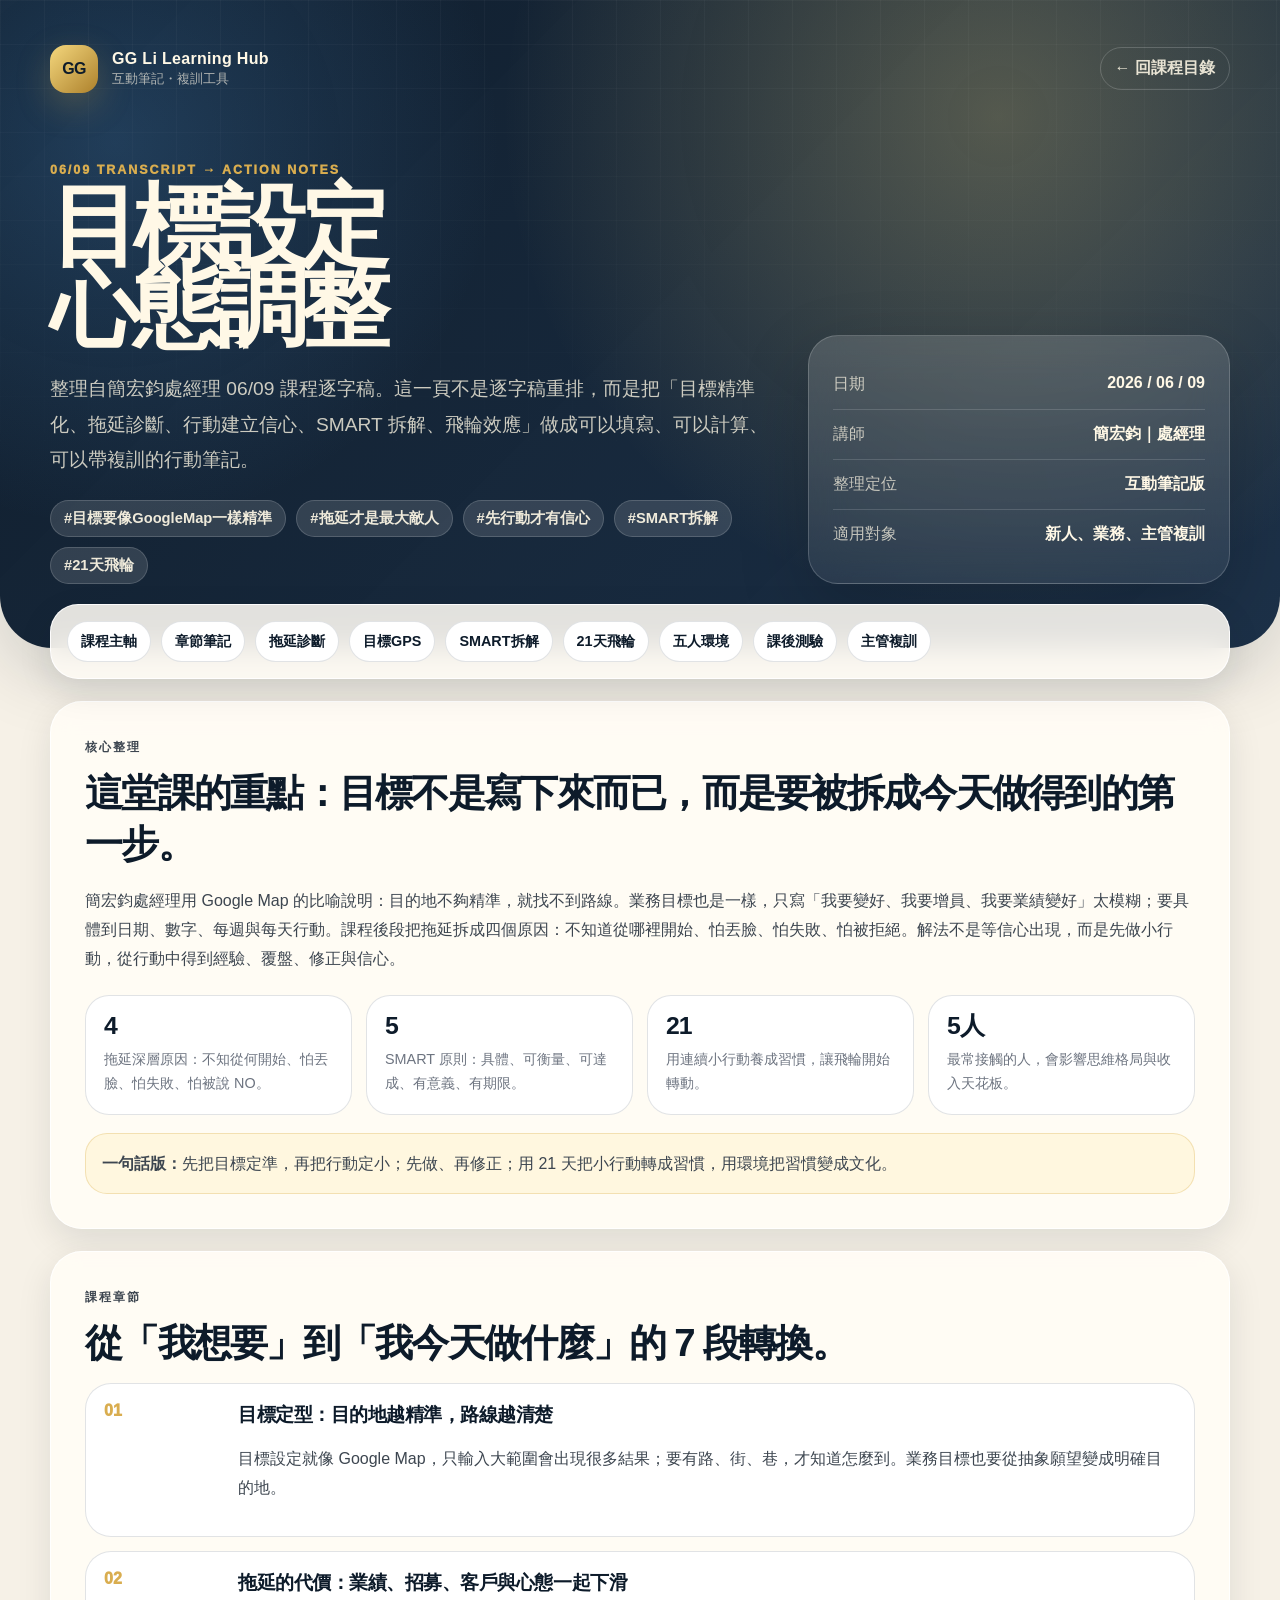
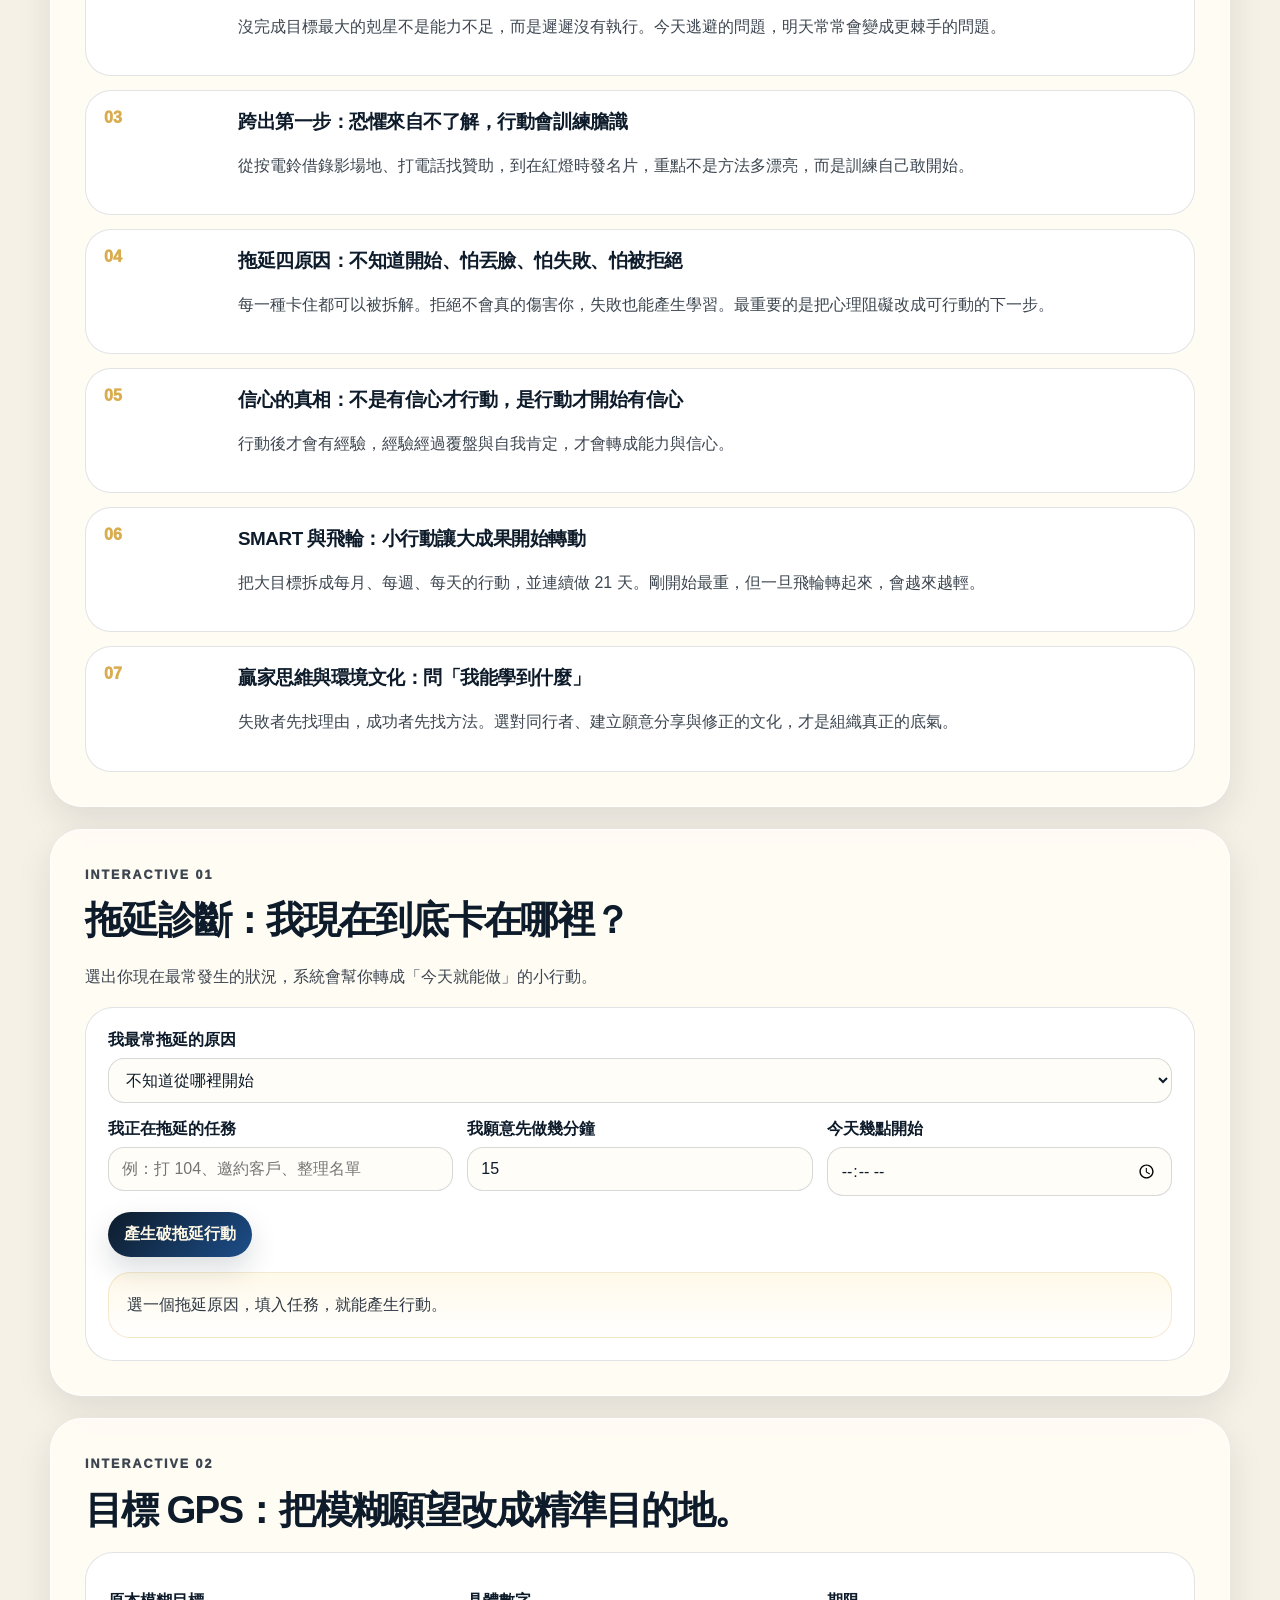
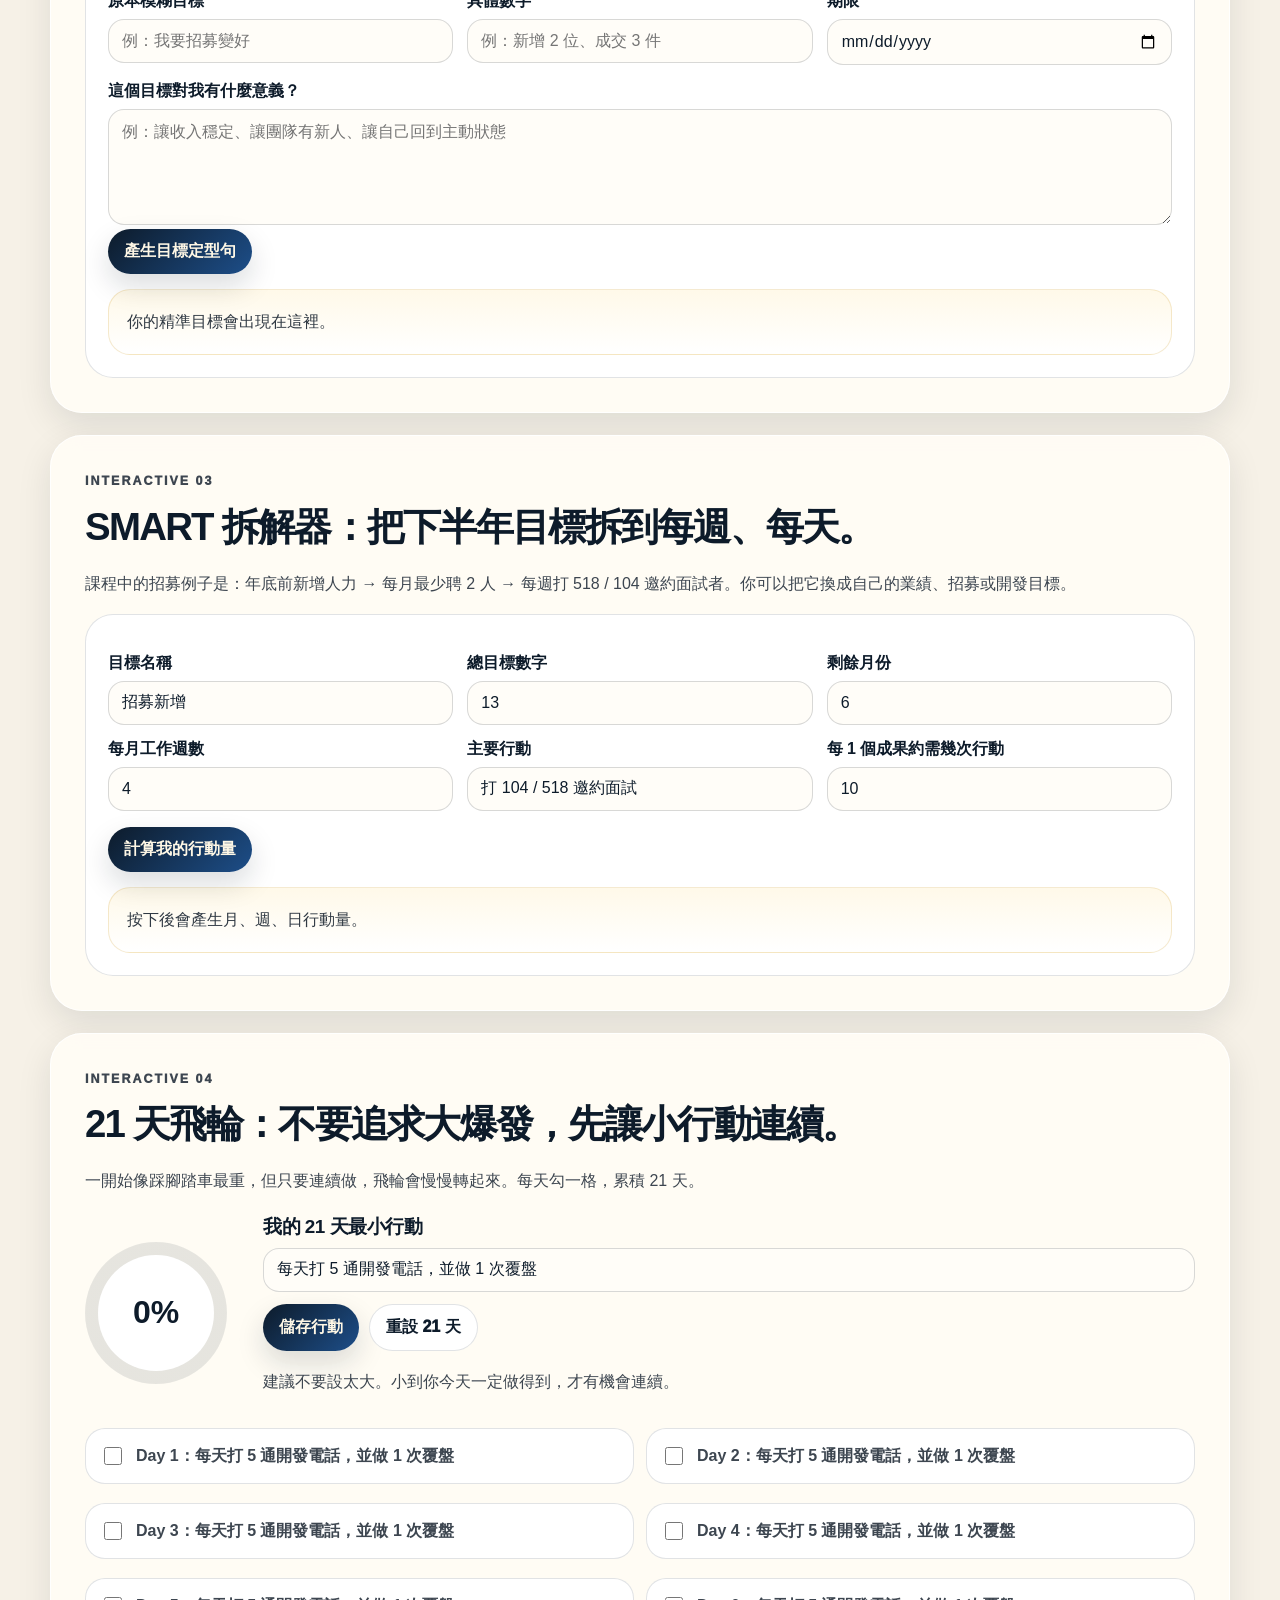
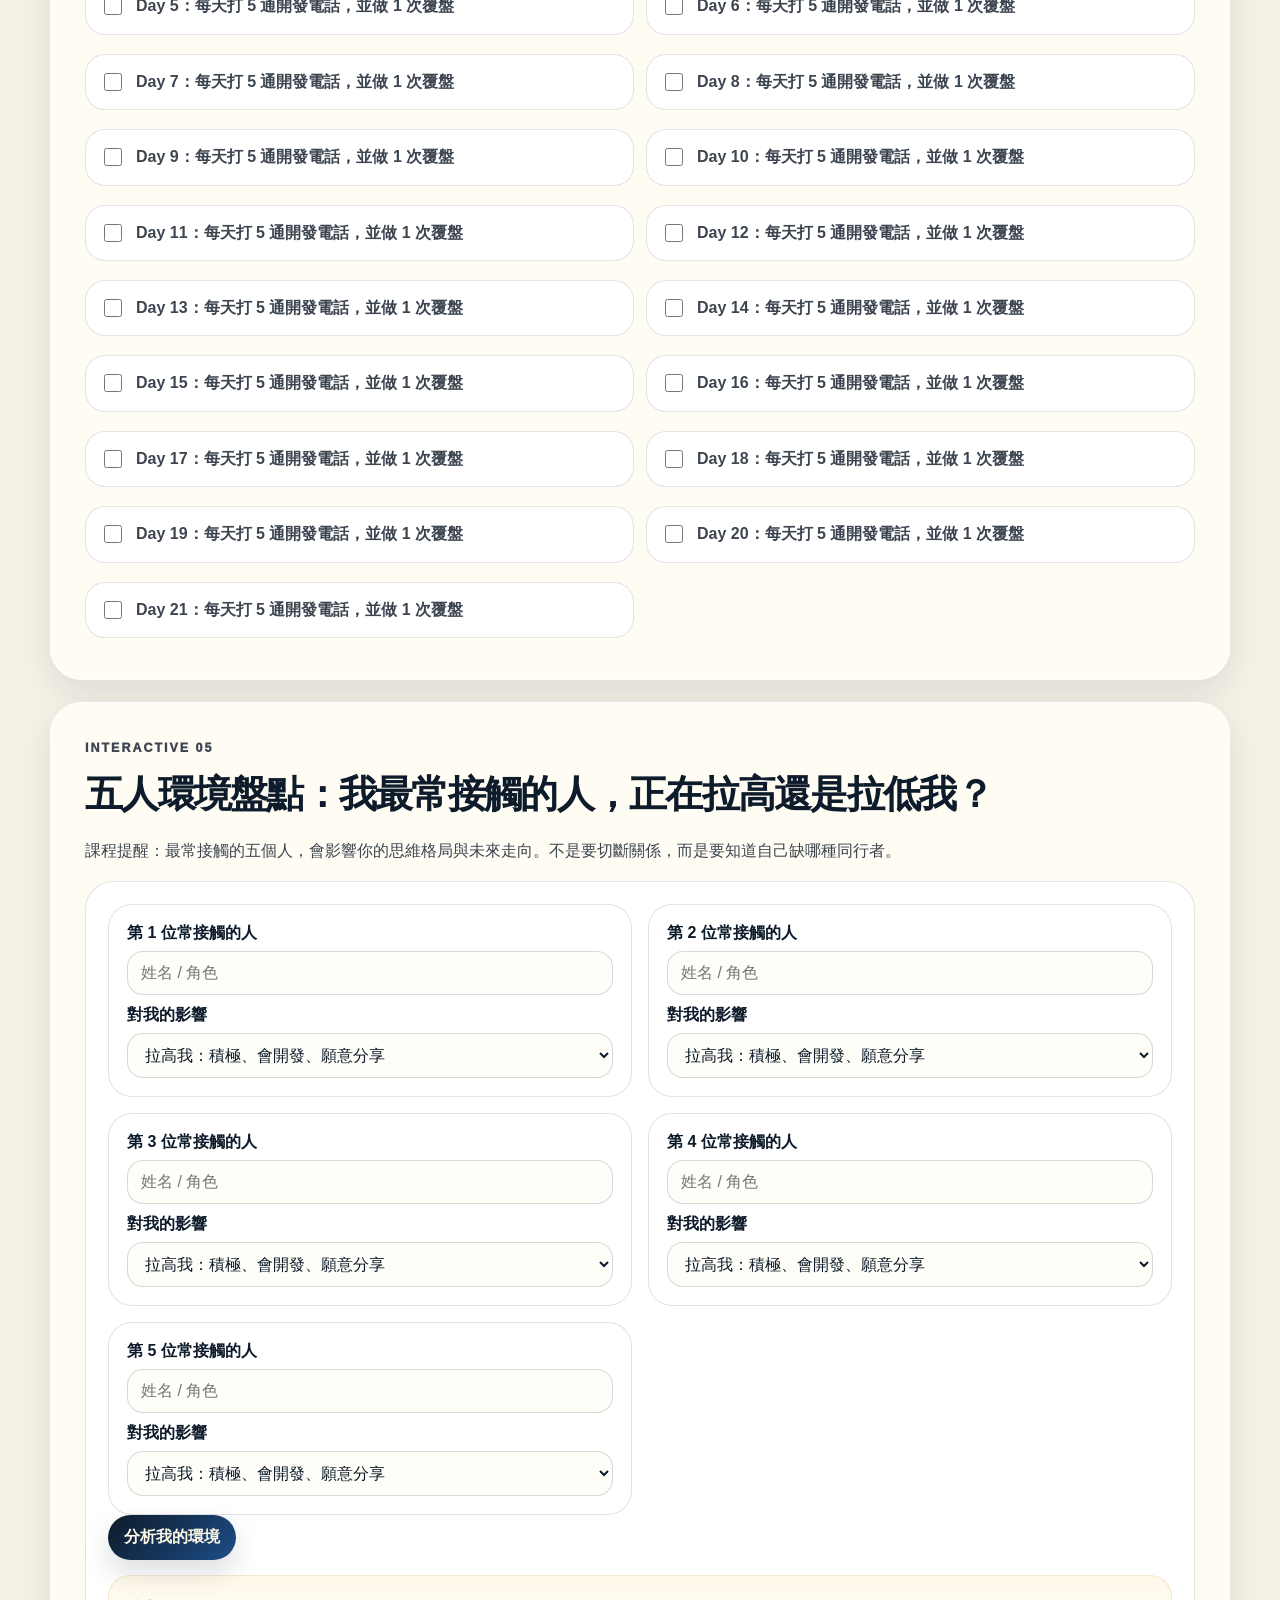
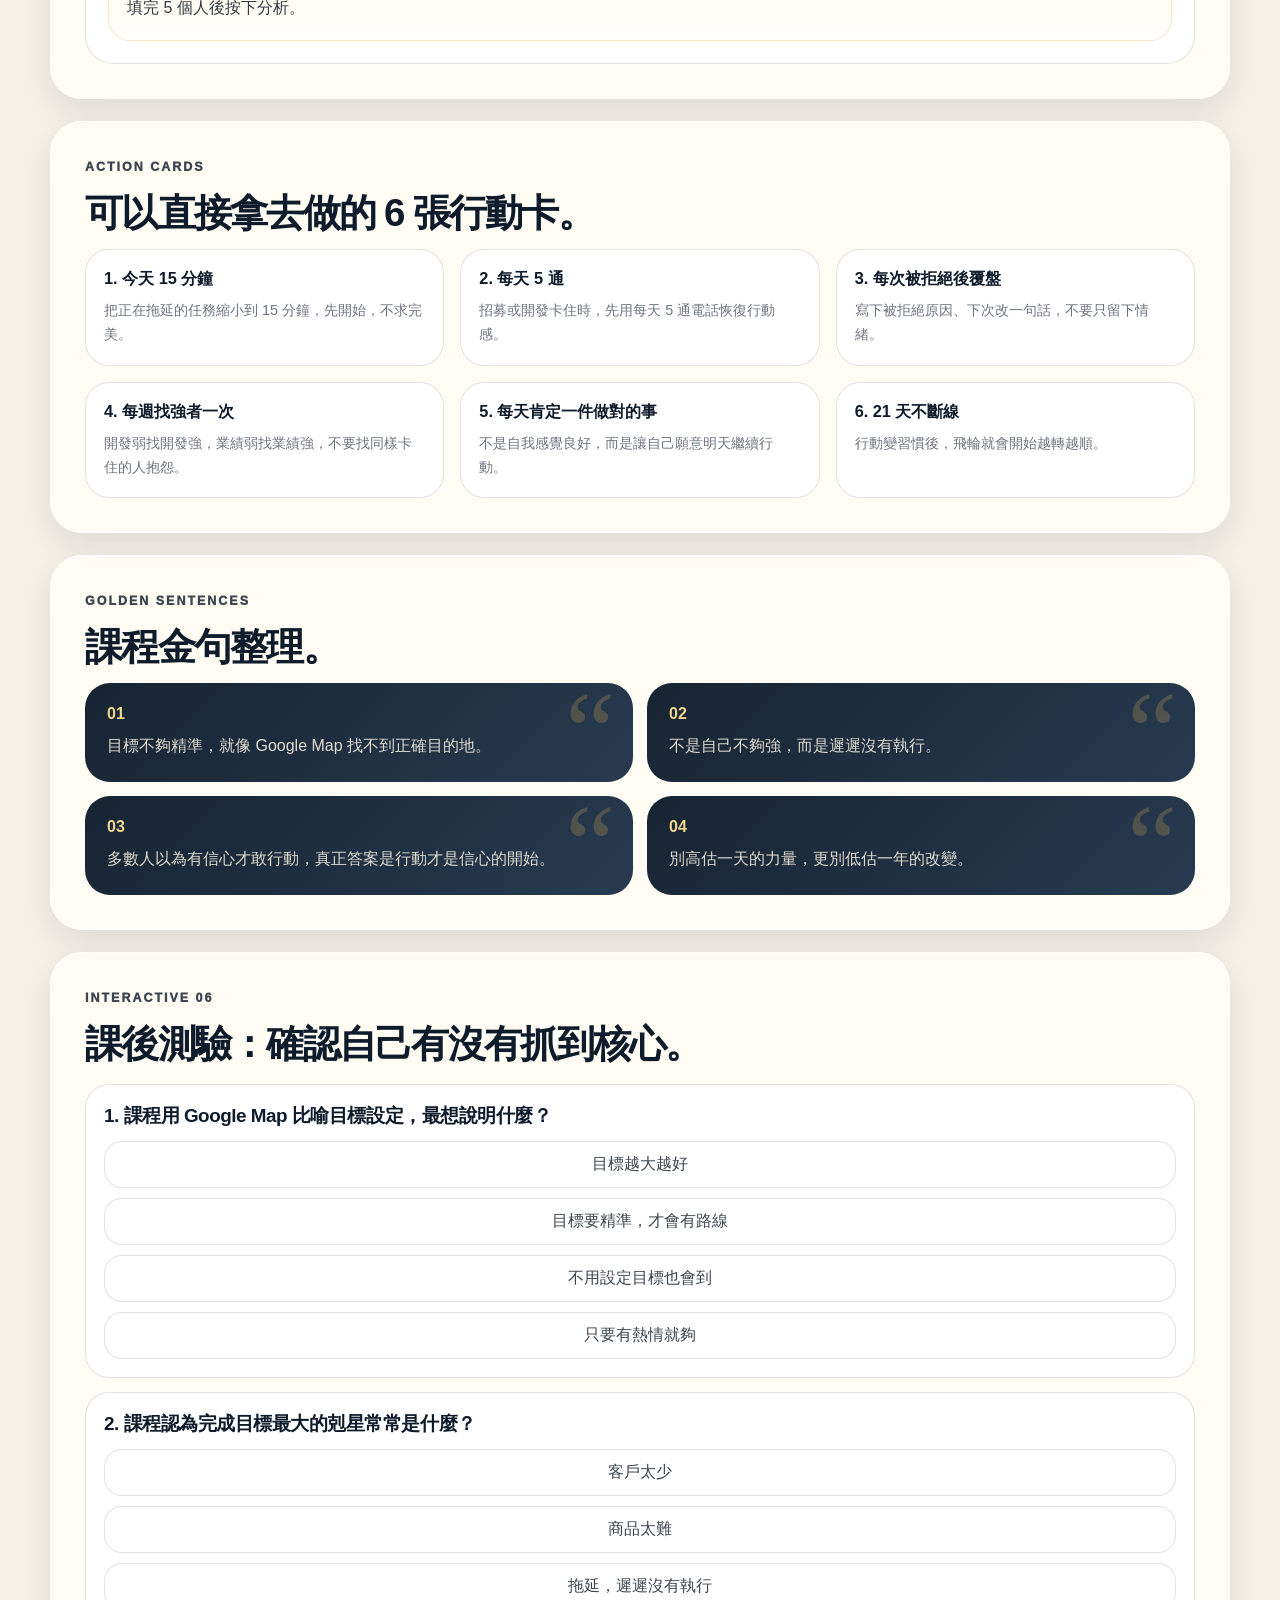
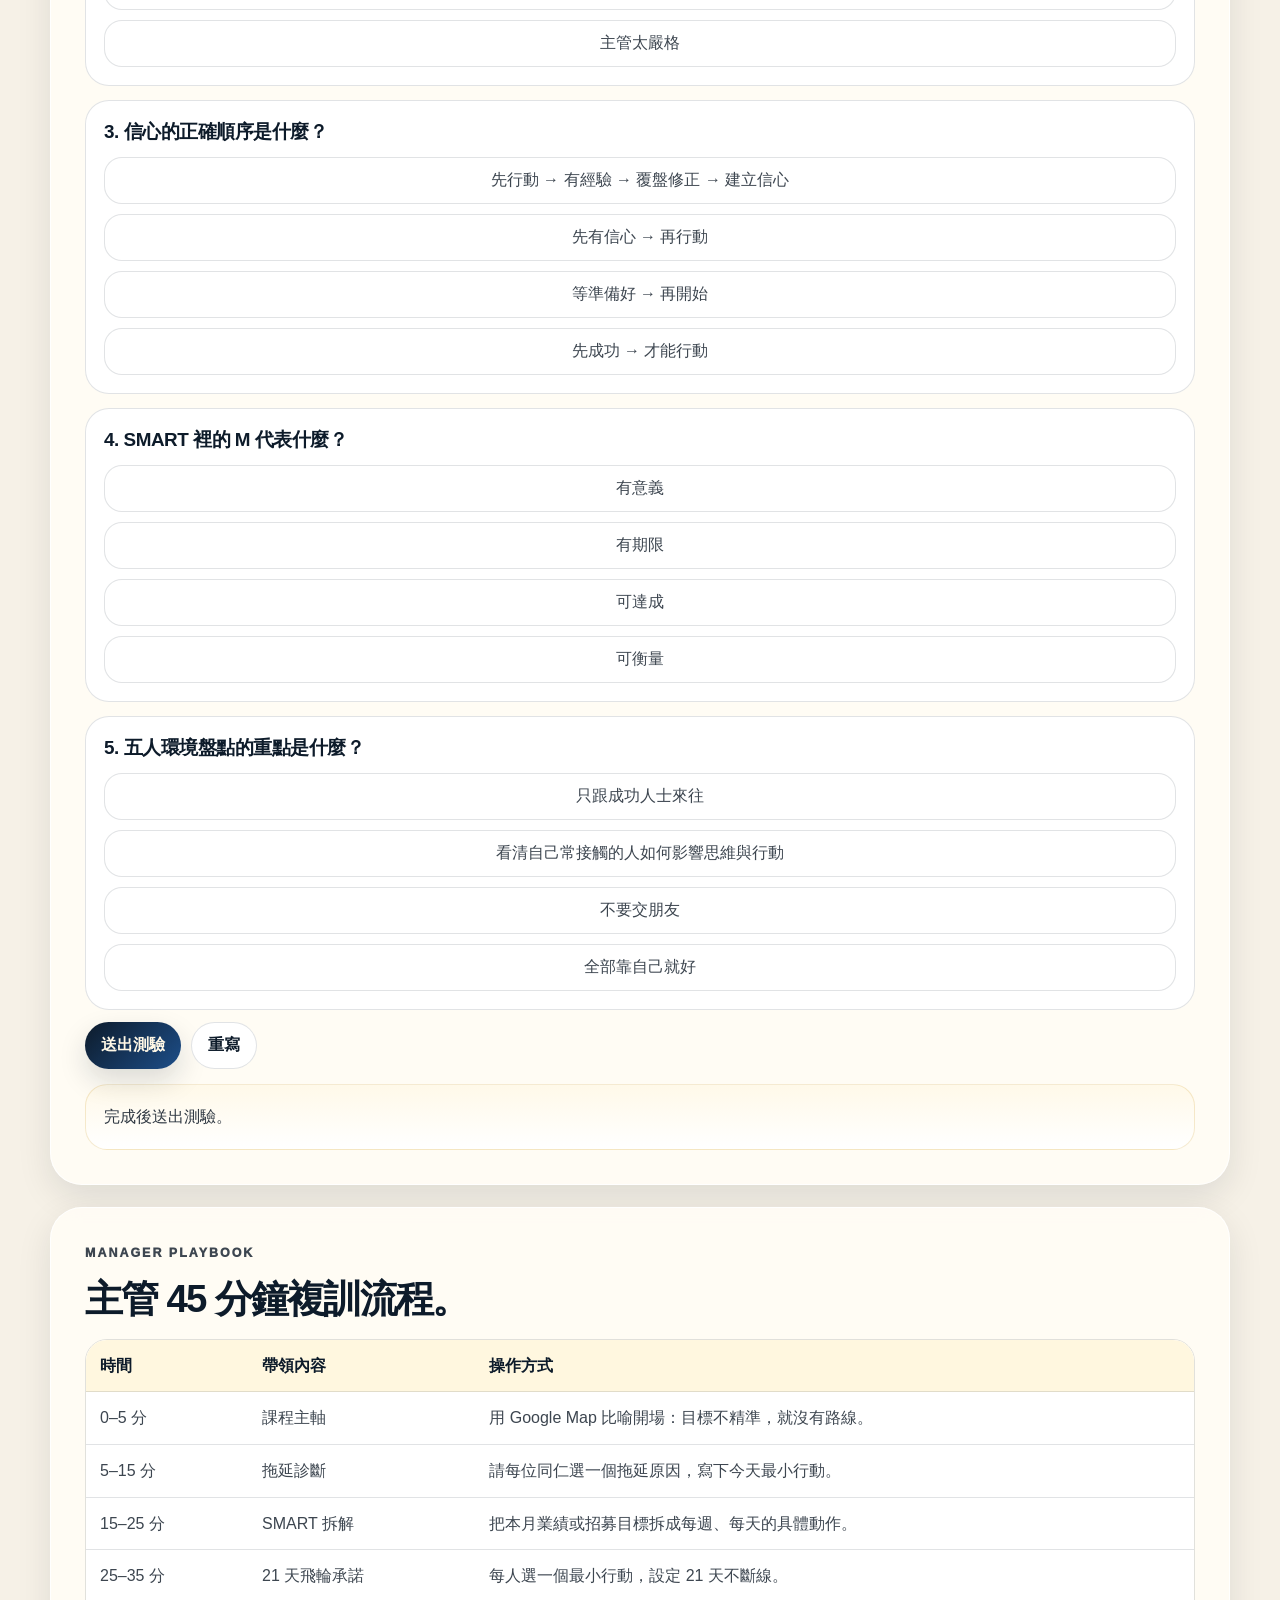
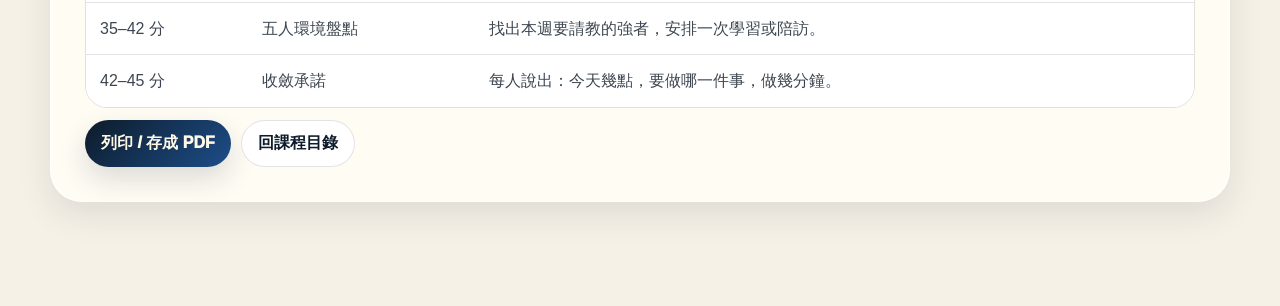
<file: notes/goal-setting-0609/index.html>
<!doctype html>
<html lang="zh-Hant">
<head>
  <meta charset="utf-8" />
  <meta name="viewport" content="width=device-width, initial-scale=1" />
  <meta name="description" content="06/09 簡宏鈞處經理｜目標設定、心態調整課程整理成可互動、可執行、可複訓的筆記頁。" />
  <meta name="theme-color" content="#0d1b2a" />
  <title>06/09 簡宏鈞處經理｜目標設定・心態調整互動筆記</title>
  <link rel="icon" href="../../assets/brand-mark.svg" type="image/svg+xml" />
  <link rel="stylesheet" href="../../css/style.css?v=20260624-goal" />
  <style>
    :root {
      --note-navy:#0d1b2a; --note-blue:#1d4e89; --note-gold:#d9ad4f; --note-gold-2:#f2d58c;
      --note-cream:#fff8e6; --note-paper:rgba(255,252,245,.94); --note-green:#4f8f6b; --note-red:#b95858;
      --note-line:rgba(13,27,42,.12); --note-muted:#6d7480; --note-shadow:0 24px 70px rgba(13,27,42,.16); --note-soft:0 12px 34px rgba(13,27,42,.10);
    }
    html{scroll-behavior:smooth} body{background:radial-gradient(circle at top right,rgba(217,173,79,.14),transparent 32rem),#f6f1e7;color:#1f2933}
    .note-header{min-height:72vh;display:grid;align-items:end;padding:18px 0 64px;color:var(--note-cream);background:radial-gradient(circle at 78% 18%,rgba(244,215,125,.28),transparent 31rem),radial-gradient(circle at 9% 22%,rgba(67,127,183,.30),transparent 24rem),linear-gradient(135deg,rgba(13,27,42,.99),rgba(21,42,66,.97));border-bottom-left-radius:52px;border-bottom-right-radius:52px;box-shadow:var(--note-shadow);overflow:hidden;position:relative}
    .note-header:before{content:"";position:absolute;inset:0;background-image:linear-gradient(rgba(255,255,255,.035) 1px,transparent 1px),linear-gradient(90deg,rgba(255,255,255,.035) 1px,transparent 1px);background-size:44px 44px;mask-image:linear-gradient(to bottom,rgba(0,0,0,.9),transparent 82%)}
    .note-topbar,.note-hero{position:relative;z-index:1}.note-topbar{width:min(1180px,calc(100% - 40px));margin:0 auto 44px;display:flex;align-items:center;justify-content:space-between;gap:16px}.note-hero{width:min(1180px,calc(100% - 40px));margin:0 auto;display:grid;grid-template-columns:minmax(0,1.1fr) minmax(310px,.64fr);gap:32px;align-items:end}.note-hero h1{margin:0;font-size:clamp(2.8rem,7vw,6.7rem);line-height:.9;letter-spacing:-.075em;max-width:960px}.note-lead{color:rgba(255,248,230,.78);font-size:clamp(1.02rem,1.8vw,1.2rem);line-height:1.85;max-width:820px;margin:24px 0 0}.note-tags{display:flex;flex-wrap:wrap;gap:10px;margin-top:22px}.note-tag{padding:8px 13px;border-radius:999px;background:rgba(255,255,255,.13);border:1px solid rgba(255,255,255,.16);color:rgba(255,248,230,.92);font-weight:900;font-size:.92rem}.back-link{display:inline-flex;align-items:center;gap:8px;padding:10px 14px;border:1px solid rgba(255,255,255,.18);border-radius:999px;color:rgba(255,248,230,.88);font-weight:900;white-space:nowrap}.note-meta-card{padding:24px;border-radius:30px;background:linear-gradient(180deg,rgba(255,255,255,.15),rgba(255,255,255,.07));border:1px solid rgba(255,255,255,.18);backdrop-filter:blur(18px);box-shadow:0 24px 70px rgba(0,0,0,.18)}.meta-row{display:flex;justify-content:space-between;gap:16px;padding:14px 0;border-bottom:1px solid rgba(255,255,255,.14);color:rgba(255,248,230,.72)}.meta-row:last-child{border-bottom:0}.meta-row strong{color:var(--note-cream);text-align:right}.note-main{width:min(1180px,calc(100% - 40px));margin:-44px auto 0;position:relative;z-index:2;padding-bottom:82px}.quick-nav{display:flex;flex-wrap:wrap;gap:10px;padding:16px;border-radius:28px;background:rgba(255,252,245,.88);border:1px solid rgba(255,255,255,.92);box-shadow:var(--note-soft);backdrop-filter:blur(14px);margin-bottom:22px;position:sticky;top:12px;z-index:20}.quick-nav a{padding:10px 13px;border-radius:999px;background:#fff;border:1px solid var(--note-line);color:var(--note-navy);font-weight:900;font-size:.9rem}.note-card{padding:clamp(22px,4vw,34px);border-radius:32px;background:var(--note-paper);border:1px solid rgba(255,255,255,.9);box-shadow:var(--note-soft);backdrop-filter:blur(14px);margin-bottom:22px}.note-card h2{margin:0 0 10px;font-size:clamp(1.55rem,3vw,2.45rem);letter-spacing:-.045em;color:var(--note-navy)}.note-card h3{margin:0 0 8px;font-size:1.18rem;letter-spacing:-.025em;color:var(--note-navy)}.note-card p,.note-card li{color:#3d4650;line-height:1.82}.muted{color:var(--note-muted)}.eyebrow{color:var(--note-gold);text-transform:uppercase;letter-spacing:.16em;font-weight:950;font-size:.78rem;margin:0 0 9px}.hero-metrics{display:grid;grid-template-columns:repeat(4,minmax(0,1fr));gap:14px;margin-top:22px}.metric,.mini-card{padding:18px;border-radius:24px;background:#fff;border:1px solid var(--note-line)}.metric strong{display:block;color:var(--note-navy);font-size:1.55rem;line-height:1;letter-spacing:-.045em}.metric span,.mini-card span,.mini-card small{color:var(--note-muted);font-size:.9rem;line-height:1.7;display:block;margin-top:8px}.mini-card b{display:block;color:var(--note-navy);margin-bottom:7px;font-size:1.02rem}.grid-2{display:grid;grid-template-columns:repeat(2,minmax(0,1fr));gap:16px}.grid-3{display:grid;grid-template-columns:repeat(3,minmax(0,1fr));gap:16px}.chapter{display:grid;grid-template-columns:116px 1fr;gap:18px;padding:18px;border-radius:26px;background:#fff;border:1px solid var(--note-line);margin-top:14px}.chapter time{color:var(--note-gold);font-weight:950}.chapter ul{margin:9px 0 0;padding-left:1.25em}.tool-panel{border-radius:28px;background:#fff;border:1px solid var(--note-line);padding:22px;margin-top:16px}.field-grid{display:grid;grid-template-columns:repeat(3,minmax(0,1fr));gap:14px;margin:16px 0}label{font-weight:900;color:var(--note-navy);display:block;margin-bottom:7px}input,select,textarea{width:100%;box-sizing:border-box;border:1px solid rgba(13,27,42,.16);background:#fffdf8;border-radius:16px;padding:12px 13px;font:inherit;color:var(--note-navy);outline:none}textarea{min-height:116px;resize:vertical}input:focus,select:focus,textarea:focus{border-color:rgba(217,173,79,.72);box-shadow:0 0 0 4px rgba(217,173,79,.13)}.btn-row{display:flex;flex-wrap:wrap;gap:10px;margin-top:12px}.note-btn{appearance:none;border:0;cursor:pointer;border-radius:999px;padding:12px 16px;font-weight:950;color:#fff8e6;background:linear-gradient(135deg,var(--note-navy),var(--note-blue));box-shadow:0 12px 28px rgba(13,27,42,.15)}.note-btn.secondary{color:var(--note-navy);background:#fff;border:1px solid var(--note-line);box-shadow:none}.result-box{margin-top:15px;padding:18px;border-radius:22px;background:linear-gradient(180deg,#fff9e9,#fff);border:1px solid rgba(217,173,79,.26);color:#303943;line-height:1.75;white-space:pre-wrap}.checklist{display:grid;grid-template-columns:repeat(2,minmax(0,1fr));gap:12px;margin-top:16px}.check-item{display:flex;gap:11px;align-items:flex-start;padding:14px;border:1px solid var(--note-line);border-radius:20px;background:#fff}.check-item input{width:18px;height:18px;margin-top:4px;flex:0 0 auto}.check-item span{color:#3d4650;line-height:1.65}.progress-wrap{display:grid;grid-template-columns:160px 1fr;align-items:center;gap:18px;margin-top:18px}.progress-ring{width:142px;height:142px;border-radius:50%;display:grid;place-items:center;background:conic-gradient(var(--note-gold) var(--progress,0%),rgba(13,27,42,.10) 0);position:relative}.progress-ring:after{content:"";position:absolute;inset:13px;background:#fff;border-radius:50%}.progress-ring strong{position:relative;z-index:1;font-size:2rem;color:var(--note-navy)}.pill-list{display:flex;flex-wrap:wrap;gap:8px;margin-top:12px}.pill{padding:8px 11px;border-radius:999px;background:rgba(29,78,137,.09);color:var(--note-navy);font-weight:900;font-size:.88rem}.quote-grid{display:grid;grid-template-columns:repeat(2,minmax(0,1fr));gap:14px}.quote{padding:22px;border-radius:25px;background:linear-gradient(135deg,rgba(13,27,42,.96),rgba(21,42,66,.92));color:var(--note-cream);position:relative;overflow:hidden}.quote:before{content:"“";position:absolute;right:18px;top:-16px;color:rgba(217,173,79,.25);font-size:7rem;font-family:Georgia,serif}.quote b{position:relative;display:block;color:var(--note-gold-2);margin-bottom:8px}.quote p{position:relative;color:rgba(255,248,230,.86);margin:0}.quiz-options{display:grid;gap:10px;margin-top:12px}.quiz-option{padding:12px 14px;border-radius:18px;border:1px solid var(--note-line);background:#fff;cursor:pointer;color:#3d4650}.quiz-option.selected{border-color:rgba(217,173,79,.8);background:#fff7df;font-weight:900;color:var(--note-navy)}.quiz-question{padding:18px;border-radius:24px;background:#fff;border:1px solid var(--note-line);margin-top:14px}.table-scroll{overflow:auto;border-radius:22px;border:1px solid var(--note-line);margin-top:14px}table{border-collapse:collapse;width:100%;min-width:720px;background:#fff}th,td{padding:13px 14px;border-bottom:1px solid var(--note-line);text-align:left;vertical-align:top;color:#3d4650;line-height:1.6}th{background:#fff7df;color:var(--note-navy);font-weight:950}tr:last-child td{border-bottom:0}.alert{padding:16px;border-radius:22px;background:#fff7df;border:1px solid rgba(217,173,79,.32);color:#3d4650;line-height:1.7}.print-note{display:none}@media print{.quick-nav,.note-btn,.tool-panel input,.tool-panel select,.tool-panel textarea,.btn-row{display:none!important}.note-header{min-height:auto;border-radius:0;padding:20px 0}.note-main{margin:20px auto 0}.note-card{box-shadow:none;break-inside:avoid}.print-note{display:block;color:#3d4650}}@media(max-width:920px){.note-hero,.grid-2,.grid-3,.hero-metrics,.quote-grid,.field-grid,.checklist{grid-template-columns:1fr}.chapter{grid-template-columns:1fr}.progress-wrap{grid-template-columns:1fr}.quick-nav{position:relative;top:auto}.note-topbar{align-items:flex-start}.brand-text small{display:none}}
  </style>
</head>
<body>
  <header class="note-header">
    <nav class="note-topbar" aria-label="課程導覽">
      <a class="brand" href="../../index.html" aria-label="回到課程目錄">
        <span class="brand-mark">GG</span>
        <span class="brand-text"><strong>GG Li Learning Hub</strong><small>互動筆記・複訓工具</small></span>
      </a>
      <a class="back-link" href="../../index.html#courses">← 回課程目錄</a>
    </nav>
    <section class="note-hero">
      <div>
        <p class="eyebrow">06/09 Transcript → Action Notes</p>
        <h1>目標設定<br>心態調整</h1>
        <p class="note-lead">整理自簡宏鈞處經理 06/09 課程逐字稿。這一頁不是逐字稿重排，而是把「目標精準化、拖延診斷、行動建立信心、SMART 拆解、飛輪效應」做成可以填寫、可以計算、可以帶複訓的行動筆記。</p>
        <div class="note-tags">
          <span class="note-tag">#目標要像GoogleMap一樣精準</span><span class="note-tag">#拖延才是最大敵人</span><span class="note-tag">#先行動才有信心</span><span class="note-tag">#SMART拆解</span><span class="note-tag">#21天飛輪</span>
        </div>
      </div>
      <aside class="note-meta-card" aria-label="課程資訊">
        <div class="meta-row"><span>日期</span><strong>2026 / 06 / 09</strong></div>
        <div class="meta-row"><span>講師</span><strong>簡宏鈞｜處經理</strong></div>
        <div class="meta-row"><span>整理定位</span><strong>互動筆記版</strong></div>
        <div class="meta-row"><span>適用對象</span><strong>新人、業務、主管複訓</strong></div>
      </aside>
    </section>
  </header>

  <main class="note-main">
    <nav class="quick-nav" aria-label="快速跳轉">
      <a href="#summary">課程主軸</a><a href="#chapters">章節筆記</a><a href="#diagnosis">拖延診斷</a><a href="#gps">目標GPS</a><a href="#smart">SMART拆解</a><a href="#flywheel">21天飛輪</a><a href="#people">五人環境</a><a href="#quiz">課後測驗</a><a href="#coach">主管複訓</a>
    </nav>

    <section id="summary" class="note-card">
      <p class="eyebrow">核心整理</p>
      <h2>這堂課的重點：目標不是寫下來而已，而是要被拆成今天做得到的第一步。</h2>
      <p>簡宏鈞處經理用 Google Map 的比喻說明：目的地不夠精準，就找不到路線。業務目標也是一樣，只寫「我要變好、我要增員、我要業績變好」太模糊；要具體到日期、數字、每週與每天行動。課程後段把拖延拆成四個原因：不知道從哪裡開始、怕丟臉、怕失敗、怕被拒絕。解法不是等信心出現，而是先做小行動，從行動中得到經驗、覆盤、修正與信心。</p>
      <div class="hero-metrics">
        <div class="metric"><strong>4</strong><span>拖延深層原因：不知從何開始、怕丟臉、怕失敗、怕被說 NO。</span></div>
        <div class="metric"><strong>5</strong><span>SMART 原則：具體、可衡量、可達成、有意義、有期限。</span></div>
        <div class="metric"><strong>21</strong><span>用連續小行動養成習慣，讓飛輪開始轉動。</span></div>
        <div class="metric"><strong>5人</strong><span>最常接觸的人，會影響思維格局與收入天花板。</span></div>
      </div>
      <div class="alert" style="margin-top:18px"><strong>一句話版：</strong>先把目標定準，再把行動定小；先做、再修正；用 21 天把小行動轉成習慣，用環境把習慣變成文化。</div>
    </section>

    <section id="chapters" class="note-card">
      <p class="eyebrow">課程章節</p>
      <h2>從「我想要」到「我今天做什麼」的 7 段轉換。</h2>
      <article class="chapter"><time>01</time><div><h3>目標定型：目的地越精準，路線越清楚</h3><p>目標設定就像 Google Map，只輸入大範圍會出現很多結果；要有路、街、巷，才知道怎麼到。業務目標也要從抽象願望變成明確目的地。</p></div></article>
      <article class="chapter"><time>02</time><div><h3>拖延的代價：業績、招募、客戶與心態一起下滑</h3><p>沒完成目標最大的剋星不是能力不足，而是遲遲沒有執行。今天逃避的問題，明天常常會變成更棘手的問題。</p></div></article>
      <article class="chapter"><time>03</time><div><h3>跨出第一步：恐懼來自不了解，行動會訓練膽識</h3><p>從按電鈴借錄影場地、打電話找贊助，到在紅燈時發名片，重點不是方法多漂亮，而是訓練自己敢開始。</p></div></article>
      <article class="chapter"><time>04</time><div><h3>拖延四原因：不知道開始、怕丟臉、怕失敗、怕被拒絕</h3><p>每一種卡住都可以被拆解。拒絕不會真的傷害你，失敗也能產生學習。最重要的是把心理阻礙改成可行動的下一步。</p></div></article>
      <article class="chapter"><time>05</time><div><h3>信心的真相：不是有信心才行動，是行動才開始有信心</h3><p>行動後才會有經驗，經驗經過覆盤與自我肯定，才會轉成能力與信心。</p></div></article>
      <article class="chapter"><time>06</time><div><h3>SMART 與飛輪：小行動讓大成果開始轉動</h3><p>把大目標拆成每月、每週、每天的行動，並連續做 21 天。剛開始最重，但一旦飛輪轉起來，會越來越輕。</p></div></article>
      <article class="chapter"><time>07</time><div><h3>贏家思維與環境文化：問「我能學到什麼」</h3><p>失敗者先找理由，成功者先找方法。選對同行者、建立願意分享與修正的文化，才是組織真正的底氣。</p></div></article>
    </section>

    <section id="diagnosis" class="note-card">
      <p class="eyebrow">Interactive 01</p>
      <h2>拖延診斷：我現在到底卡在哪裡？</h2>
      <p>選出你現在最常發生的狀況，系統會幫你轉成「今天就能做」的小行動。</p>
      <div class="tool-panel">
        <label for="delayReason">我最常拖延的原因</label>
        <select id="delayReason">
          <option value="start">不知道從哪裡開始</option>
          <option value="face">怕丟臉，太在意別人眼光</option>
          <option value="fail">怕失敗，怕努力沒有結果</option>
          <option value="no">怕被說 NO，怕邀約被拒絕</option>
        </select>
        <div class="field-grid">
          <div><label for="delayTask">我正在拖延的任務</label><input id="delayTask" placeholder="例：打 104、邀約客戶、整理名單" /></div>
          <div><label for="delayMinutes">我願意先做幾分鐘</label><input id="delayMinutes" type="number" value="15" min="1" /></div>
          <div><label for="delayTime">今天幾點開始</label><input id="delayTime" type="time" /></div>
        </div>
        <button class="note-btn" id="makeDelayPlan">產生破拖延行動</button>
        <div id="delayResult" class="result-box">選一個拖延原因，填入任務，就能產生行動。</div>
      </div>
    </section>

    <section id="gps" class="note-card">
      <p class="eyebrow">Interactive 02</p>
      <h2>目標 GPS：把模糊願望改成精準目的地。</h2>
      <div class="tool-panel">
        <div class="field-grid">
          <div><label for="vagueGoal">原本模糊目標</label><input id="vagueGoal" placeholder="例：我要招募變好" /></div>
          <div><label for="goalNumber">具體數字</label><input id="goalNumber" placeholder="例：新增 2 位、成交 3 件" /></div>
          <div><label for="goalDeadline">期限</label><input id="goalDeadline" type="date" /></div>
        </div>
        <label for="goalWhy">這個目標對我有什麼意義？</label><textarea id="goalWhy" placeholder="例：讓收入穩定、讓團隊有新人、讓自己回到主動狀態"></textarea>
        <button class="note-btn" id="makeGps">產生目標定型句</button>
        <div id="gpsResult" class="result-box">你的精準目標會出現在這裡。</div>
      </div>
    </section>

    <section id="smart" class="note-card">
      <p class="eyebrow">Interactive 03</p>
      <h2>SMART 拆解器：把下半年目標拆到每週、每天。</h2>
      <p>課程中的招募例子是：年底前新增人力 → 每月最少聘 2 人 → 每週打 518 / 104 邀約面試者。你可以把它換成自己的業績、招募或開發目標。</p>
      <div class="tool-panel">
        <div class="field-grid">
          <div><label for="smartGoal">目標名稱</label><input id="smartGoal" value="招募新增" /></div>
          <div><label for="smartTotal">總目標數字</label><input id="smartTotal" type="number" value="13" min="1" /></div>
          <div><label for="smartMonths">剩餘月份</label><input id="smartMonths" type="number" value="6" min="1" /></div>
          <div><label for="smartWeeks">每月工作週數</label><input id="smartWeeks" type="number" value="4" min="1" /></div>
          <div><label for="smartAction">主要行動</label><input id="smartAction" value="打 104 / 518 邀約面試" /></div>
          <div><label for="smartConversion">每 1 個成果約需幾次行動</label><input id="smartConversion" type="number" value="10" min="1" /></div>
        </div>
        <button class="note-btn" id="calcSmart">計算我的行動量</button>
        <div id="smartResult" class="result-box">按下後會產生月、週、日行動量。</div>
      </div>
    </section>

    <section id="flywheel" class="note-card">
      <p class="eyebrow">Interactive 04</p>
      <h2>21 天飛輪：不要追求大爆發，先讓小行動連續。</h2>
      <p>一開始像踩腳踏車最重，但只要連續做，飛輪會慢慢轉起來。每天勾一格，累積 21 天。</p>
      <div class="progress-wrap">
        <div class="progress-ring" id="flywheelRing"><strong id="flywheelScore">0%</strong></div>
        <div>
          <h3>我的 21 天最小行動</h3>
          <input id="dailyAction" value="每天打 5 通開發電話，並做 1 次覆盤" />
          <div class="btn-row"><button class="note-btn" id="saveDailyAction">儲存行動</button><button class="note-btn secondary" id="resetFlywheel">重設 21 天</button></div>
          <p class="muted">建議不要設太大。小到你今天一定做得到，才有機會連續。</p>
        </div>
      </div>
      <div class="checklist" id="dayChecklist"></div>
    </section>

    <section id="people" class="note-card">
      <p class="eyebrow">Interactive 05</p>
      <h2>五人環境盤點：我最常接觸的人，正在拉高還是拉低我？</h2>
      <p>課程提醒：最常接觸的五個人，會影響你的思維格局與未來走向。不是要切斷關係，而是要知道自己缺哪種同行者。</p>
      <div class="tool-panel">
        <div id="peopleGrid" class="grid-2"></div>
        <button class="note-btn" id="analyzePeople">分析我的環境</button>
        <div id="peopleResult" class="result-box">填完 5 個人後按下分析。</div>
      </div>
    </section>

    <section class="note-card">
      <p class="eyebrow">Action Cards</p>
      <h2>可以直接拿去做的 6 張行動卡。</h2>
      <div class="grid-3">
        <div class="mini-card"><b>1. 今天 15 分鐘</b><span>把正在拖延的任務縮小到 15 分鐘，先開始，不求完美。</span></div>
        <div class="mini-card"><b>2. 每天 5 通</b><span>招募或開發卡住時，先用每天 5 通電話恢復行動感。</span></div>
        <div class="mini-card"><b>3. 每次被拒絕後覆盤</b><span>寫下被拒絕原因、下次改一句話，不要只留下情緒。</span></div>
        <div class="mini-card"><b>4. 每週找強者一次</b><span>開發弱找開發強，業績弱找業績強，不要找同樣卡住的人抱怨。</span></div>
        <div class="mini-card"><b>5. 每天肯定一件做對的事</b><span>不是自我感覺良好，而是讓自己願意明天繼續行動。</span></div>
        <div class="mini-card"><b>6. 21 天不斷線</b><span>行動變習慣後，飛輪就會開始越轉越順。</span></div>
      </div>
    </section>

    <section class="note-card">
      <p class="eyebrow">Golden Sentences</p>
      <h2>課程金句整理。</h2>
      <div class="quote-grid">
        <div class="quote"><b>01</b><p>目標不夠精準，就像 Google Map 找不到正確目的地。</p></div>
        <div class="quote"><b>02</b><p>不是自己不夠強，而是遲遲沒有執行。</p></div>
        <div class="quote"><b>03</b><p>多數人以為有信心才敢行動，真正答案是行動才是信心的開始。</p></div>
        <div class="quote"><b>04</b><p>別高估一天的力量，更別低估一年的改變。</p></div>
      </div>
    </section>

    <section id="quiz" class="note-card">
      <p class="eyebrow">Interactive 06</p>
      <h2>課後測驗：確認自己有沒有抓到核心。</h2>
      <div id="quizMount"></div>
      <div class="btn-row"><button class="note-btn" id="gradeQuiz">送出測驗</button><button class="note-btn secondary" id="resetQuiz">重寫</button></div>
      <div id="quizResult" class="result-box">完成後送出測驗。</div>
    </section>

    <section id="coach" class="note-card">
      <p class="eyebrow">Manager Playbook</p>
      <h2>主管 45 分鐘複訓流程。</h2>
      <div class="table-scroll">
        <table>
          <thead><tr><th>時間</th><th>帶領內容</th><th>操作方式</th></tr></thead>
          <tbody>
            <tr><td>0–5 分</td><td>課程主軸</td><td>用 Google Map 比喻開場：目標不精準，就沒有路線。</td></tr>
            <tr><td>5–15 分</td><td>拖延診斷</td><td>請每位同仁選一個拖延原因，寫下今天最小行動。</td></tr>
            <tr><td>15–25 分</td><td>SMART 拆解</td><td>把本月業績或招募目標拆成每週、每天的具體動作。</td></tr>
            <tr><td>25–35 分</td><td>21 天飛輪承諾</td><td>每人選一個最小行動，設定 21 天不斷線。</td></tr>
            <tr><td>35–42 分</td><td>五人環境盤點</td><td>找出本週要請教的強者，安排一次學習或陪訪。</td></tr>
            <tr><td>42–45 分</td><td>收斂承諾</td><td>每人說出：今天幾點，要做哪一件事，做幾分鐘。</td></tr>
          </tbody>
        </table>
      </div>
      <div class="btn-row"><button class="note-btn" onclick="window.print()">列印 / 存成 PDF</button><a class="note-btn secondary" href="../../index.html#courses">回課程目錄</a></div>
      <p class="print-note">此頁整理自 06/09 課程逐字稿，定位為課後複訓與行動工具，非逐字稿全文。</p>
    </section>
  </main>

  <script>
    const $ = (id) => document.getElementById(id);

    $('makeDelayPlan').addEventListener('click', () => {
      const task = $('delayTask').value.trim() || '這件事';
      const minutes = $('delayMinutes').value || '15';
      const time = $('delayTime').value || '今天下班前';
      const reason = $('delayReason').value;
      const map = {
        start: ['卡點：不是你不想做，是第一步太模糊。', '解法：把任務切到小到不能再小，只做第一步。', `行動：${time}，先花 ${minutes} 分鐘做「${task}」的第一步，例如打開名單、撥第一通、寫第一句。`],
        face: ['卡點：你把別人的眼光放得比目標更大。', '解法：把丟臉重新定義成訓練膽識。', `行動：${time}，用 ${minutes} 分鐘完成一次「會不好意思但不會傷害你」的開口。`],
        fail: ['卡點：你害怕全力以赴後還是沒有結果。', '解法：把結果改成經驗值，失敗也要換到學習。', `行動：${time}，做 ${minutes} 分鐘，結束後寫下：我做對什麼？下次修正什麼？`],
        no: ['卡點：你把 NO 看成否定自己。', '解法：NO 是業務流程的一部分，不是人格評價。', `行動：${time}，先做 ${minutes} 分鐘邀約，目標不是成功，而是完成開口與覆盤。`]
      };
      $('delayResult').textContent = map[reason].join('\n');
    });

    $('makeGps').addEventListener('click', () => {
      const vague = $('vagueGoal').value.trim() || '我要變好';
      const num = $('goalNumber').value.trim() || '一個明確數字';
      const deadline = $('goalDeadline').value || '指定日期前';
      const why = $('goalWhy').value.trim() || '讓自己回到主動狀態，讓行動有方向。';
      $('gpsResult').textContent = `原本模糊目標：${vague}\n\n目標定型句：\n我會在 ${deadline} 前，完成「${num}」。這個目標對我的意義是：${why}\n\n今天第一步：把這個目標拆成 1 個本週行動，並在今天先做 15 分鐘。`;
    });

    $('calcSmart').addEventListener('click', () => {
      const goal = $('smartGoal').value.trim() || '目標';
      const total = Number($('smartTotal').value) || 1;
      const months = Number($('smartMonths').value) || 1;
      const weeks = Number($('smartWeeks').value) || 4;
      const action = $('smartAction').value.trim() || '主要行動';
      const conversion = Number($('smartConversion').value) || 1;
      const perMonth = Math.ceil(total / months);
      const totalActions = total * conversion;
      const actionsPerMonth = Math.ceil(totalActions / months);
      const actionsPerWeek = Math.ceil(actionsPerMonth / weeks);
      const actionsPerDay = Math.ceil(actionsPerWeek / 5);
      $('smartResult').textContent = `SMART 拆解｜${goal}\n\nS 具體：${months} 個月內完成 ${total} 個成果。\nM 可衡量：每月約 ${perMonth} 個成果。\nA 可達成：若每 1 個成果約需 ${conversion} 次行動，總共需要約 ${totalActions} 次行動。\nR 有意義：這個目標必須連到你的收入、團隊、客戶或自我成長。\nT 有期限：從今天起，每月檢查一次。\n\n行動量：\n每月：${actionsPerMonth} 次「${action}」\n每週：約 ${actionsPerWeek} 次\n每天：約 ${actionsPerDay} 次\n\n主管提醒：不要等心情好才做，先把每天的最低行動量完成。`;
    });

    const checklist = $('dayChecklist');
    function renderDays(){
      const saved = JSON.parse(localStorage.getItem('goal0609Days') || '{}');
      const action = localStorage.getItem('goal0609Action') || $('dailyAction').value;
      $('dailyAction').value = action;
      checklist.innerHTML = Array.from({length:21},(_,i)=>{
        const day = i+1;
        return `<label class="check-item"><input type="checkbox" data-day="${day}" ${saved[day]?'checked':''}><span>Day ${day}：${action}</span></label>`;
      }).join('');
      updateProgress();
    }
    function updateProgress(){
      const checked = checklist.querySelectorAll('input:checked').length;
      const pct = Math.round(checked / 21 * 100);
      $('flywheelScore').textContent = pct + '%';
      $('flywheelRing').style.setProperty('--progress', pct + '%');
    }
    checklist.addEventListener('change', (e)=>{
      if(!e.target.matches('input[type="checkbox"]')) return;
      const saved = JSON.parse(localStorage.getItem('goal0609Days') || '{}');
      saved[e.target.dataset.day] = e.target.checked;
      localStorage.setItem('goal0609Days', JSON.stringify(saved));
      updateProgress();
    });
    $('saveDailyAction').addEventListener('click',()=>{localStorage.setItem('goal0609Action', $('dailyAction').value.trim() || '每天完成最小行動'); renderDays();});
    $('resetFlywheel').addEventListener('click',()=>{localStorage.removeItem('goal0609Days'); renderDays();});
    renderDays();

    const peopleGrid = $('peopleGrid');
    peopleGrid.innerHTML = Array.from({length:5},(_,i)=>`<div class="mini-card"><label>第 ${i+1} 位常接觸的人</label><input class="personName" placeholder="姓名 / 角色"><label style="margin-top:10px">對我的影響</label><select class="personType"><option value="plus">拉高我：積極、會開發、願意分享</option><option value="flat">普通：穩定但不太推動我</option><option value="minus">拉低我：抱怨、拖延、消極</option></select></div>`).join('');
    $('analyzePeople').addEventListener('click',()=>{
      const types = [...document.querySelectorAll('.personType')].map(el=>el.value);
      const plus = types.filter(v=>v==='plus').length, minus = types.filter(v=>v==='minus').length;
      let msg = `目前五人環境：拉高 ${plus} 位，普通 ${types.filter(v=>v==='flat').length} 位，拉低 ${minus} 位。\n\n`;
      if(plus >= 3) msg += '判斷：你的環境有推力。下一步是主動請教強者，把對方的做法變成你的行動。';
      else if(minus >= 2) msg += '判斷：你的環境正在消耗行動力。下一步不是切斷關係，而是本週至少安排 1 次與強者討論。';
      else msg += '判斷：你的環境普通，容易維持現狀。下一步要主動加入一個會開發、會招募或業績強的圈子。';
      msg += '\n\n本週任務：找 1 位比你強的人，問他「你現在每天固定做哪三件事？」';
      $('peopleResult').textContent = msg;
    });

    const quiz = [
      {q:'課程用 Google Map 比喻目標設定，最想說明什麼？', a:1, opts:['目標越大越好','目標要精準，才會有路線','不用設定目標也會到','只要有熱情就夠']},
      {q:'課程認為完成目標最大的剋星常常是什麼？', a:2, opts:['客戶太少','商品太難','拖延，遲遲沒有執行','主管太嚴格']},
      {q:'信心的正確順序是什麼？', a:0, opts:['先行動 → 有經驗 → 覆盤修正 → 建立信心','先有信心 → 再行動','等準備好 → 再開始','先成功 → 才能行動']},
      {q:'SMART 裡的 M 代表什麼？', a:3, opts:['有意義','有期限','可達成','可衡量']},
      {q:'五人環境盤點的重點是什麼？', a:1, opts:['只跟成功人士來往','看清自己常接觸的人如何影響思維與行動','不要交朋友','全部靠自己就好']}
    ];
    function renderQuiz(){
      $('quizMount').innerHTML = quiz.map((item,idx)=>`<div class="quiz-question"><h3>${idx+1}. ${item.q}</h3><div class="quiz-options">${item.opts.map((opt,i)=>`<button class="quiz-option" type="button" data-q="${idx}" data-a="${i}">${opt}</button>`).join('')}</div></div>`).join('');
      $('quizResult').textContent = '完成後送出測驗。';
    }
    $('quizMount').addEventListener('click',(e)=>{const btn=e.target.closest('.quiz-option'); if(!btn)return; btn.parentElement.querySelectorAll('.quiz-option').forEach(b=>b.classList.remove('selected')); btn.classList.add('selected');});
    $('gradeQuiz').addEventListener('click',()=>{let score=0, miss=[]; quiz.forEach((item,idx)=>{const chosen=document.querySelector(`.quiz-option.selected[data-q="${idx}"]`); if(chosen && Number(chosen.dataset.a)===item.a) score++; else miss.push(idx+1);}); $('quizResult').textContent = `得分：${score} / ${quiz.length}\n${miss.length?`需要複習題號：${miss.join('、')}。`: '很好，可以直接進入行動承諾。'}\n\n下一步：今天先完成一個 15 分鐘小行動。`;});
    $('resetQuiz').addEventListener('click', renderQuiz); renderQuiz();
  </script>
</body>
</html>
</file>
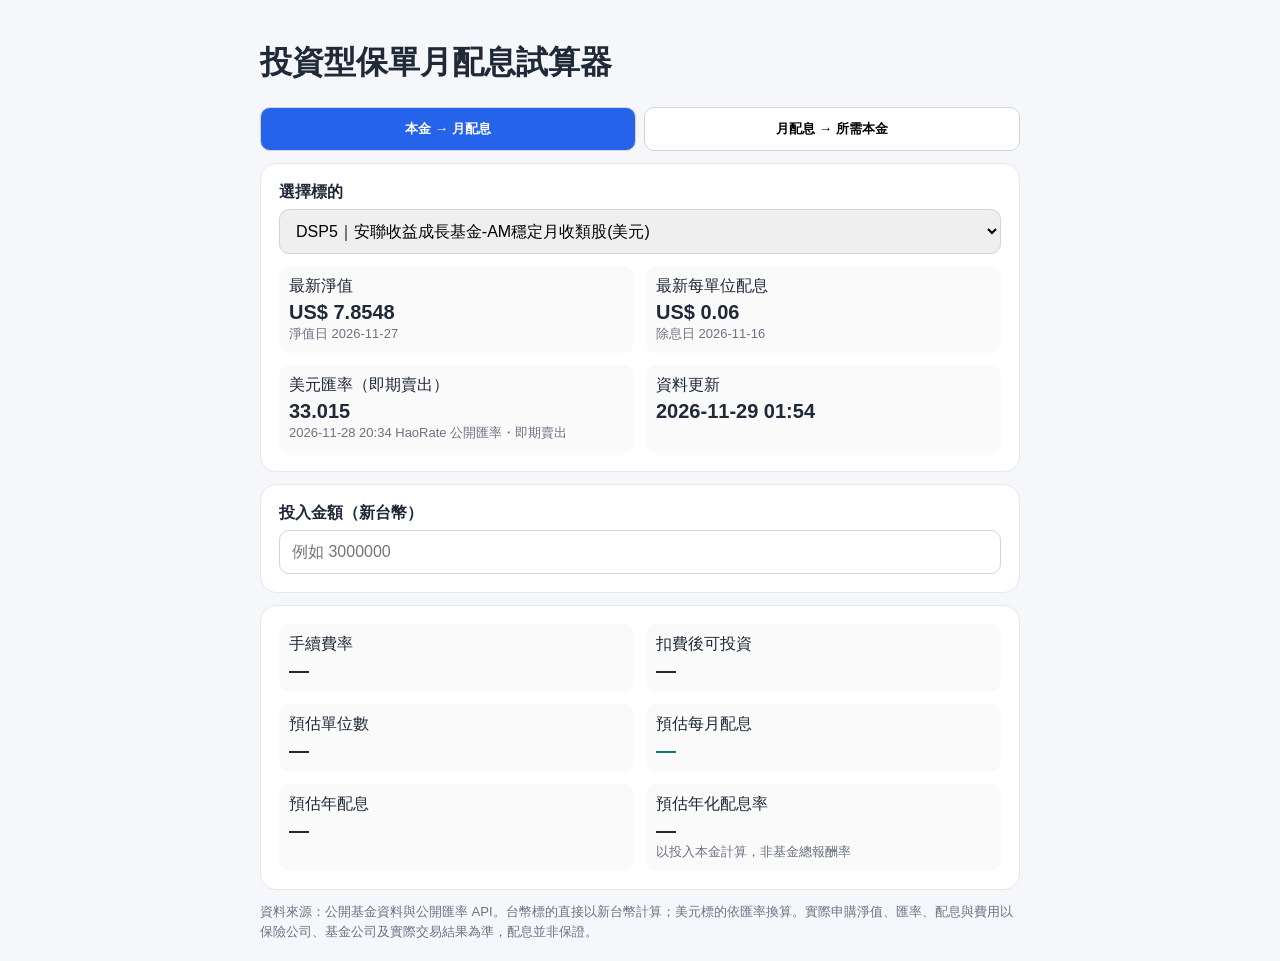
<file: tools/investment-income/index.html>
<!doctype html><html lang="zh-Hant"><head><meta charset="utf-8"><meta name="viewport" content="width=device-width,initial-scale=1"><title>投資型保單月配息試算器</title><style>body{font-family:-apple-system,BlinkMacSystemFont,"Segoe UI","Noto Sans TC",sans-serif;background:#f6f7fb;margin:0;color:#1f2937}.w{max-width:760px;margin:auto;padding:20px}.c{background:white;border:1px solid #e5e7eb;border-radius:16px;padding:18px;margin:12px 0}.g{display:grid;grid-template-columns:1fr 1fr;gap:12px}@media(max-width:650px){.g{grid-template-columns:1fr}}label{font-weight:700;display:block;margin-bottom:6px}input,select{width:100%;padding:12px;border:1px solid #d1d5db;border-radius:10px;font-size:16px;box-sizing:border-box}.tabs{display:grid;grid-template-columns:1fr 1fr;gap:8px}.tabs button{padding:12px;border-radius:10px;border:1px solid #d1d5db;background:white;font-weight:800}.tabs .a{background:#2563eb;color:white}.r{font-size:28px;font-weight:900;color:#0f766e}.muted{color:#6b7280;font-size:13px;line-height:1.5}.hidden{display:none}.kv{padding:10px;background:#fafafa;border-radius:10px}.kv b{display:block;font-size:20px;margin-top:4px}</style></head><body><div class="w"><h1>投資型保單月配息試算器</h1><div class="tabs"><button id="t1" class="a" onclick="mode('f')">本金 → 月配息</button><button id="t2" onclick="mode('r')">月配息 → 所需本金</button></div><div class="c"><label>選擇標的</label><select id="fund"></select><div class="g" style="margin-top:12px"><div class="kv">最新淨值<b id="navv">—</b><span class="muted" id="navd"></span></div><div class="kv">最新每單位配息<b id="distv">—</b><span class="muted" id="distd"></span></div><div class="kv" id="fxbox">美元匯率（即期賣出）<b id="fxv">—</b><span class="muted" id="fxd"></span></div><div class="kv">資料更新<b id="upd">—</b></div></div></div><section id="forward"><div class="c"><label>投入金額（新台幣）</label><input id="amt" type="number" placeholder="例如 3000000"></div><div class="c g"><div class="kv">手續費率<b id="fr">—</b></div><div class="kv">扣費後可投資<b id="net">—</b></div><div class="kv">預估單位數<b id="units">—</b></div><div class="kv">預估每月配息<b class="r" id="month">—</b></div><div class="kv">預估年配息<b id="yearIncome">—</b></div><div class="kv">預估年化配息率<b id="annualRate">—</b><span class="muted">以投入本金計算，非基金總報酬率</span></div></div></section><section id="reverse" class="hidden"><div class="c"><label>希望每月配息（新台幣）</label><input id="target" type="number" placeholder="例如 60000"></div><div class="c"><div class="muted">預估需要投入本金</div><div class="r" id="need">—</div><div class="g" style="margin-top:12px"><div class="kv">適用手續費率<b id="rfr">—</b></div><div class="kv">扣費後可投資<b id="rnet">—</b></div><div class="kv">預估年配息<b id="ryearIncome">—</b></div><div class="kv">預估年化配息率<b id="rannualRate">—</b><span class="muted">以所需本金計算，非基金總報酬率</span></div></div></div></section><div class="muted">資料來源：公開基金資料與公開匯率 API。台幣標的直接以新台幣計算；美元標的依匯率換算。實際申購淨值、匯率、配息與費用以保險公司、基金公司及實際交易結果為準，配息並非保證。</div></div><script>let D,F;const $=x=>document.getElementById(x),tiers=[[0,1999999,.05],[2000000,4999999,.04],[5000000,9999999,.03],[10000000,1e99,.02]];function fee(a){return tiers.find(x=>a>=x[0]&&a<=x[1])[2]}function money(x){return Number.isFinite(x)?'NT$ '+Math.round(x).toLocaleString('zh-TW'):'—'}function isTWD(){return (F?.currency||'USD')==='TWD'}function calc(){if(!F)return;let a=+$('amt').value;if(!(a>0)){['month','yearIncome','annualRate'].forEach(id=>$(id).textContent='—');return}let r=fee(a),net=a*(1-r),u,m;if(isTWD()){u=net/F.nav;m=u*F.distribution}else{let usd=net/D.fx.usd_twd_sell;u=usd/F.nav;m=u*F.distribution*D.fx.usd_twd_buy}let y=m*12,ar=y/a*100;$('fr').textContent=(r*100)+'%';$('net').textContent=money(net);$('units').textContent=u.toFixed(2);$('month').textContent=money(m);$('yearIncome').textContent=money(y);$('annualRate').textContent=ar.toFixed(2)+'%'}function rev(){if(!F)return;let t=+$('target').value;if(!(t>0)){['need','ryearIncome','rannualRate'].forEach(id=>$(id).textContent='—');return}let needNet=isTWD()?t*F.nav/F.distribution:t*F.nav*D.fx.usd_twd_sell/(F.distribution*D.fx.usd_twd_buy),best=Infinity,rr=0;for(const z of tiers){let g=Math.max(needNet/(1-z[2]),z[0]);if(g<=z[1]&&g<best){best=g;rr=z[2]}}let y=t*12,ar=y/best*100;$('need').textContent=money(best);$('rfr').textContent=(rr*100)+'%';$('rnet').textContent=money(best*(1-rr));$('ryearIncome').textContent=money(y);$('rannualRate').textContent=ar.toFixed(2)+'%'}function pick(){F=D.funds[$('fund').value];let twd=isTWD(),p=twd?'NT$ ':'US$ ';$('navv').textContent=p+F.nav;$('navd').textContent='淨值日 '+F.nav_date;$('distv').textContent=p+F.distribution;$('distd').textContent='除息日 '+F.distribution_date;if(twd){$('fxbox').firstChild.textContent='幣別換算';$('fxv').textContent='不需換匯';$('fxd').textContent='台幣標的，直接以新台幣計算'}else{$('fxbox').firstChild.textContent='美元匯率（即期賣出）';$('fxv').textContent=D.fx.usd_twd_sell.toFixed(3);$('fxd').textContent=(D.fx.updated_at||D.fx.date)+' '+(D.fx.source||'公開匯率')+'・即期賣出'}$('upd').textContent=D.funds_updated_at||D.updated_at;calc();rev()}function mode(m){$('forward').classList.toggle('hidden',m!=='f');$('reverse').classList.toggle('hidden',m!=='r');$('t1').classList.toggle('a',m==='f');$('t2').classList.toggle('a',m==='r')}fetch('data.json?'+Date.now()).then(r=>r.json()).then(d=>{D=d;for(const [k,v] of Object.entries(d.funds)){let o=document.createElement('option');o.value=k;o.textContent=k+'｜'+v.name;$('fund').appendChild(o)}pick()});$('fund').onchange=pick;$('amt').oninput=calc;$('target').oninput=rev;</script></body></html>
</file>
<file: css/style.css>
:root {
  --ink: #102033;
  --ink-2: #314155;
  --muted: #718096;
  --paper: #fbf7ef;
  --paper-deep: #efe4d3;
  --navy: #0d1b2a;
  --navy-2: #152a42;
  --blue: #1d4e89;
  --gold: #d9ad4f;
  --gold-2: #f4d77d;
  --green: #4f8f6b;
  --orange: #c87c35;
  --red: #b95858;
  --line: rgba(16, 32, 51, 0.12);
  --line-light: rgba(255, 255, 255, 0.16);
  --shadow: 0 24px 70px rgba(13, 27, 42, 0.18);
  --shadow-soft: 0 16px 48px rgba(13, 27, 42, 0.10);
  --radius-xl: 32px;
  --radius-lg: 24px;
  --radius-md: 18px;
  --radius-sm: 999px;
  --font: ui-sans-serif, -apple-system, BlinkMacSystemFont, "Segoe UI", "Noto Sans TC", "Microsoft JhengHei", sans-serif;
}

* { box-sizing: border-box; }
html { scroll-behavior: smooth; }
body {
  margin: 0;
  color: var(--ink);
  font-family: var(--font);
  background:
    radial-gradient(circle at top left, rgba(244, 215, 125, 0.26), transparent 32rem),
    linear-gradient(135deg, #fffaf2 0%, #f5ecdf 52%, #edf3f6 100%);
  min-height: 100vh;
  overflow-x: hidden;
}

a { color: inherit; text-decoration: none; }
button, input { font: inherit; }
button { cursor: pointer; }
svg { width: 1.2em; height: 1.2em; fill: currentColor; }
code { font-family: ui-monospace, SFMono-Regular, Menlo, Consolas, monospace; }
.container { width: min(1180px, calc(100% - 40px)); margin-inline: auto; }
.ambient { position: fixed; border-radius: 999px; pointer-events: none; filter: blur(6px); opacity: .72; z-index: -2; }
.ambient-one { width: 440px; height: 440px; top: -180px; right: -90px; background: rgba(217, 173, 79, .28); }
.ambient-two { width: 520px; height: 520px; bottom: -260px; left: -180px; background: rgba(29, 78, 137, .16); }

.site-header {
  position: relative;
  padding: 18px 0 42px;
  background:
    linear-gradient(180deg, rgba(13, 27, 42, 0.98), rgba(13, 27, 42, 0.94)),
    url("data:image/svg+xml,%3Csvg width='160' height='160' viewBox='0 0 160 160' xmlns='http://www.w3.org/2000/svg'%3E%3Cg fill='none' stroke='%23ffffff' stroke-opacity='.07'%3E%3Cpath d='M0 80h160M80 0v160'/%3E%3Ccircle cx='80' cy='80' r='52'/%3E%3C/g%3E%3C/svg%3E");
  color: #fff8e6;
  border-bottom-left-radius: 46px;
  border-bottom-right-radius: 46px;
  box-shadow: var(--shadow);
}

.topbar {
  width: min(1180px, calc(100% - 40px));
  margin: 0 auto;
  display: flex;
  align-items: center;
  justify-content: space-between;
  gap: 20px;
  padding: 12px 0 24px;
}
.brand { display: inline-flex; align-items: center; gap: 14px; }
.brand-mark {
  display: grid;
  place-items: center;
  width: 48px;
  height: 48px;
  border-radius: 16px;
  background: linear-gradient(135deg, var(--gold-2), #ad812c);
  color: var(--navy);
  font-weight: 900;
  letter-spacing: -0.04em;
  box-shadow: 0 12px 34px rgba(217, 173, 79, .26);
}
.brand-text { display: grid; gap: 2px; }
.brand-text strong { font-size: 1rem; letter-spacing: .02em; }
.brand-text small { color: rgba(255, 248, 230, .66); }
.topbar-actions { display: flex; gap: 10px; flex-wrap: wrap; justify-content: flex-end; }
.ghost-link {
  padding: 10px 14px;
  border: 1px solid var(--line-light);
  border-radius: var(--radius-sm);
  color: rgba(255, 248, 230, .82);
  transition: .2s ease;
}
.ghost-link:hover { background: rgba(255,255,255,.08); color: #fff; }

.hero {
  display: grid;
  grid-template-columns: minmax(0, 1.15fr) minmax(320px, .85fr);
  gap: 32px;
  align-items: end;
  padding: 34px 0 56px;
}
.eyebrow {
  color: var(--gold);
  margin: 0 0 10px;
  text-transform: uppercase;
  letter-spacing: .16em;
  font-size: .78rem;
  font-weight: 800;
}
.hero h1 {
  margin: 0;
  font-size: clamp(2.4rem, 5vw, 5rem);
  line-height: .98;
  letter-spacing: -0.06em;
  max-width: 870px;
}
.hero-text {
  color: rgba(255, 248, 230, .74);
  font-size: clamp(1rem, 2vw, 1.18rem);
  line-height: 1.85;
  max-width: 720px;
  margin: 24px 0 0;
}
.hero-actions { display: flex; gap: 12px; flex-wrap: wrap; margin-top: 32px; }
.primary-button, .secondary-button {
  display: inline-flex;
  align-items: center;
  justify-content: center;
  min-height: 48px;
  padding: 0 20px;
  border-radius: var(--radius-sm);
  font-weight: 800;
  transition: .2s ease;
}
.primary-button { background: linear-gradient(135deg, var(--gold-2), var(--gold)); color: var(--navy); }
.primary-button:hover { transform: translateY(-2px); box-shadow: 0 18px 34px rgba(217, 173, 79, .22); }
.secondary-button { border: 1px solid var(--line-light); color: rgba(255, 248, 230, .86); }
.secondary-button:hover { background: rgba(255,255,255,.08); color: #fff; }

.hero-panel {
  padding: 24px;
  border-radius: var(--radius-xl);
  background: linear-gradient(180deg, rgba(255,255,255,.14), rgba(255,255,255,.07));
  border: 1px solid rgba(255,255,255,.18);
  box-shadow: 0 30px 80px rgba(0,0,0,.18);
  backdrop-filter: blur(18px);
}
.panel-topline { display: flex; align-items: center; justify-content: space-between; gap: 16px; color: rgba(255,248,230,.72); }
.panel-topline strong { color: #fff8e6; font-size: 1.7rem; }
.progress-shell { height: 12px; background: rgba(255,255,255,.12); border-radius: 999px; overflow: hidden; margin: 18px 0 20px; }
.progress-shell span { display: block; height: 100%; width: 0%; border-radius: inherit; background: linear-gradient(90deg, var(--gold), var(--gold-2)); transition: width .5s ease; }
.metric-grid { display: grid; grid-template-columns: repeat(2, minmax(0,1fr)); gap: 12px; }
.metric {
  padding: 16px;
  border-radius: 20px;
  background: rgba(255,255,255,.10);
  border: 1px solid rgba(255,255,255,.12);
}
.metric b { display: block; color: #fff; font-size: 1.7rem; line-height: 1; }
.metric span { display: block; color: rgba(255,248,230,.66); margin-top: 8px; font-size: .86rem; }

.control-section { margin-top: -42px; position: sticky; top: 14px; z-index: 10; }
.control-card {
  display: grid;
  grid-template-columns: minmax(280px, 1fr) minmax(280px, .95fr);
  gap: 18px;
  align-items: end;
  padding: 20px;
  border-radius: var(--radius-xl);
  background: rgba(255, 252, 245, .84);
  border: 1px solid rgba(255,255,255,.86);
  box-shadow: var(--shadow-soft);
  backdrop-filter: blur(16px);
}
.search-box label, .filter-block p {
  display: block;
  margin: 0 0 10px;
  color: var(--ink-2);
  font-weight: 800;
}
.search-input-wrap {
  display: flex;
  align-items: center;
  gap: 10px;
  height: 52px;
  padding: 0 16px;
  border: 1px solid var(--line);
  border-radius: 18px;
  background: #fff;
}
.search-input-wrap svg { color: var(--muted); flex: 0 0 auto; }
.search-input-wrap input {
  border: 0;
  outline: 0;
  width: 100%;
  min-width: 0;
  color: var(--ink);
  background: transparent;
}
.chip-row { display: flex; gap: 8px; flex-wrap: wrap; }
.chip {
  border: 1px solid var(--line);
  background: rgba(255,255,255,.64);
  color: var(--ink-2);
  border-radius: var(--radius-sm);
  padding: 10px 13px;
  font-weight: 800;
  transition: .18s ease;
}
.chip:hover { transform: translateY(-1px); background: #fff; }
.chip.is-active { background: var(--navy); color: #fff8e6; border-color: var(--navy); }

.section-block { padding: 72px 0 0; }
.section-heading { margin-bottom: 24px; }
.section-heading h2 { margin: 0; font-size: clamp(1.8rem, 3vw, 3rem); letter-spacing: -0.045em; }
.section-heading p:not(.eyebrow) { color: var(--muted); margin: 10px 0 0; line-height: 1.7; }
.split-heading { display: flex; align-items: end; justify-content: space-between; gap: 20px; }
.text-button { border: 0; background: transparent; color: var(--blue); font-weight: 900; padding: 12px 4px; }

.path-grid {
  display: grid;
  grid-template-columns: repeat(3, minmax(0, 1fr));
  gap: 16px;
}
.path-card {
  position: relative;
  padding: 22px;
  border-radius: var(--radius-lg);
  background: rgba(255,255,255,.70);
  border: 1px solid rgba(255,255,255,.82);
  box-shadow: 0 10px 30px rgba(13, 27, 42, .08);
  transition: .2s ease;
  overflow: hidden;
}
.path-card::after {
  content: "";
  position: absolute;
  inset: auto -30px -44px auto;
  width: 120px;
  height: 120px;
  border-radius: 999px;
  background: currentColor;
  opacity: .10;
}
.path-card:hover { transform: translateY(-3px); box-shadow: var(--shadow-soft); }
.path-card.is-active { outline: 2px solid var(--navy); background: #fff; }
.path-icon {
  display: grid;
  place-items: center;
  width: 46px;
  height: 46px;
  border-radius: 16px;
  background: rgba(13,27,42,.06);
  font-size: 1.4rem;
  margin-bottom: 16px;
}
.path-card h3 { margin: 0; font-size: 1.08rem; }
.path-card p { color: var(--muted); line-height: 1.65; margin: 8px 0 16px; }
.path-meta { display: inline-flex; padding: 7px 11px; border-radius: 999px; background: rgba(13,27,42,.06); color: var(--ink-2); font-size: .84rem; font-weight: 900; }

.course-mount { display: grid; gap: 34px; }
.month-section {
  display: grid;
  grid-template-columns: 150px minmax(0, 1fr);
  gap: 18px;
}
.month-label {
  position: sticky;
  top: 150px;
  align-self: start;
  padding: 18px;
  border-radius: var(--radius-lg);
  background: var(--navy);
  color: #fff8e6;
  box-shadow: 0 18px 48px rgba(13, 27, 42, .18);
}
.month-label strong { display: block; font-size: 2rem; line-height: 1; letter-spacing: -.06em; }
.month-label span { display: block; color: rgba(255,248,230,.62); margin-top: 8px; }
.course-grid { display: grid; grid-template-columns: repeat(2, minmax(0, 1fr)); gap: 18px; }
.course-card {
  position: relative;
  min-height: 100%;
  border-radius: var(--radius-xl);
  padding: 22px;
  background:
    linear-gradient(180deg, rgba(255,255,255,.88), rgba(255,255,255,.70));
  border: 1px solid rgba(255,255,255,.88);
  box-shadow: 0 15px 46px rgba(13, 27, 42, .09);
  display: flex;
  flex-direction: column;
  gap: 16px;
  transition: .2s ease;
  overflow: hidden;
}
.course-card::before {
  content: "";
  position: absolute;
  inset: 0 0 auto 0;
  height: 4px;
  background: linear-gradient(90deg, var(--gold), transparent);
}
.course-card:hover { transform: translateY(-3px); box-shadow: var(--shadow-soft); }
.course-topline { display: flex; align-items: flex-start; justify-content: space-between; gap: 14px; }
.date-pill {
  display: inline-grid;
  place-items: center;
  min-width: 62px;
  height: 62px;
  padding: 0 10px;
  border-radius: 22px;
  background: #f6efe2;
  color: var(--navy);
  font-weight: 950;
  letter-spacing: -.02em;
}
.status-badge {
  display: inline-flex;
  align-items: center;
  gap: 6px;
  border-radius: 999px;
  padding: 8px 11px;
  font-size: .82rem;
  font-weight: 950;
  white-space: nowrap;
}
.status-badge::before { content: ""; width: 8px; height: 8px; border-radius: 50%; background: currentColor; }
.status-ready { background: rgba(217, 173, 79, .20); color: #8a5a08; }
.status-done { background: rgba(79, 143, 107, .12); color: var(--green); }
.status-next { background: rgba(217, 173, 79, .18); color: #9b6a10; }
.status-planned { background: rgba(29, 78, 137, .10); color: var(--blue); }
.course-title { margin: 0; font-size: 1.34rem; line-height: 1.28; letter-spacing: -.035em; }
.course-speaker { margin: 7px 0 0; color: var(--muted); font-weight: 700; }
.course-desc { color: var(--ink-2); line-height: 1.7; margin: 0; }
.tag-row { display: flex; gap: 7px; flex-wrap: wrap; margin-top: auto; }
.tag { display: inline-flex; border-radius: 999px; background: rgba(13, 27, 42, .06); color: var(--ink-2); padding: 7px 10px; font-size: .8rem; font-weight: 850; }
.course-footer { display: flex; align-items: center; justify-content: space-between; gap: 12px; padding-top: 4px; }
.ability-label { color: var(--muted); font-size: .86rem; font-weight: 850; }
.course-link {
  display: inline-flex;
  align-items: center;
  justify-content: center;
  min-height: 40px;
  padding: 0 14px;
  border-radius: 999px;
  background: var(--navy);
  color: #fff8e6;
  font-weight: 900;
  white-space: nowrap;
}
.course-link.is-disabled { background: rgba(13,27,42,.08); color: var(--muted); pointer-events: none; }
.empty-state {
  padding: 46px;
  text-align: center;
  border-radius: var(--radius-xl);
  background: rgba(255,255,255,.72);
  border: 1px solid rgba(255,255,255,.84);
  color: var(--muted);
}
.empty-state strong { display: block; color: var(--ink); font-size: 1.4rem; margin-bottom: 8px; }

.edit-guide { padding-bottom: 78px; }
.guide-card {
  display: grid;
  grid-template-columns: minmax(0, .9fr) minmax(320px, 1.1fr);
  gap: 24px;
  align-items: center;
  padding: 28px;
  border-radius: var(--radius-xl);
  background: var(--navy);
  color: #fff8e6;
  box-shadow: var(--shadow);
}
.guide-card h2 { margin: 0; font-size: clamp(1.7rem, 3vw, 2.6rem); letter-spacing: -.045em; }
.guide-card p { color: rgba(255,248,230,.72); line-height: 1.75; }
.guide-card code { color: #fff; background: rgba(255,255,255,.10); border-radius: 6px; padding: .12em .35em; }
.guide-card pre {
  margin: 0;
  white-space: pre-wrap;
  overflow: auto;
  padding: 22px;
  border-radius: 22px;
  background: rgba(0,0,0,.24);
  border: 1px solid rgba(255,255,255,.12);
  color: rgba(255,248,230,.86);
}

.site-footer { padding: 26px 0 40px; color: var(--muted); }
.footer-inner { display: flex; justify-content: space-between; gap: 20px; flex-wrap: wrap; border-top: 1px solid var(--line); padding-top: 22px; }
.footer-inner p { margin: 0; }

@media (max-width: 960px) {
  .hero { grid-template-columns: 1fr; }
  .control-section { position: static; margin-top: -36px; }
  .control-card { grid-template-columns: 1fr; }
  .path-grid { grid-template-columns: repeat(2, minmax(0, 1fr)); }
  .month-section { grid-template-columns: 1fr; }
  .month-label { position: static; display: flex; align-items: center; justify-content: space-between; }
  .course-grid { grid-template-columns: 1fr; }
  .guide-card { grid-template-columns: 1fr; }
}

@media (max-width: 640px) {
  .container, .topbar { width: min(100% - 24px, 1180px); }
  .site-header { border-bottom-left-radius: 30px; border-bottom-right-radius: 30px; }
  .topbar { align-items: flex-start; }
  .brand-text small { display: none; }
  .topbar-actions { display: none; }
  .hero { padding-top: 20px; }
  .hero h1 { font-size: 2.5rem; }
  .hero-actions a { width: 100%; }
  .metric-grid, .path-grid { grid-template-columns: 1fr; }
  .control-card, .hero-panel, .course-card, .guide-card { border-radius: 24px; }
  .split-heading { align-items: flex-start; flex-direction: column; }
  .course-topline { align-items: flex-start; }
  .course-footer { align-items: stretch; flex-direction: column; }
  .course-link { width: 100%; }
}
</file>
